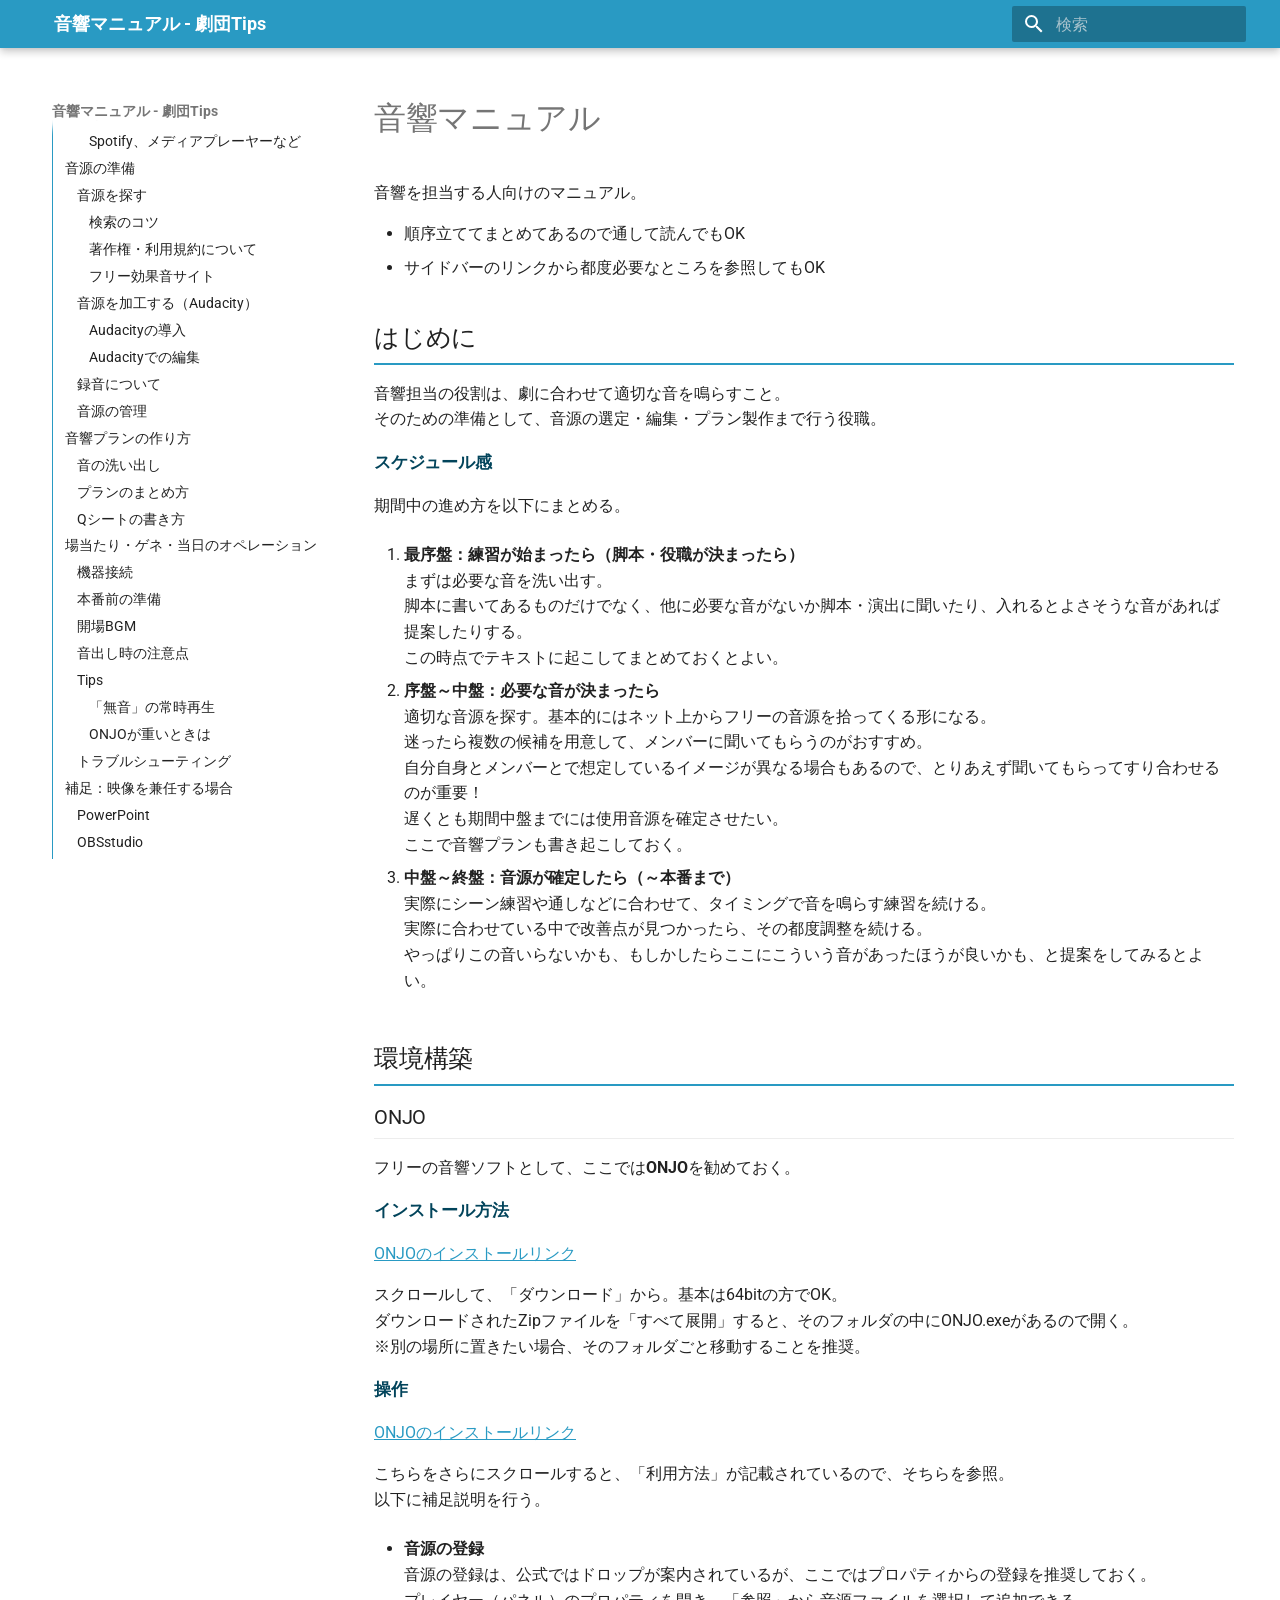
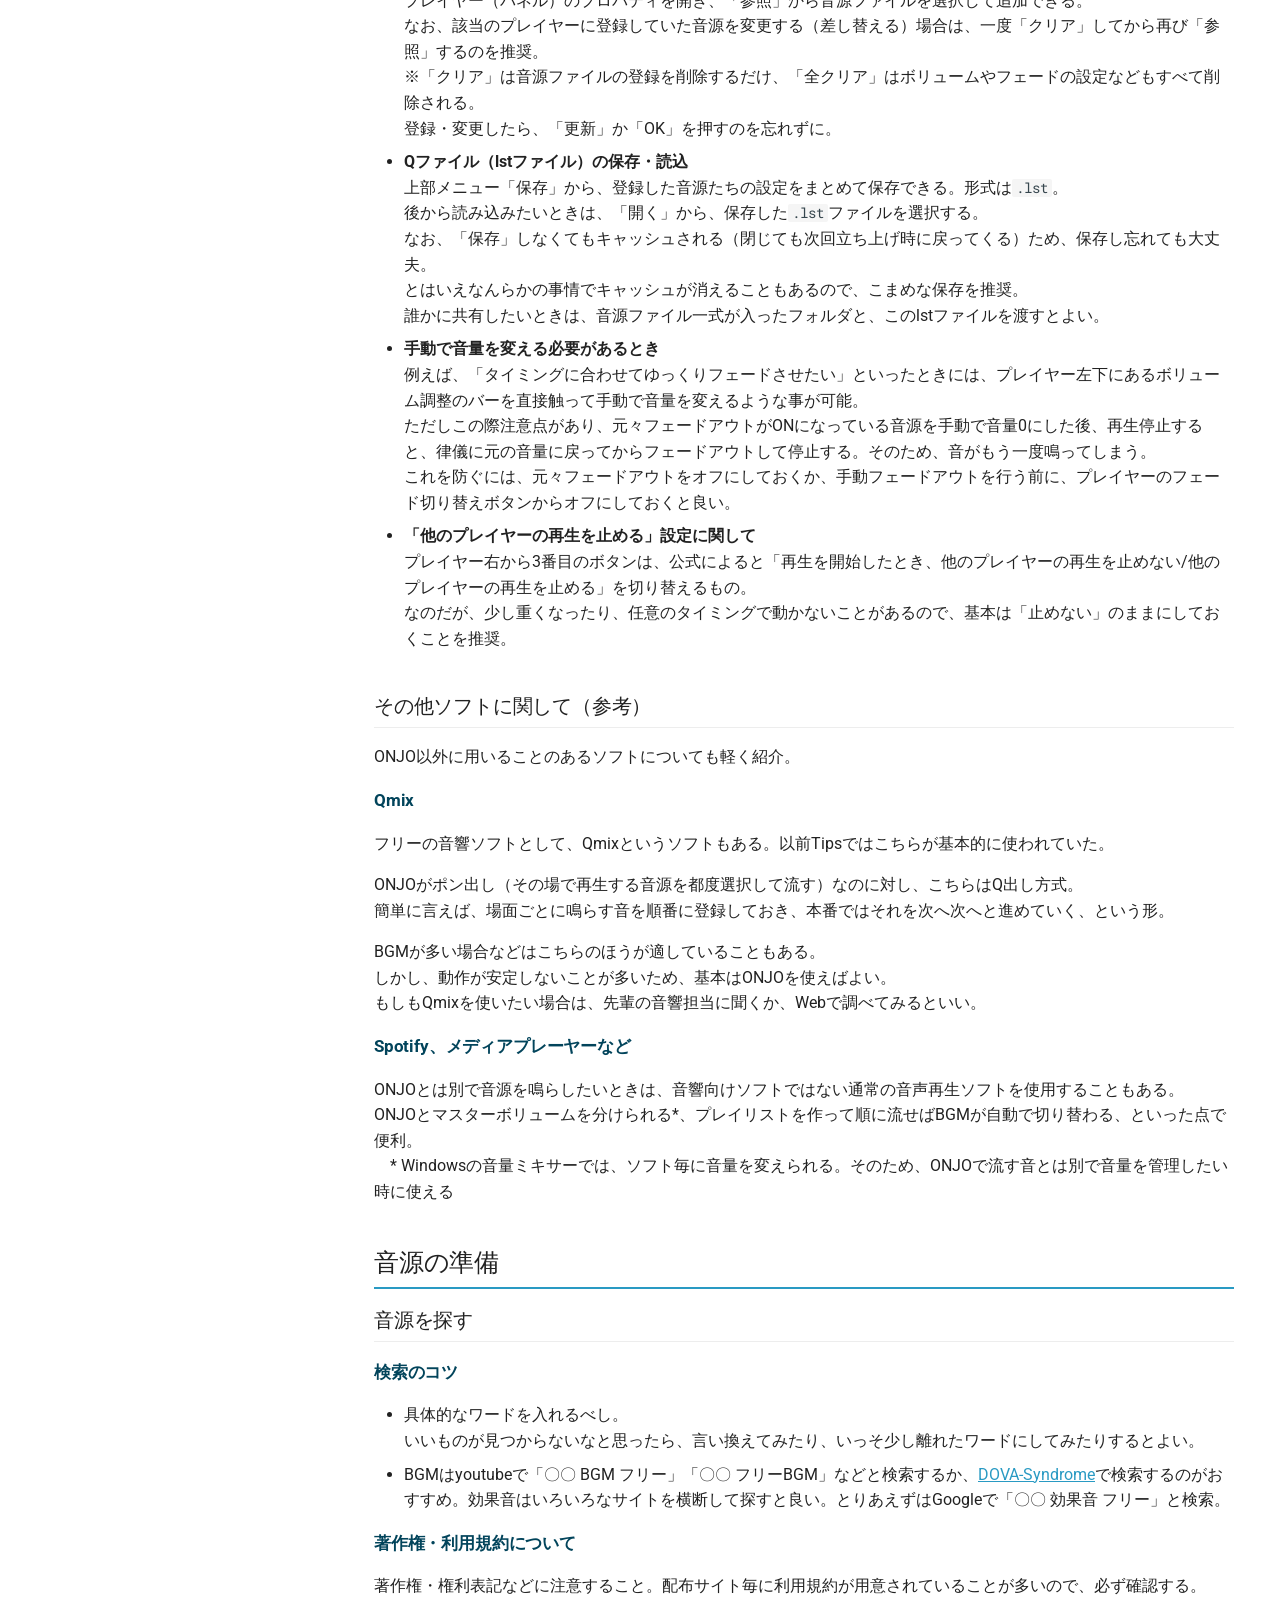
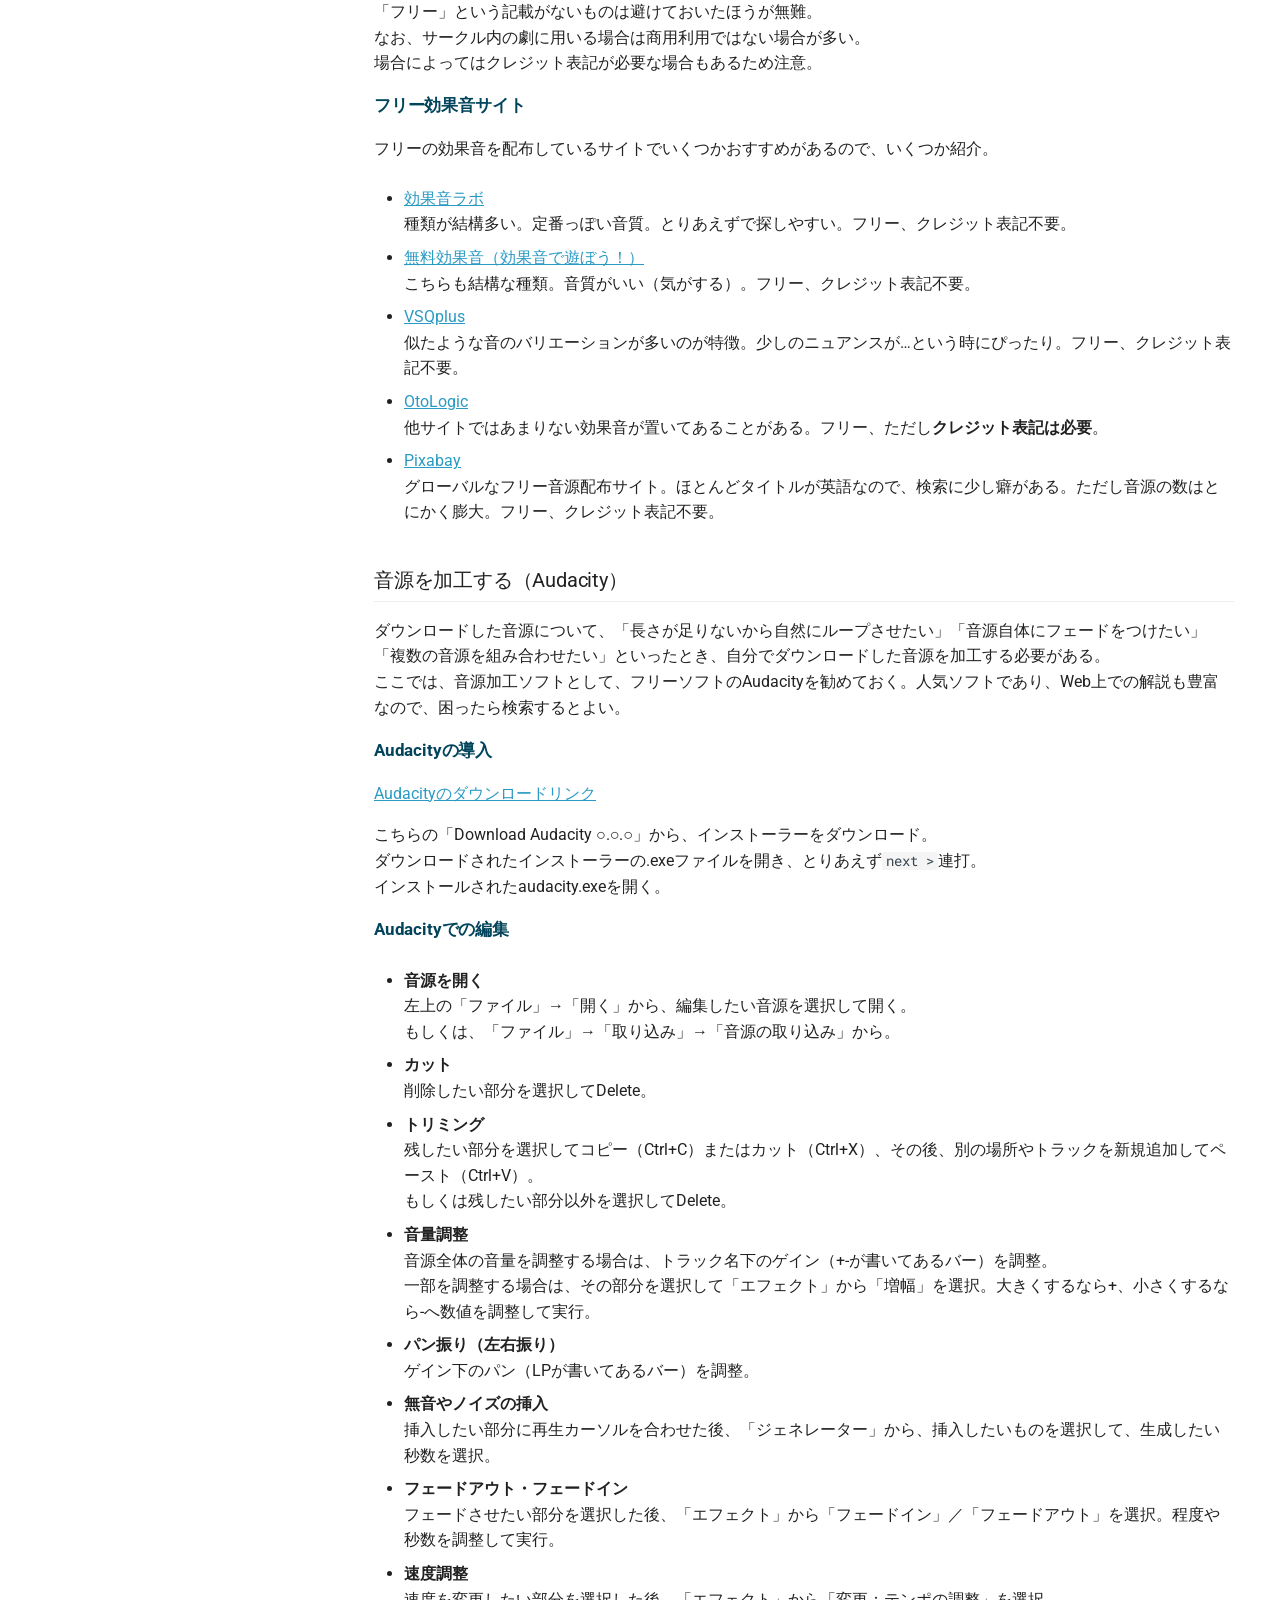
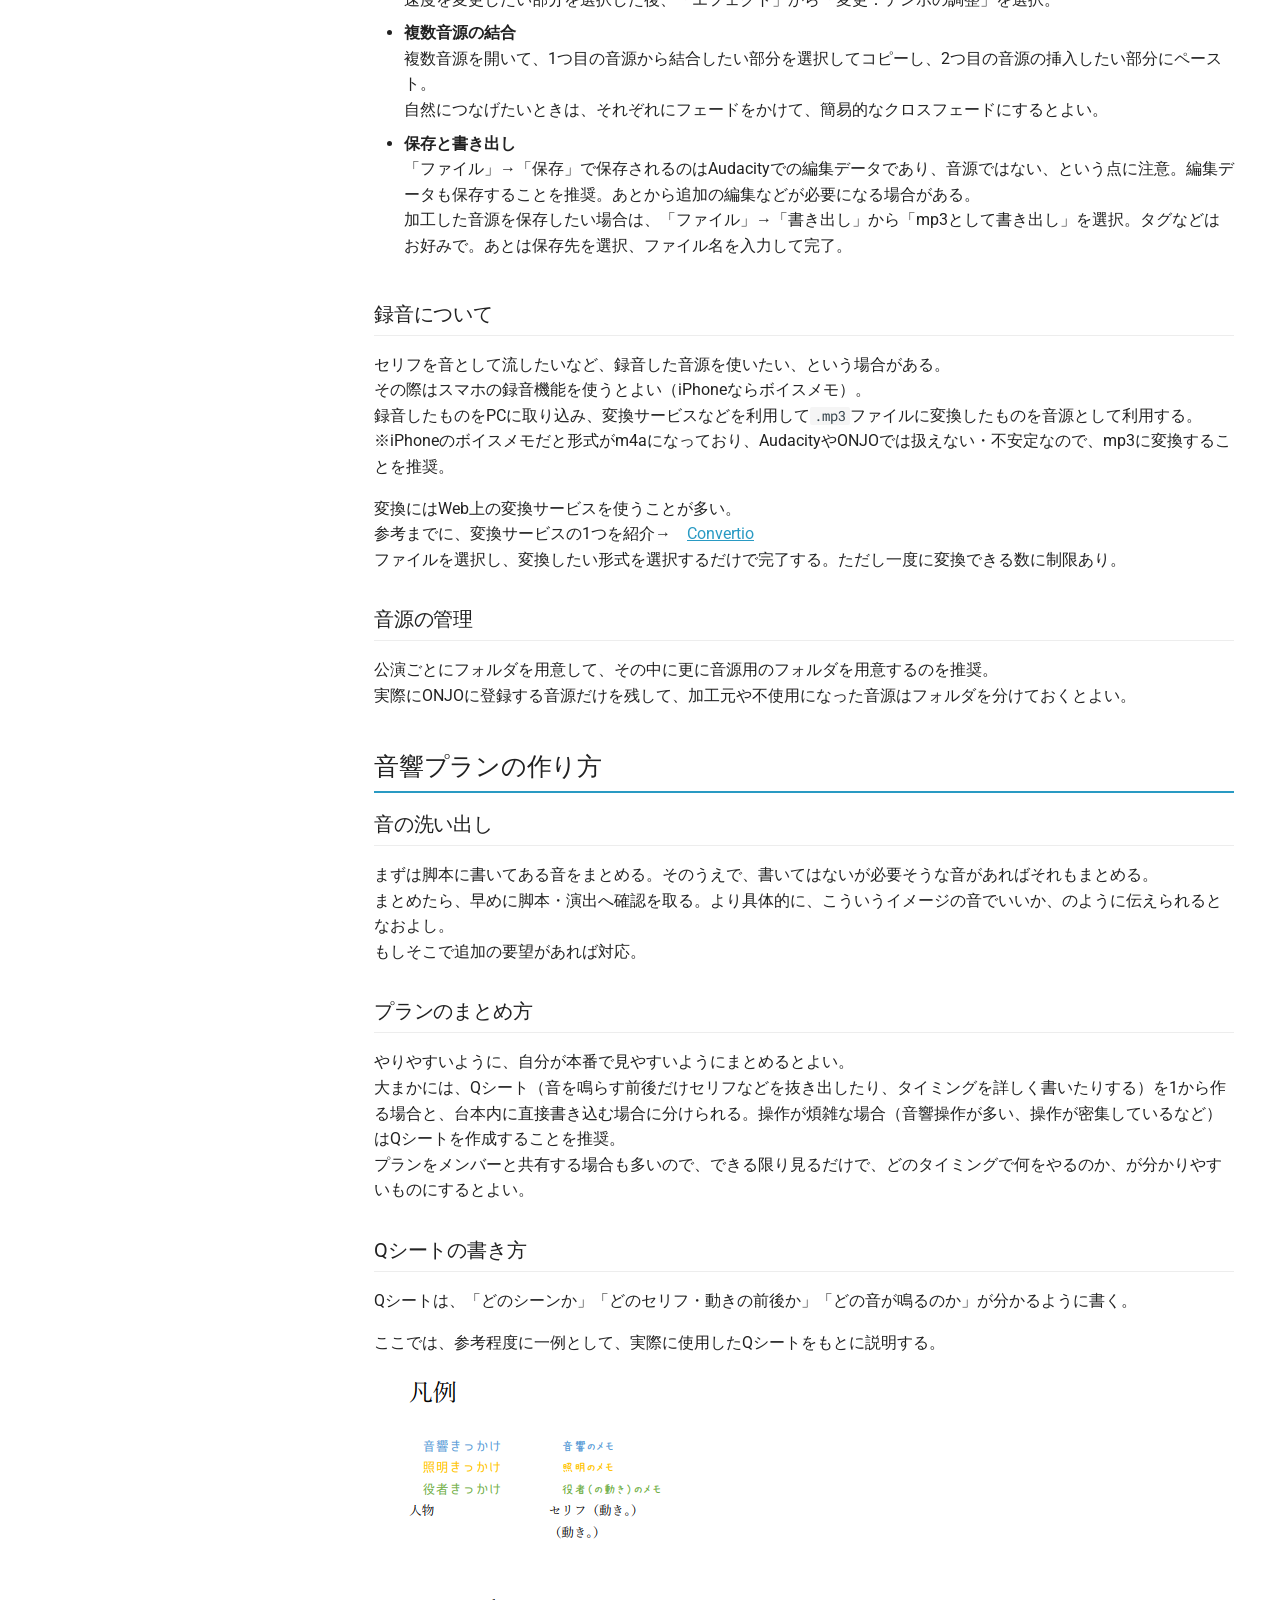
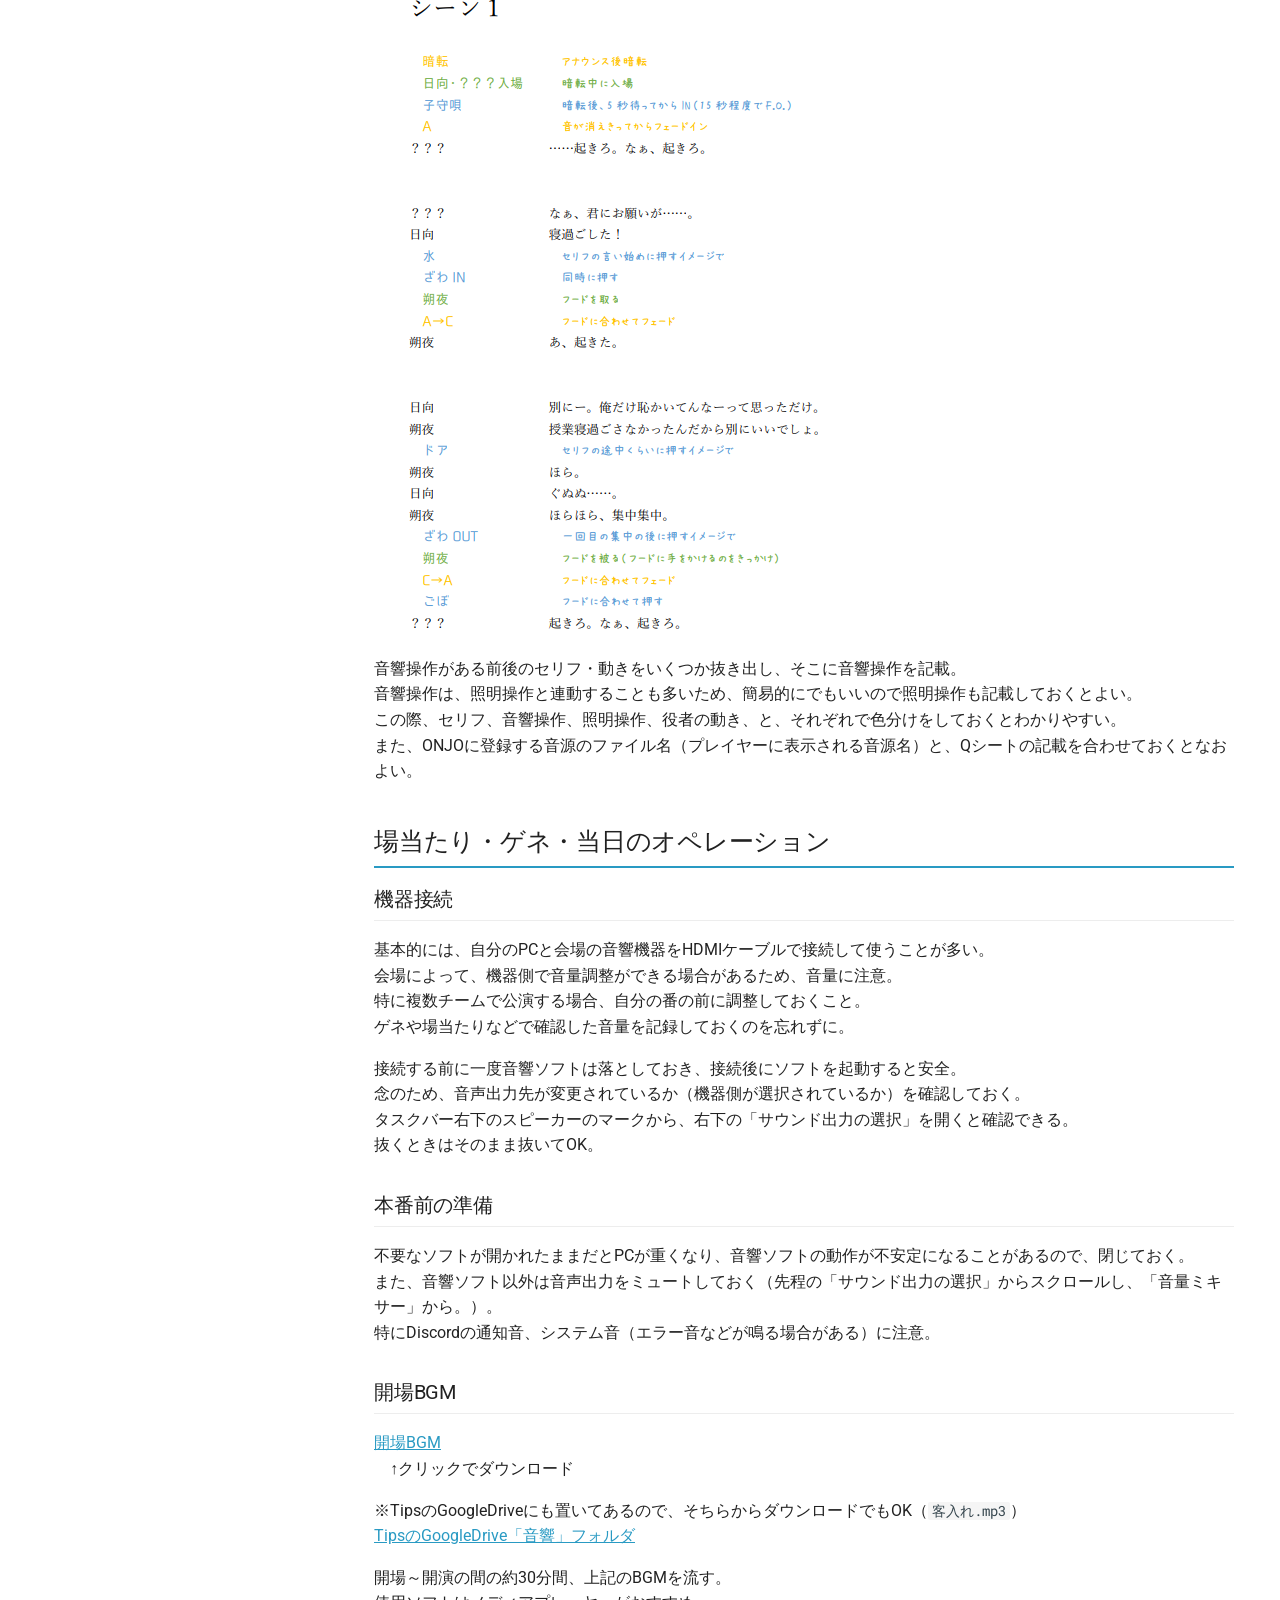
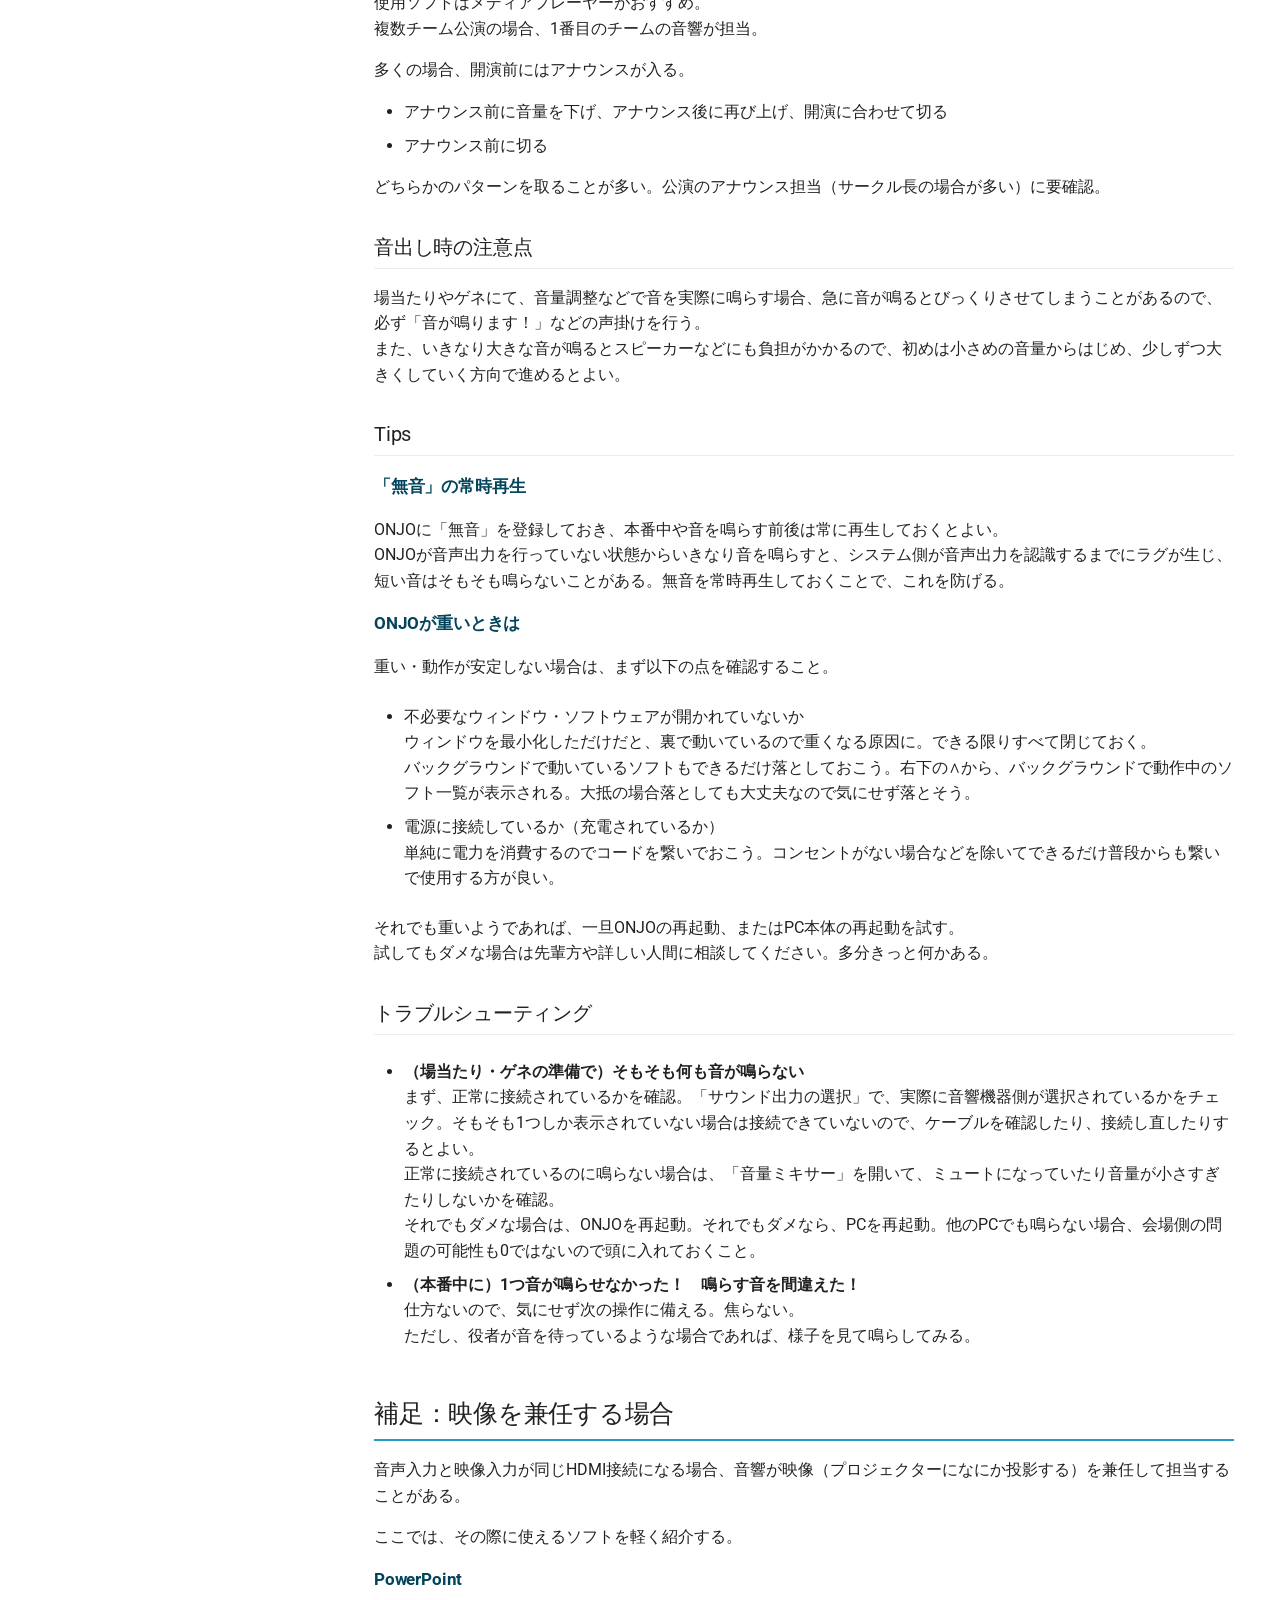
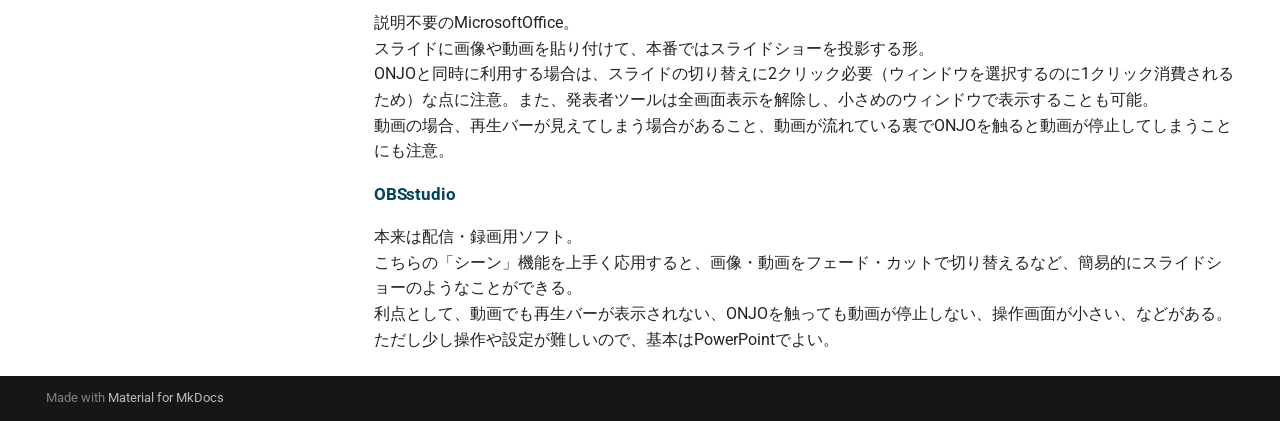
<file: index.html>
<!doctype html>
<html lang="ja" class="no-js">
  <head>
    
      <meta charset="utf-8">
      <meta name="viewport" content="width=device-width,initial-scale=1">
      
      
      
      
      
      
        
      
      
      <link rel="icon" href="assets/images/favicon.png">
      <meta name="generator" content="mkdocs-1.6.1, mkdocs-material-9.7.6">
    
    
      
        <title>音響マニュアル - 劇団Tips</title>
      
    
    
      <link rel="stylesheet" href="assets/stylesheets/main.484c7ddc.min.css">
      
      


    
    
      
    
    
      
        
        
        <link rel="preconnect" href="https://fonts.gstatic.com" crossorigin>
        <link rel="stylesheet" href="https://fonts.googleapis.com/css?family=Roboto:300,300i,400,400i,700,700i%7CRoboto+Mono:400,400i,700,700i&display=fallback">
        <style>:root{--md-text-font:"Roboto";--md-code-font:"Roboto Mono"}</style>
      
    
    
      <link rel="stylesheet" href="stylesheets/extra.css">
    
    <script>__md_scope=new URL(".",location),__md_hash=e=>[...e].reduce(((e,_)=>(e<<5)-e+_.charCodeAt(0)),0),__md_get=(e,_=localStorage,t=__md_scope)=>JSON.parse(_.getItem(t.pathname+"."+e)),__md_set=(e,_,t=localStorage,a=__md_scope)=>{try{t.setItem(a.pathname+"."+e,JSON.stringify(_))}catch(e){}}</script>
    
      

    
    
<meta property="og:title" content="音響マニュアル - 劇団Tips" />
<meta property="og:description" content="劇団Tipsの音響担当向けマニュアル" />
<meta property="og:type" content="website" />
<meta property="og:url" content="https://rainbowstar2400.github.io/リポジトリ名/" />

  </head>
  
  
    <body dir="ltr">
  
    
    <input class="md-toggle" data-md-toggle="drawer" type="checkbox" id="__drawer" autocomplete="off">
    <input class="md-toggle" data-md-toggle="search" type="checkbox" id="__search" autocomplete="off">
    <label class="md-overlay" for="__drawer"></label>
    <div data-md-component="skip">
      
        
        <a href="#_1" class="md-skip">
          コンテンツにスキップ
        </a>
      
    </div>
    <div data-md-component="announce">
      
    </div>
    
    
      

  

<header class="md-header md-header--shadow" data-md-component="header">
  <nav class="md-header__inner md-grid" aria-label="ヘッダー">
    <a href="." title="音響マニュアル - 劇団Tips" class="md-header__button md-logo" aria-label="音響マニュアル - 劇団Tips" data-md-component="logo">
      
  
  <svg xmlns="http://www.w3.org/2000/svg" viewBox="0 0 24 24"><path d="M12 8a3 3 0 0 0 3-3 3 3 0 0 0-3-3 3 3 0 0 0-3 3 3 3 0 0 0 3 3m0 3.54C9.64 9.35 6.5 8 3 8v11c3.5 0 6.64 1.35 9 3.54 2.36-2.19 5.5-3.54 9-3.54V8c-3.5 0-6.64 1.35-9 3.54"/></svg>

    </a>
    <label class="md-header__button md-icon" for="__drawer">
      
      <svg xmlns="http://www.w3.org/2000/svg" viewBox="0 0 24 24"><path d="M3 6h18v2H3zm0 5h18v2H3zm0 5h18v2H3z"/></svg>
    </label>
    <div class="md-header__title" data-md-component="header-title">
      <div class="md-header__ellipsis">
        <div class="md-header__topic">
          <span class="md-ellipsis">
            音響マニュアル - 劇団Tips
          </span>
        </div>
        <div class="md-header__topic" data-md-component="header-topic">
          <span class="md-ellipsis">
            
              音響マニュアル
            
          </span>
        </div>
      </div>
    </div>
    
    
      <script>var palette=__md_get("__palette");if(palette&&palette.color){if("(prefers-color-scheme)"===palette.color.media){var media=matchMedia("(prefers-color-scheme: light)"),input=document.querySelector(media.matches?"[data-md-color-media='(prefers-color-scheme: light)']":"[data-md-color-media='(prefers-color-scheme: dark)']");palette.color.media=input.getAttribute("data-md-color-media"),palette.color.scheme=input.getAttribute("data-md-color-scheme"),palette.color.primary=input.getAttribute("data-md-color-primary"),palette.color.accent=input.getAttribute("data-md-color-accent")}for(var[key,value]of Object.entries(palette.color))document.body.setAttribute("data-md-color-"+key,value)}</script>
    
    
    
      
      
        <label class="md-header__button md-icon" for="__search">
          
          <svg xmlns="http://www.w3.org/2000/svg" viewBox="0 0 24 24"><path d="M9.5 3A6.5 6.5 0 0 1 16 9.5c0 1.61-.59 3.09-1.56 4.23l.27.27h.79l5 5-1.5 1.5-5-5v-.79l-.27-.27A6.52 6.52 0 0 1 9.5 16 6.5 6.5 0 0 1 3 9.5 6.5 6.5 0 0 1 9.5 3m0 2C7 5 5 7 5 9.5S7 14 9.5 14 14 12 14 9.5 12 5 9.5 5"/></svg>
        </label>
        <div class="md-search" data-md-component="search" role="dialog">
  <label class="md-search__overlay" for="__search"></label>
  <div class="md-search__inner" role="search">
    <form class="md-search__form" name="search">
      <input type="text" class="md-search__input" name="query" aria-label="検索" placeholder="検索" autocapitalize="off" autocorrect="off" autocomplete="off" spellcheck="false" data-md-component="search-query" required>
      <label class="md-search__icon md-icon" for="__search">
        
        <svg xmlns="http://www.w3.org/2000/svg" viewBox="0 0 24 24"><path d="M9.5 3A6.5 6.5 0 0 1 16 9.5c0 1.61-.59 3.09-1.56 4.23l.27.27h.79l5 5-1.5 1.5-5-5v-.79l-.27-.27A6.52 6.52 0 0 1 9.5 16 6.5 6.5 0 0 1 3 9.5 6.5 6.5 0 0 1 9.5 3m0 2C7 5 5 7 5 9.5S7 14 9.5 14 14 12 14 9.5 12 5 9.5 5"/></svg>
        
        <svg xmlns="http://www.w3.org/2000/svg" viewBox="0 0 24 24"><path d="M20 11v2H8l5.5 5.5-1.42 1.42L4.16 12l7.92-7.92L13.5 5.5 8 11z"/></svg>
      </label>
      <nav class="md-search__options" aria-label="検索">
        
        <button type="reset" class="md-search__icon md-icon" title="クリア" aria-label="クリア" tabindex="-1">
          
          <svg xmlns="http://www.w3.org/2000/svg" viewBox="0 0 24 24"><path d="M19 6.41 17.59 5 12 10.59 6.41 5 5 6.41 10.59 12 5 17.59 6.41 19 12 13.41 17.59 19 19 17.59 13.41 12z"/></svg>
        </button>
      </nav>
      
        <div class="md-search__suggest" data-md-component="search-suggest"></div>
      
    </form>
    <div class="md-search__output">
      <div class="md-search__scrollwrap" tabindex="0" data-md-scrollfix>
        <div class="md-search-result" data-md-component="search-result">
          <div class="md-search-result__meta">
            検索を初期化
          </div>
          <ol class="md-search-result__list" role="presentation"></ol>
        </div>
      </div>
    </div>
  </div>
</div>
      
    
    
  </nav>
  
</header>
    
    <div class="md-container" data-md-component="container">
      
      
        
          
        
      
      <main class="md-main" data-md-component="main">
        <div class="md-main__inner md-grid">
          
            
              
              <div class="md-sidebar md-sidebar--primary" data-md-component="sidebar" data-md-type="navigation" >
                <div class="md-sidebar__scrollwrap">
                  <div class="md-sidebar__inner">
                    



  

<nav class="md-nav md-nav--primary md-nav--integrated" aria-label="ナビゲーション" data-md-level="0">
  <label class="md-nav__title" for="__drawer">
    <a href="." title="音響マニュアル - 劇団Tips" class="md-nav__button md-logo" aria-label="音響マニュアル - 劇団Tips" data-md-component="logo">
      
  
  <svg xmlns="http://www.w3.org/2000/svg" viewBox="0 0 24 24"><path d="M12 8a3 3 0 0 0 3-3 3 3 0 0 0-3-3 3 3 0 0 0-3 3 3 3 0 0 0 3 3m0 3.54C9.64 9.35 6.5 8 3 8v11c3.5 0 6.64 1.35 9 3.54 2.36-2.19 5.5-3.54 9-3.54V8c-3.5 0-6.64 1.35-9 3.54"/></svg>

    </a>
    音響マニュアル - 劇団Tips
  </label>
  
  <ul class="md-nav__list" data-md-scrollfix>
    
      
      
  
  
    
  
  
  
    <li class="md-nav__item md-nav__item--active">
      
      <input class="md-nav__toggle md-toggle" type="checkbox" id="__toc">
      
      
        
      
      
        <label class="md-nav__link md-nav__link--active" for="__toc">
          
  
  
  <span class="md-ellipsis">
    
  
    音響マニュアル
  

    
  </span>
  
  

          <span class="md-nav__icon md-icon"></span>
        </label>
      
      <a href="." class="md-nav__link md-nav__link--active">
        
  
  
  <span class="md-ellipsis">
    
  
    音響マニュアル
  

    
  </span>
  
  

      </a>
      
        

<nav class="md-nav md-nav--secondary" aria-label="目次">
  
  
  
    
  
  
    <label class="md-nav__title" for="__toc">
      <span class="md-nav__icon md-icon"></span>
      目次
    </label>
    <ul class="md-nav__list" data-md-component="toc" data-md-scrollfix>
      
        <li class="md-nav__item">
  <a href="#_2" class="md-nav__link">
    <span class="md-ellipsis">
      
        はじめに
      
    </span>
  </a>
  
    <nav class="md-nav" aria-label="はじめに">
      <ul class="md-nav__list">
        
          <li class="md-nav__item">
  <a href="#_3" class="md-nav__link">
    <span class="md-ellipsis">
      
        スケジュール感
      
    </span>
  </a>
  
</li>
        
      </ul>
    </nav>
  
</li>
      
        <li class="md-nav__item">
  <a href="#_4" class="md-nav__link">
    <span class="md-ellipsis">
      
        環境構築
      
    </span>
  </a>
  
    <nav class="md-nav" aria-label="環境構築">
      <ul class="md-nav__list">
        
          <li class="md-nav__item">
  <a href="#onjo" class="md-nav__link">
    <span class="md-ellipsis">
      
        ONJO
      
    </span>
  </a>
  
    <nav class="md-nav" aria-label="ONJO">
      <ul class="md-nav__list">
        
          <li class="md-nav__item">
  <a href="#_5" class="md-nav__link">
    <span class="md-ellipsis">
      
        インストール方法
      
    </span>
  </a>
  
</li>
        
          <li class="md-nav__item">
  <a href="#_6" class="md-nav__link">
    <span class="md-ellipsis">
      
        操作
      
    </span>
  </a>
  
</li>
        
      </ul>
    </nav>
  
</li>
        
          <li class="md-nav__item">
  <a href="#_7" class="md-nav__link">
    <span class="md-ellipsis">
      
        その他ソフトに関して（参考）
      
    </span>
  </a>
  
    <nav class="md-nav" aria-label="その他ソフトに関して（参考）">
      <ul class="md-nav__list">
        
          <li class="md-nav__item">
  <a href="#qmix" class="md-nav__link">
    <span class="md-ellipsis">
      
        Qmix
      
    </span>
  </a>
  
</li>
        
          <li class="md-nav__item">
  <a href="#spotify" class="md-nav__link">
    <span class="md-ellipsis">
      
        Spotify、メディアプレーヤーなど
      
    </span>
  </a>
  
</li>
        
      </ul>
    </nav>
  
</li>
        
      </ul>
    </nav>
  
</li>
      
        <li class="md-nav__item">
  <a href="#_8" class="md-nav__link">
    <span class="md-ellipsis">
      
        音源の準備
      
    </span>
  </a>
  
    <nav class="md-nav" aria-label="音源の準備">
      <ul class="md-nav__list">
        
          <li class="md-nav__item">
  <a href="#_9" class="md-nav__link">
    <span class="md-ellipsis">
      
        音源を探す
      
    </span>
  </a>
  
    <nav class="md-nav" aria-label="音源を探す">
      <ul class="md-nav__list">
        
          <li class="md-nav__item">
  <a href="#_10" class="md-nav__link">
    <span class="md-ellipsis">
      
        検索のコツ
      
    </span>
  </a>
  
</li>
        
          <li class="md-nav__item">
  <a href="#_11" class="md-nav__link">
    <span class="md-ellipsis">
      
        著作権・利用規約について
      
    </span>
  </a>
  
</li>
        
          <li class="md-nav__item">
  <a href="#_12" class="md-nav__link">
    <span class="md-ellipsis">
      
        フリー効果音サイト
      
    </span>
  </a>
  
</li>
        
      </ul>
    </nav>
  
</li>
        
          <li class="md-nav__item">
  <a href="#audacity" class="md-nav__link">
    <span class="md-ellipsis">
      
        音源を加工する（Audacity）
      
    </span>
  </a>
  
    <nav class="md-nav" aria-label="音源を加工する（Audacity）">
      <ul class="md-nav__list">
        
          <li class="md-nav__item">
  <a href="#audacity_1" class="md-nav__link">
    <span class="md-ellipsis">
      
        Audacityの導入
      
    </span>
  </a>
  
</li>
        
          <li class="md-nav__item">
  <a href="#audacity_2" class="md-nav__link">
    <span class="md-ellipsis">
      
        Audacityでの編集
      
    </span>
  </a>
  
</li>
        
      </ul>
    </nav>
  
</li>
        
          <li class="md-nav__item">
  <a href="#_13" class="md-nav__link">
    <span class="md-ellipsis">
      
        録音について
      
    </span>
  </a>
  
</li>
        
          <li class="md-nav__item">
  <a href="#_14" class="md-nav__link">
    <span class="md-ellipsis">
      
        音源の管理
      
    </span>
  </a>
  
</li>
        
      </ul>
    </nav>
  
</li>
      
        <li class="md-nav__item">
  <a href="#_15" class="md-nav__link">
    <span class="md-ellipsis">
      
        音響プランの作り方
      
    </span>
  </a>
  
    <nav class="md-nav" aria-label="音響プランの作り方">
      <ul class="md-nav__list">
        
          <li class="md-nav__item">
  <a href="#_16" class="md-nav__link">
    <span class="md-ellipsis">
      
        音の洗い出し
      
    </span>
  </a>
  
</li>
        
          <li class="md-nav__item">
  <a href="#_17" class="md-nav__link">
    <span class="md-ellipsis">
      
        プランのまとめ方
      
    </span>
  </a>
  
</li>
        
          <li class="md-nav__item">
  <a href="#q" class="md-nav__link">
    <span class="md-ellipsis">
      
        Qシートの書き方
      
    </span>
  </a>
  
</li>
        
      </ul>
    </nav>
  
</li>
      
        <li class="md-nav__item">
  <a href="#_18" class="md-nav__link">
    <span class="md-ellipsis">
      
        場当たり・ゲネ・当日のオペレーション
      
    </span>
  </a>
  
    <nav class="md-nav" aria-label="場当たり・ゲネ・当日のオペレーション">
      <ul class="md-nav__list">
        
          <li class="md-nav__item">
  <a href="#_19" class="md-nav__link">
    <span class="md-ellipsis">
      
        機器接続
      
    </span>
  </a>
  
</li>
        
          <li class="md-nav__item">
  <a href="#_20" class="md-nav__link">
    <span class="md-ellipsis">
      
        本番前の準備
      
    </span>
  </a>
  
</li>
        
          <li class="md-nav__item">
  <a href="#bgm" class="md-nav__link">
    <span class="md-ellipsis">
      
        開場BGM
      
    </span>
  </a>
  
</li>
        
          <li class="md-nav__item">
  <a href="#_21" class="md-nav__link">
    <span class="md-ellipsis">
      
        音出し時の注意点
      
    </span>
  </a>
  
</li>
        
          <li class="md-nav__item">
  <a href="#tips" class="md-nav__link">
    <span class="md-ellipsis">
      
        Tips
      
    </span>
  </a>
  
    <nav class="md-nav" aria-label="Tips">
      <ul class="md-nav__list">
        
          <li class="md-nav__item">
  <a href="#_22" class="md-nav__link">
    <span class="md-ellipsis">
      
        「無音」の常時再生
      
    </span>
  </a>
  
</li>
        
          <li class="md-nav__item">
  <a href="#onjo_1" class="md-nav__link">
    <span class="md-ellipsis">
      
        ONJOが重いときは
      
    </span>
  </a>
  
</li>
        
      </ul>
    </nav>
  
</li>
        
          <li class="md-nav__item">
  <a href="#_23" class="md-nav__link">
    <span class="md-ellipsis">
      
        トラブルシューティング
      
    </span>
  </a>
  
</li>
        
      </ul>
    </nav>
  
</li>
      
        <li class="md-nav__item">
  <a href="#_24" class="md-nav__link">
    <span class="md-ellipsis">
      
        補足：映像を兼任する場合
      
    </span>
  </a>
  
    <nav class="md-nav" aria-label="補足：映像を兼任する場合">
      <ul class="md-nav__list">
        
          <li class="md-nav__item">
  <a href="#powerpoint" class="md-nav__link">
    <span class="md-ellipsis">
      
        PowerPoint
      
    </span>
  </a>
  
</li>
        
          <li class="md-nav__item">
  <a href="#obsstudio" class="md-nav__link">
    <span class="md-ellipsis">
      
        OBSstudio
      
    </span>
  </a>
  
</li>
        
      </ul>
    </nav>
  
</li>
      
    </ul>
  
</nav>
      
    </li>
  

    
  </ul>
</nav>
                  </div>
                </div>
              </div>
            
            
          
          
            <div class="md-content" data-md-component="content">
              
              <article class="md-content__inner md-typeset">
                
                  



<h1 id="_1">音響マニュアル<a class="headerlink" href="#_1" title="Permanent link">&para;</a></h1>
<p>音響を担当する人向けのマニュアル。</p>
<ul>
<li>順序立ててまとめてあるので通して読んでもOK</li>
<li>サイドバーのリンクから都度必要なところを参照してもOK</li>
</ul>
<h2 id="_2">はじめに<a class="headerlink" href="#_2" title="Permanent link">&para;</a></h2>
<p>音響担当の役割は、劇に合わせて適切な音を鳴らすこと。<br />
そのための準備として、音源の選定・編集・プラン製作まで行う役職。</p>
<h4 id="_3">スケジュール感<a class="headerlink" href="#_3" title="Permanent link">&para;</a></h4>
<p>期間中の進め方を以下にまとめる。</p>
<ol>
<li>
<p><strong>最序盤：練習が始まったら（脚本・役職が決まったら）</strong><br />
まずは必要な音を洗い出す。<br />
脚本に書いてあるものだけでなく、他に必要な音がないか脚本・演出に聞いたり、入れるとよさそうな音があれば提案したりする。<br />
この時点でテキストに起こしてまとめておくとよい。</p>
</li>
<li>
<p><strong>序盤～中盤：必要な音が決まったら</strong><br />
適切な音源を探す。基本的にはネット上からフリーの音源を拾ってくる形になる。<br />
迷ったら複数の候補を用意して、メンバーに聞いてもらうのがおすすめ。<br />
自分自身とメンバーとで想定しているイメージが異なる場合もあるので、とりあえず聞いてもらってすり合わせるのが重要！<br />
遅くとも期間中盤までには使用音源を確定させたい。<br />
ここで音響プランも書き起こしておく。</p>
</li>
<li>
<p><strong>中盤～終盤：音源が確定したら（～本番まで）</strong><br />
実際にシーン練習や通しなどに合わせて、タイミングで音を鳴らす練習を続ける。<br />
実際に合わせている中で改善点が見つかったら、その都度調整を続ける。<br />
やっぱりこの音いらないかも、もしかしたらここにこういう音があったほうが良いかも、と提案をしてみるとよい。</p>
</li>
</ol>
<h2 id="_4">環境構築<a class="headerlink" href="#_4" title="Permanent link">&para;</a></h2>
<h3 id="onjo">ONJO<a class="headerlink" href="#onjo" title="Permanent link">&para;</a></h3>
<p>フリーの音響ソフトとして、ここでは<strong>ONJO</strong>を勧めておく。</p>
<h4 id="_5">インストール方法<a class="headerlink" href="#_5" title="Permanent link">&para;</a></h4>
<p><a href="https://kanae.net/products/onjo_ja.html">ONJOのインストールリンク</a></p>
<p>スクロールして、「ダウンロード」から。基本は64bitの方でOK。<br />
ダウンロードされたZipファイルを「すべて展開」すると、そのフォルダの中にONJO.exeがあるので開く。<br />
※別の場所に置きたい場合、そのフォルダごと移動することを推奨。</p>
<h4 id="_6">操作<a class="headerlink" href="#_6" title="Permanent link">&para;</a></h4>
<p><a href="https://kanae.net/products/onjo_ja.html">ONJOのインストールリンク</a></p>
<p>こちらをさらにスクロールすると、「利用方法」が記載されているので、そちらを参照。<br />
以下に補足説明を行う。</p>
<ul>
<li>
<p><strong>音源の登録</strong><br />
音源の登録は、公式ではドロップが案内されているが、ここではプロパティからの登録を推奨しておく。<br />
プレイヤー（パネル）のプロパティを開き、「参照」から音源ファイルを選択して追加できる。<br />
なお、該当のプレイヤーに登録していた音源を変更する（差し替える）場合は、一度「クリア」してから再び「参照」するのを推奨。<br />
※「クリア」は音源ファイルの登録を削除するだけ、「全クリア」はボリュームやフェードの設定などもすべて削除される。<br />
登録・変更したら、「更新」か「OK」を押すのを忘れずに。</p>
</li>
<li>
<p><strong>Qファイル（lstファイル）の保存・読込</strong><br />
上部メニュー「保存」から、登録した音源たちの設定をまとめて保存できる。形式は<code>.lst</code>。<br />
後から読み込みたいときは、「開く」から、保存した<code>.lst</code>ファイルを選択する。<br />
なお、「保存」しなくてもキャッシュされる（閉じても次回立ち上げ時に戻ってくる）ため、保存し忘れても大丈夫。<br />
とはいえなんらかの事情でキャッシュが消えることもあるので、こまめな保存を推奨。<br />
誰かに共有したいときは、音源ファイル一式が入ったフォルダと、このlstファイルを渡すとよい。</p>
</li>
<li>
<p><strong>手動で音量を変える必要があるとき</strong><br />
例えば、「タイミングに合わせてゆっくりフェードさせたい」といったときには、プレイヤー左下にあるボリューム調整のバーを直接触って手動で音量を変えるような事が可能。<br />
ただしこの際注意点があり、元々フェードアウトがONになっている音源を手動で音量0にした後、再生停止すると、律儀に元の音量に戻ってからフェードアウトして停止する。そのため、音がもう一度鳴ってしまう。<br />
これを防ぐには、元々フェードアウトをオフにしておくか、手動フェードアウトを行う前に、プレイヤーのフェード切り替えボタンからオフにしておくと良い。</p>
</li>
<li>
<p><strong>「他のプレイヤーの再生を止める」設定に関して</strong><br />
プレイヤー右から3番目のボタンは、公式によると「再生を開始したとき、他のプレイヤーの再生を止めない/他のプレイヤーの再生を止める」を切り替えるもの。<br />
なのだが、少し重くなったり、任意のタイミングで動かないことがあるので、基本は「止めない」のままにしておくことを推奨。</p>
</li>
</ul>
<h3 id="_7">その他ソフトに関して（参考）<a class="headerlink" href="#_7" title="Permanent link">&para;</a></h3>
<p>ONJO以外に用いることのあるソフトについても軽く紹介。</p>
<h4 id="qmix">Qmix<a class="headerlink" href="#qmix" title="Permanent link">&para;</a></h4>
<p>フリーの音響ソフトとして、Qmixというソフトもある。以前Tipsではこちらが基本的に使われていた。</p>
<p>ONJOがポン出し（その場で再生する音源を都度選択して流す）なのに対し、こちらはQ出し方式。<br />
簡単に言えば、場面ごとに鳴らす音を順番に登録しておき、本番ではそれを次へ次へと進めていく、という形。</p>
<p>BGMが多い場合などはこちらのほうが適していることもある。<br />
しかし、動作が安定しないことが多いため、基本はONJOを使えばよい。<br />
もしもQmixを使いたい場合は、先輩の音響担当に聞くか、Webで調べてみるといい。</p>
<h4 id="spotify">Spotify、メディアプレーヤーなど<a class="headerlink" href="#spotify" title="Permanent link">&para;</a></h4>
<p>ONJOとは別で音源を鳴らしたいときは、音響向けソフトではない通常の音声再生ソフトを使用することもある。<br />
ONJOとマスターボリュームを分けられる*、プレイリストを作って順に流せばBGMが自動で切り替わる、といった点で便利。<br />
　* Windowsの音量ミキサーでは、ソフト毎に音量を変えられる。そのため、ONJOで流す音とは別で音量を管理したい時に使える</p>
<h2 id="_8">音源の準備<a class="headerlink" href="#_8" title="Permanent link">&para;</a></h2>
<h3 id="_9">音源を探す<a class="headerlink" href="#_9" title="Permanent link">&para;</a></h3>
<h4 id="_10">検索のコツ<a class="headerlink" href="#_10" title="Permanent link">&para;</a></h4>
<ul>
<li>具体的なワードを入れるべし。<br />
いいものが見つからないなと思ったら、言い換えてみたり、いっそ少し離れたワードにしてみたりするとよい。</li>
<li>BGMはyoutubeで「〇〇 BGM フリー」「〇〇 フリーBGM」などと検索するか、<a href="https://dova-s.jp/">DOVA-Syndrome</a>で検索するのがおすすめ。効果音はいろいろなサイトを横断して探すと良い。とりあえずはGoogleで「〇〇 効果音 フリー」と検索。</li>
</ul>
<h4 id="_11">著作権・利用規約について<a class="headerlink" href="#_11" title="Permanent link">&para;</a></h4>
<p>著作権・権利表記などに注意すること。配布サイト毎に利用規約が用意されていることが多いので、必ず確認する。<br />
「フリー」という記載がないものは避けておいたほうが無難。<br />
なお、サークル内の劇に用いる場合は商用利用ではない場合が多い。<br />
場合によってはクレジット表記が必要な場合もあるため注意。</p>
<h4 id="_12">フリー効果音サイト<a class="headerlink" href="#_12" title="Permanent link">&para;</a></h4>
<p>フリーの効果音を配布しているサイトでいくつかおすすめがあるので、いくつか紹介。</p>
<ul>
<li>
<p><a href="https://soundeffect-lab.info/">効果音ラボ</a><br />
種類が結構多い。定番っぽい音質。とりあえずで探しやすい。フリー、クレジット表記不要。</p>
</li>
<li>
<p><a href="https://taira-komori.net/freesound.html">無料効果音（効果音で遊ぼう！）</a><br />
こちらも結構な種類。音質がいい（気がする）。フリー、クレジット表記不要。</p>
</li>
<li>
<p><a href="https://vsq.co.jp/plus/">VSQplus</a><br />
似たような音のバリエーションが多いのが特徴。少しのニュアンスが…という時にぴったり。フリー、クレジット表記不要。</p>
</li>
<li>
<p><a href="https://otologic.jp/">OtoLogic</a><br />
他サイトではあまりない効果音が置いてあることがある。フリー、ただし<strong><strong>クレジット表記は必要</strong></strong>。</p>
</li>
<li>
<p><a href="https://pixabay.com/ja/sound-effects/">Pixabay</a><br />
グローバルなフリー音源配布サイト。ほとんどタイトルが英語なので、検索に少し癖がある。ただし音源の数はとにかく膨大。フリー、クレジット表記不要。</p>
</li>
</ul>
<h3 id="audacity">音源を加工する（Audacity）<a class="headerlink" href="#audacity" title="Permanent link">&para;</a></h3>
<p>ダウンロードした音源について、「長さが足りないから自然にループさせたい」「音源自体にフェードをつけたい」「複数の音源を組み合わせたい」といったとき、自分でダウンロードした音源を加工する必要がある。<br />
ここでは、音源加工ソフトとして、フリーソフトのAudacityを勧めておく。人気ソフトであり、Web上での解説も豊富なので、困ったら検索するとよい。</p>
<h4 id="audacity_1">Audacityの導入<a class="headerlink" href="#audacity_1" title="Permanent link">&para;</a></h4>
<p><a href="https://www.audacityteam.org/">Audacityのダウンロードリンク</a></p>
<p>こちらの「Download Audacity ○.○.○」から、インストーラーをダウンロード。<br />
ダウンロードされたインストーラーの.exeファイルを開き、とりあえず<code>next &gt;</code>連打。<br />
インストールされたaudacity.exeを開く。</p>
<h4 id="audacity_2">Audacityでの編集<a class="headerlink" href="#audacity_2" title="Permanent link">&para;</a></h4>
<ul>
<li>
<p><strong>音源を開く</strong><br />
左上の「ファイル」→「開く」から、編集したい音源を選択して開く。<br />
もしくは、「ファイル」→「取り込み」→「音源の取り込み」から。</p>
</li>
<li>
<p><strong>カット</strong><br />
削除したい部分を選択してDelete。</p>
</li>
<li>
<p><strong>トリミング</strong><br />
残したい部分を選択してコピー（Ctrl+C）またはカット（Ctrl+X）、その後、別の場所やトラックを新規追加してペースト（Ctrl+V）。<br />
もしくは残したい部分以外を選択してDelete。</p>
</li>
<li>
<p><strong>音量調整</strong><br />
音源全体の音量を調整する場合は、トラック名下のゲイン（+-が書いてあるバー）を調整。<br />
一部を調整する場合は、その部分を選択して「エフェクト」から「増幅」を選択。大きくするなら+、小さくするなら-へ数値を調整して実行。</p>
</li>
<li>
<p><strong>パン振り（左右振り）</strong><br />
ゲイン下のパン（LPが書いてあるバー）を調整。</p>
</li>
<li>
<p><strong>無音やノイズの挿入</strong><br />
挿入したい部分に再生カーソルを合わせた後、「ジェネレーター」から、挿入したいものを選択して、生成したい秒数を選択。</p>
</li>
<li>
<p><strong>フェードアウト・フェードイン</strong><br />
フェードさせたい部分を選択した後、「エフェクト」から「フェードイン」／「フェードアウト」を選択。程度や秒数を調整して実行。</p>
</li>
<li>
<p><strong>速度調整</strong><br />
速度を変更したい部分を選択した後、「エフェクト」から「変更：テンポの調整」を選択。</p>
</li>
<li>
<p><strong>複数音源の結合</strong><br />
複数音源を開いて、1つ目の音源から結合したい部分を選択してコピーし、2つ目の音源の挿入したい部分にペースト。<br />
自然につなげたいときは、それぞれにフェードをかけて、簡易的なクロスフェードにするとよい。</p>
</li>
<li>
<p><strong>保存と書き出し</strong><br />
「ファイル」→「保存」で保存されるのはAudacityでの編集データであり、音源ではない、という点に注意。編集データも保存することを推奨。あとから追加の編集などが必要になる場合がある。<br />
加工した音源を保存したい場合は、「ファイル」→「書き出し」から「mp3として書き出し」を選択。タグなどはお好みで。あとは保存先を選択、ファイル名を入力して完了。</p>
</li>
</ul>
<h3 id="_13">録音について<a class="headerlink" href="#_13" title="Permanent link">&para;</a></h3>
<p>セリフを音として流したいなど、録音した音源を使いたい、という場合がある。<br />
その際はスマホの録音機能を使うとよい（iPhoneならボイスメモ）。<br />
録音したものをPCに取り込み、変換サービスなどを利用して<code>.mp3</code>ファイルに変換したものを音源として利用する。<br />
※iPhoneのボイスメモだと形式がm4aになっており、AudacityやONJOでは扱えない・不安定なので、mp3に変換することを推奨。</p>
<p>変換にはWeb上の変換サービスを使うことが多い。<br />
参考までに、変換サービスの1つを紹介→　<a href="https://convertio.co/ja/">Convertio</a><br />
ファイルを選択し、変換したい形式を選択するだけで完了する。ただし一度に変換できる数に制限あり。</p>
<h3 id="_14">音源の管理<a class="headerlink" href="#_14" title="Permanent link">&para;</a></h3>
<p>公演ごとにフォルダを用意して、その中に更に音源用のフォルダを用意するのを推奨。<br />
実際にONJOに登録する音源だけを残して、加工元や不使用になった音源はフォルダを分けておくとよい。</p>
<h2 id="_15">音響プランの作り方<a class="headerlink" href="#_15" title="Permanent link">&para;</a></h2>
<h3 id="_16">音の洗い出し<a class="headerlink" href="#_16" title="Permanent link">&para;</a></h3>
<p>まずは脚本に書いてある音をまとめる。そのうえで、書いてはないが必要そうな音があればそれもまとめる。<br />
まとめたら、早めに脚本・演出へ確認を取る。より具体的に、こういうイメージの音でいいか、のように伝えられるとなおよし。<br />
もしそこで追加の要望があれば対応。</p>
<h3 id="_17">プランのまとめ方<a class="headerlink" href="#_17" title="Permanent link">&para;</a></h3>
<p>やりやすいように、自分が本番で見やすいようにまとめるとよい。<br />
大まかには、Qシート（音を鳴らす前後だけセリフなどを抜き出したり、タイミングを詳しく書いたりする）を1から作る場合と、台本内に直接書き込む場合に分けられる。操作が煩雑な場合（音響操作が多い、操作が密集しているなど）はQシートを作成することを推奨。<br />
プランをメンバーと共有する場合も多いので、できる限り見るだけで、どのタイミングで何をやるのか、が分かりやすいものにするとよい。</p>
<h3 id="q">Qシートの書き方<a class="headerlink" href="#q" title="Permanent link">&para;</a></h3>
<p>Qシートは、「どのシーンか」「どのセリフ・動きの前後か」「どの音が鳴るのか」が分かるように書く。</p>
<p>ここでは、参考程度に一例として、実際に使用したQシートをもとに説明する。</p>
<p><a href="Q_sheet.png"><img alt="実際に用いたQシートの例" src="Q_sheet.png" /></a></p>
<p>音響操作がある前後のセリフ・動きをいくつか抜き出し、そこに音響操作を記載。<br />
音響操作は、照明操作と連動することも多いため、簡易的にでもいいので照明操作も記載しておくとよい。<br />
この際、セリフ、音響操作、照明操作、役者の動き、と、それぞれで色分けをしておくとわかりやすい。<br />
また、ONJOに登録する音源のファイル名（プレイヤーに表示される音源名）と、Qシートの記載を合わせておくとなおよい。</p>
<h2 id="_18">場当たり・ゲネ・当日のオペレーション<a class="headerlink" href="#_18" title="Permanent link">&para;</a></h2>
<h3 id="_19">機器接続<a class="headerlink" href="#_19" title="Permanent link">&para;</a></h3>
<p>基本的には、自分のPCと会場の音響機器をHDMIケーブルで接続して使うことが多い。<br />
会場によって、機器側で音量調整ができる場合があるため、音量に注意。<br />
特に複数チームで公演する場合、自分の番の前に調整しておくこと。<br />
ゲネや場当たりなどで確認した音量を記録しておくのを忘れずに。</p>
<p>接続する前に一度音響ソフトは落としておき、接続後にソフトを起動すると安全。<br />
念のため、音声出力先が変更されているか（機器側が選択されているか）を確認しておく。<br />
タスクバー右下のスピーカーのマークから、右下の「サウンド出力の選択」を開くと確認できる。<br />
抜くときはそのまま抜いてOK。</p>
<h3 id="_20">本番前の準備<a class="headerlink" href="#_20" title="Permanent link">&para;</a></h3>
<p>不要なソフトが開かれたままだとPCが重くなり、音響ソフトの動作が不安定になることがあるので、閉じておく。<br />
また、音響ソフト以外は音声出力をミュートしておく（先程の「サウンド出力の選択」からスクロールし、「音量ミキサー」から。）。<br />
特にDiscordの通知音、システム音（エラー音などが鳴る場合がある）に注意。</p>
<h3 id="bgm">開場BGM<a class="headerlink" href="#bgm" title="Permanent link">&para;</a></h3>
<p><a href="BGM_open.mp3" download>開場BGM</a><br />
　↑クリックでダウンロード</p>
<p>※TipsのGoogleDriveにも置いてあるので、そちらからダウンロードでもOK（<code>客入れ.mp3</code>）<br />
<a href="https://drive.google.com/drive/u/0/folders/1Wf5QIO4ESNrqhnME6_MwYCWBmDZwO3yI">TipsのGoogleDrive「音響」フォルダ</a></p>
<p>開場～開演の間の約30分間、上記のBGMを流す。<br />
使用ソフトはメディアプレーヤーがおすすめ。<br />
複数チーム公演の場合、1番目のチームの音響が担当。</p>
<p>多くの場合、開演前にはアナウンスが入る。</p>
<ul>
<li>アナウンス前に音量を下げ、アナウンス後に再び上げ、開演に合わせて切る</li>
<li>アナウンス前に切る</li>
</ul>
<p>どちらかのパターンを取ることが多い。公演のアナウンス担当（サークル長の場合が多い）に要確認。</p>
<h3 id="_21">音出し時の注意点<a class="headerlink" href="#_21" title="Permanent link">&para;</a></h3>
<p>場当たりやゲネにて、音量調整などで音を実際に鳴らす場合、急に音が鳴るとびっくりさせてしまうことがあるので、必ず「音が鳴ります！」などの声掛けを行う。<br />
また、いきなり大きな音が鳴るとスピーカーなどにも負担がかかるので、初めは小さめの音量からはじめ、少しずつ大きくしていく方向で進めるとよい。</p>
<h3 id="tips">Tips<a class="headerlink" href="#tips" title="Permanent link">&para;</a></h3>
<h4 id="_22">「無音」の常時再生<a class="headerlink" href="#_22" title="Permanent link">&para;</a></h4>
<p>ONJOに「無音」を登録しておき、本番中や音を鳴らす前後は常に再生しておくとよい。<br />
ONJOが音声出力を行っていない状態からいきなり音を鳴らすと、システム側が音声出力を認識するまでにラグが生じ、短い音はそもそも鳴らないことがある。無音を常時再生しておくことで、これを防げる。</p>
<h4 id="onjo_1">ONJOが重いときは<a class="headerlink" href="#onjo_1" title="Permanent link">&para;</a></h4>
<p>重い・動作が安定しない場合は、まず以下の点を確認すること。</p>
<ul>
<li>
<p>不必要なウィンドウ・ソフトウェアが開かれていないか<br />
  ウィンドウを最小化しただけだと、裏で動いているので重くなる原因に。できる限りすべて閉じておく。<br />
  バックグラウンドで動いているソフトもできるだけ落としておこう。右下の∧から、バックグラウンドで動作中のソフト一覧が表示される。大抵の場合落としても大丈夫なので気にせず落とそう。</p>
</li>
<li>
<p>電源に接続しているか（充電されているか）<br />
  単純に電力を消費するのでコードを繋いでおこう。コンセントがない場合などを除いてできるだけ普段からも繋いで使用する方が良い。</p>
</li>
</ul>
<p>それでも重いようであれば、一旦ONJOの再起動、またはPC本体の再起動を試す。<br />
試してもダメな場合は先輩方や詳しい人間に相談してください。多分きっと何かある。</p>
<h3 id="_23">トラブルシューティング<a class="headerlink" href="#_23" title="Permanent link">&para;</a></h3>
<ul>
<li>
<p><strong>（場当たり・ゲネの準備で）そもそも何も音が鳴らない</strong><br />
まず、正常に接続されているかを確認。「サウンド出力の選択」で、実際に音響機器側が選択されているかをチェック。そもそも1つしか表示されていない場合は接続できていないので、ケーブルを確認したり、接続し直したりするとよい。<br />
正常に接続されているのに鳴らない場合は、「音量ミキサー」を開いて、ミュートになっていたり音量が小さすぎたりしないかを確認。<br />
それでもダメな場合は、ONJOを再起動。それでもダメなら、PCを再起動。他のPCでも鳴らない場合、会場側の問題の可能性も0ではないので頭に入れておくこと。</p>
</li>
<li>
<p><strong>（本番中に）1つ音が鳴らせなかった！　鳴らす音を間違えた！</strong><br />
仕方ないので、気にせず次の操作に備える。焦らない。<br />
ただし、役者が音を待っているような場合であれば、様子を見て鳴らしてみる。</p>
</li>
</ul>
<h2 id="_24">補足：映像を兼任する場合<a class="headerlink" href="#_24" title="Permanent link">&para;</a></h2>
<p>音声入力と映像入力が同じHDMI接続になる場合、音響が映像（プロジェクターになにか投影する）を兼任して担当することがある。</p>
<p>ここでは、その際に使えるソフトを軽く紹介する。</p>
<h4 id="powerpoint">PowerPoint<a class="headerlink" href="#powerpoint" title="Permanent link">&para;</a></h4>
<p>説明不要のMicrosoftOffice。<br />
スライドに画像や動画を貼り付けて、本番ではスライドショーを投影する形。<br />
ONJOと同時に利用する場合は、スライドの切り替えに2クリック必要（ウィンドウを選択するのに1クリック消費されるため）な点に注意。また、発表者ツールは全画面表示を解除し、小さめのウィンドウで表示することも可能。<br />
動画の場合、再生バーが見えてしまう場合があること、動画が流れている裏でONJOを触ると動画が停止してしまうことにも注意。</p>
<h4 id="obsstudio">OBSstudio<a class="headerlink" href="#obsstudio" title="Permanent link">&para;</a></h4>
<p>本来は配信・録画用ソフト。<br />
こちらの「シーン」機能を上手く応用すると、画像・動画をフェード・カットで切り替えるなど、簡易的にスライドショーのようなことができる。<br />
利点として、動画でも再生バーが表示されない、ONJOを触っても動画が停止しない、操作画面が小さい、などがある。<br />
ただし少し操作や設定が難しいので、基本はPowerPointでよい。</p>












                
              </article>
            </div>
          
          
<script>var target=document.getElementById(location.hash.slice(1));target&&target.name&&(target.checked=target.name.startsWith("__tabbed_"))</script>
        </div>
        
      </main>
      
        <footer class="md-footer">
  
  <div class="md-footer-meta md-typeset">
    <div class="md-footer-meta__inner md-grid">
      <div class="md-copyright">
  
  
    Made with
    <a href="https://squidfunk.github.io/mkdocs-material/" target="_blank" rel="noopener">
      Material for MkDocs
    </a>
  
</div>
      
    </div>
  </div>
</footer>
      
    </div>
    <div class="md-dialog" data-md-component="dialog">
      <div class="md-dialog__inner md-typeset"></div>
    </div>
    
    
    
      
      
      <script id="__config" type="application/json">{"annotate": null, "base": ".", "features": ["toc.integrate", "toc.follow", "search.suggest"], "search": "assets/javascripts/workers/search.2c215733.min.js", "tags": null, "translations": {"clipboard.copied": "\u30b3\u30d4\u30fc\u3057\u307e\u3057\u305f", "clipboard.copy": "\u30af\u30ea\u30c3\u30d7\u30dc\u30fc\u30c9\u3078\u30b3\u30d4\u30fc", "search.result.more.one": "\u3053\u306e\u30da\u30fc\u30b8\u5185\u306b\u3082\u30461\u4ef6\u898b\u3064\u304b\u308a\u307e\u3057\u305f", "search.result.more.other": "\u3053\u306e\u30da\u30fc\u30b8\u5185\u306b\u3042\u3068#\u4ef6\u898b\u3064\u304b\u308a\u307e\u3057\u305f", "search.result.none": "\u4f55\u3082\u898b\u3064\u304b\u308a\u307e\u305b\u3093\u3067\u3057\u305f", "search.result.one": "1\u4ef6\u898b\u3064\u304b\u308a\u307e\u3057\u305f", "search.result.other": "#\u4ef6\u898b\u3064\u304b\u308a\u307e\u3057\u305f", "search.result.placeholder": "\u691c\u7d22\u30ad\u30fc\u30ef\u30fc\u30c9\u3092\u5165\u529b\u3057\u3066\u304f\u3060\u3055\u3044", "search.result.term.missing": "\u691c\u7d22\u306b\u542b\u307e\u308c\u306a\u3044", "select.version": "\u30d0\u30fc\u30b8\u30e7\u30f3\u5207\u308a\u66ff\u3048"}, "version": null}</script>
    
    
      <script src="assets/javascripts/bundle.79ae519e.min.js"></script>
      
    
  </body>
</html>
</file>
<file: stylesheets/extra.css>
:root {
  --md-primary-fg-color: #299ac3;
  --md-accent-fg-color: #02445b;
}

h2 {
  border-bottom: 2px solid var(--md-primary-fg-color);
  padding-bottom: 0.3em;
}

/* 見出しの区別をつけやすく */
h3 {
  border-bottom: 1.2px solid var(--md-default-fg-color--lightest);
  padding-bottom: 0.3em;
}

h4 {
  font-size: 1.05em;
  font-weight: bold;
  color: var(--md-accent-fg-color);
}

/* 番号付きリストを視覚的に区別 */
ol {
  padding-left: 1.5em;
}

ol > li {
  margin-bottom: 1em;
}

.md-header__button.md-logo {
  display: none;
}

@media screen and (min-width: 76.25em) {
  .md-sidebar--primary {
    width: 16rem !important;
  }

  .md-sidebar--primary .md-sidebar__scrollwrap {
    width: 100% !important;
    padding: 0 !important;
    margin: 0 !important;
  }

  .md-sidebar--primary .md-sidebar__inner {
    width: 100% !important;
    padding: 0 0.5rem !important;
    margin: 0 !important;
  }
}

.md-content a {
  text-decoration: underline;
}
</file>
<file: assets/stylesheets/main.484c7ddc.min.css>
@charset "UTF-8";html{-webkit-text-size-adjust:none;-moz-text-size-adjust:none;text-size-adjust:none;box-sizing:border-box}*,:after,:before{box-sizing:inherit}@media (prefers-reduced-motion){*,:after,:before{transition:none!important}}body{margin:0}a,button,input,label{-webkit-tap-highlight-color:transparent}a{color:inherit;text-decoration:none}hr{border:0;box-sizing:initial;display:block;height:.05rem;overflow:visible;padding:0}small{font-size:80%}sub,sup{line-height:1em}img{border-style:none}table{border-collapse:initial;border-spacing:0}td,th{font-weight:400;vertical-align:top}button{background:#0000;border:0;font-family:inherit;font-size:inherit;margin:0;padding:0}input{border:0;outline:none}:root{--md-primary-fg-color:#4051b5;--md-primary-fg-color--light:#5d6cc0;--md-primary-fg-color--dark:#303fa1;--md-primary-bg-color:#fff;--md-primary-bg-color--light:#ffffffb3;--md-accent-fg-color:#526cfe;--md-accent-fg-color--transparent:#526cfe1a;--md-accent-bg-color:#fff;--md-accent-bg-color--light:#ffffffb3}[data-md-color-scheme=default]{color-scheme:light}[data-md-color-scheme=default] img[src$="#gh-dark-mode-only"],[data-md-color-scheme=default] img[src$="#only-dark"]{display:none}:root,[data-md-color-scheme=default]{--md-hue:225deg;--md-default-fg-color:#000000de;--md-default-fg-color--light:#0000008a;--md-default-fg-color--lighter:#00000052;--md-default-fg-color--lightest:#00000012;--md-default-bg-color:#fff;--md-default-bg-color--light:#ffffffb3;--md-default-bg-color--lighter:#ffffff4d;--md-default-bg-color--lightest:#ffffff1f;--md-code-fg-color:#36464e;--md-code-bg-color:#f5f5f5;--md-code-bg-color--light:#f5f5f5b3;--md-code-bg-color--lighter:#f5f5f54d;--md-code-hl-color:#4287ff;--md-code-hl-color--light:#4287ff1a;--md-code-hl-number-color:#d52a2a;--md-code-hl-special-color:#db1457;--md-code-hl-function-color:#a846b9;--md-code-hl-constant-color:#6e59d9;--md-code-hl-keyword-color:#3f6ec6;--md-code-hl-string-color:#1c7d4d;--md-code-hl-name-color:var(--md-code-fg-color);--md-code-hl-operator-color:var(--md-default-fg-color--light);--md-code-hl-punctuation-color:var(--md-default-fg-color--light);--md-code-hl-comment-color:var(--md-default-fg-color--light);--md-code-hl-generic-color:var(--md-default-fg-color--light);--md-code-hl-variable-color:var(--md-default-fg-color--light);--md-typeset-color:var(--md-default-fg-color);--md-typeset-a-color:var(--md-primary-fg-color);--md-typeset-del-color:#f5503d26;--md-typeset-ins-color:#0bd57026;--md-typeset-kbd-color:#fafafa;--md-typeset-kbd-accent-color:#fff;--md-typeset-kbd-border-color:#b8b8b8;--md-typeset-mark-color:#ffff0080;--md-typeset-table-color:#0000001f;--md-typeset-table-color--light:rgba(0,0,0,.035);--md-admonition-fg-color:var(--md-default-fg-color);--md-admonition-bg-color:var(--md-default-bg-color);--md-warning-fg-color:#000000de;--md-warning-bg-color:#ff9;--md-footer-fg-color:#fff;--md-footer-fg-color--light:#ffffffb3;--md-footer-fg-color--lighter:#ffffff73;--md-footer-bg-color:#000000de;--md-footer-bg-color--dark:#00000052;--md-shadow-z1:0 0.2rem 0.5rem #0000000d,0 0 0.05rem #0000001a;--md-shadow-z2:0 0.2rem 0.5rem #0000001a,0 0 0.05rem #00000040;--md-shadow-z3:0 0.2rem 0.5rem #0003,0 0 0.05rem #00000059}.md-icon svg{fill:currentcolor;display:block;height:1.2rem;width:1.2rem}body{-webkit-font-smoothing:antialiased;-moz-osx-font-smoothing:grayscale;--md-text-font-family:var(--md-text-font,_),-apple-system,BlinkMacSystemFont,Helvetica,Arial,sans-serif;--md-code-font-family:var(--md-code-font,_),SFMono-Regular,Consolas,Menlo,monospace}aside,body,input{font-feature-settings:"kern","liga";color:var(--md-typeset-color);font-family:var(--md-text-font-family)}code,kbd,pre{font-feature-settings:"kern";font-family:var(--md-code-font-family)}:root{--md-typeset-table-sort-icon:url('data:image/svg+xml;charset=utf-8,<svg xmlns="http://www.w3.org/2000/svg" viewBox="0 0 24 24"><path d="m18 21-4-4h3V7h-3l4-4 4 4h-3v10h3M2 19v-2h10v2M2 13v-2h7v2M2 7V5h4v2z"/></svg>');--md-typeset-table-sort-icon--asc:url('data:image/svg+xml;charset=utf-8,<svg xmlns="http://www.w3.org/2000/svg" viewBox="0 0 24 24"><path d="M19 17h3l-4 4-4-4h3V3h2M2 17h10v2H2M6 5v2H2V5m0 6h7v2H2z"/></svg>');--md-typeset-table-sort-icon--desc:url('data:image/svg+xml;charset=utf-8,<svg xmlns="http://www.w3.org/2000/svg" viewBox="0 0 24 24"><path d="M19 7h3l-4-4-4 4h3v14h2M2 17h10v2H2M6 5v2H2V5m0 6h7v2H2z"/></svg>')}.md-typeset{-webkit-print-color-adjust:exact;color-adjust:exact;font-size:.8rem;line-height:1.6;overflow-wrap:break-word}@media print{.md-typeset{font-size:.68rem}}.md-typeset blockquote,.md-typeset dl,.md-typeset figure,.md-typeset ol,.md-typeset pre,.md-typeset ul{margin-bottom:1em;margin-top:1em}.md-typeset h1{color:var(--md-default-fg-color--light);font-size:2em;line-height:1.3;margin:0 0 1.25em}.md-typeset h1,.md-typeset h2{font-weight:300;letter-spacing:-.01em}.md-typeset h2{font-size:1.5625em;line-height:1.4;margin:1.6em 0 .64em}.md-typeset h3{font-size:1.25em;font-weight:400;letter-spacing:-.01em;line-height:1.5;margin:1.6em 0 .8em}.md-typeset h2+h3{margin-top:.8em}.md-typeset h4{font-weight:700;letter-spacing:-.01em;margin:1em 0}.md-typeset h5,.md-typeset h6{color:var(--md-default-fg-color--light);font-size:.8em;font-weight:700;letter-spacing:-.01em;margin:1.25em 0}.md-typeset h5{text-transform:uppercase}.md-typeset h5 code{text-transform:none}.md-typeset hr{border-bottom:.05rem solid var(--md-default-fg-color--lightest);display:flow-root;margin:1.5em 0}.md-typeset a{color:var(--md-typeset-a-color);word-break:break-word}.md-typeset a,.md-typeset a:before{transition:color 125ms}.md-typeset a:focus,.md-typeset a:hover{color:var(--md-accent-fg-color)}.md-typeset a:focus code,.md-typeset a:hover code{background-color:var(--md-accent-fg-color--transparent);color:var(--md-accent-fg-color)}.md-typeset a code{color:var(--md-typeset-a-color)}.md-typeset a.focus-visible{outline-color:var(--md-accent-fg-color);outline-offset:.2rem}.md-typeset code,.md-typeset kbd,.md-typeset pre{color:var(--md-code-fg-color);direction:ltr;font-variant-ligatures:none;transition:background-color 125ms}@media print{.md-typeset code,.md-typeset kbd,.md-typeset pre{white-space:pre-wrap}}.md-typeset code{background-color:var(--md-code-bg-color);border-radius:.1rem;-webkit-box-decoration-break:clone;box-decoration-break:clone;font-size:.85em;padding:0 .2941176471em;transition:color 125ms,background-color 125ms;word-break:break-word}.md-typeset code:not(.focus-visible){-webkit-tap-highlight-color:transparent;outline:none}.md-typeset pre{display:flow-root;line-height:1.4;position:relative}.md-typeset pre>code{-webkit-box-decoration-break:slice;box-decoration-break:slice;box-shadow:none;display:block;margin:0;outline-color:var(--md-accent-fg-color);overflow:auto;padding:.7720588235em 1.1764705882em;scrollbar-color:var(--md-default-fg-color--lighter) #0000;scrollbar-width:thin;touch-action:auto;word-break:normal}.md-typeset pre>code:hover{scrollbar-color:var(--md-accent-fg-color) #0000}.md-typeset pre>code::-webkit-scrollbar{height:.2rem;width:.2rem}.md-typeset pre>code::-webkit-scrollbar-thumb{background-color:var(--md-default-fg-color--lighter)}.md-typeset pre>code::-webkit-scrollbar-thumb:hover{background-color:var(--md-accent-fg-color)}.md-typeset kbd{background-color:var(--md-typeset-kbd-color);border-radius:.1rem;box-shadow:0 .1rem 0 .05rem var(--md-typeset-kbd-border-color),0 .1rem 0 var(--md-typeset-kbd-border-color),0 -.1rem .2rem var(--md-typeset-kbd-accent-color) inset;color:var(--md-default-fg-color);display:inline-block;font-size:.75em;padding:0 .6666666667em;vertical-align:text-top;word-break:break-word}.md-typeset mark{background-color:var(--md-typeset-mark-color);-webkit-box-decoration-break:clone;box-decoration-break:clone;color:inherit;word-break:break-word}.md-typeset abbr{cursor:help;text-decoration:none}.md-typeset [data-preview],.md-typeset abbr{border-bottom:.05rem dotted var(--md-default-fg-color--light)}.md-typeset small{opacity:.75}[dir=ltr] .md-typeset sub,[dir=ltr] .md-typeset sup{margin-left:.078125em}[dir=rtl] .md-typeset sub,[dir=rtl] .md-typeset sup{margin-right:.078125em}[dir=ltr] .md-typeset blockquote{padding-left:.6rem}[dir=rtl] .md-typeset blockquote{padding-right:.6rem}[dir=ltr] .md-typeset blockquote{border-left:.2rem solid var(--md-default-fg-color--lighter)}[dir=rtl] .md-typeset blockquote{border-right:.2rem solid var(--md-default-fg-color--lighter)}.md-typeset blockquote{color:var(--md-default-fg-color--light);margin-left:0;margin-right:0}.md-typeset ul{list-style-type:disc}.md-typeset ul[type]{list-style-type:revert-layer}[dir=ltr] .md-typeset ol,[dir=ltr] .md-typeset ul{margin-left:.625em}[dir=rtl] .md-typeset ol,[dir=rtl] .md-typeset ul{margin-right:.625em}.md-typeset ol,.md-typeset ul{padding:0}.md-typeset ol:not([hidden]),.md-typeset ul:not([hidden]){display:flow-root}.md-typeset ol ol,.md-typeset ul ol{list-style-type:lower-alpha}.md-typeset ol ol ol,.md-typeset ul ol ol{list-style-type:lower-roman}.md-typeset ol ol ol ol,.md-typeset ul ol ol ol{list-style-type:upper-alpha}.md-typeset ol ol ol ol ol,.md-typeset ul ol ol ol ol{list-style-type:upper-roman}.md-typeset ol[type],.md-typeset ul[type]{list-style-type:revert-layer}[dir=ltr] .md-typeset ol li,[dir=ltr] .md-typeset ul li{margin-left:1.25em}[dir=rtl] .md-typeset ol li,[dir=rtl] .md-typeset ul li{margin-right:1.25em}.md-typeset ol li,.md-typeset ul li{margin-bottom:.5em}.md-typeset ol li blockquote,.md-typeset ol li p,.md-typeset ul li blockquote,.md-typeset ul li p{margin:.5em 0}.md-typeset ol li:last-child,.md-typeset ul li:last-child{margin-bottom:0}[dir=ltr] .md-typeset ol li ol,[dir=ltr] .md-typeset ol li ul,[dir=ltr] .md-typeset ul li ol,[dir=ltr] .md-typeset ul li ul{margin-left:.625em}[dir=rtl] .md-typeset ol li ol,[dir=rtl] .md-typeset ol li ul,[dir=rtl] .md-typeset ul li ol,[dir=rtl] .md-typeset ul li ul{margin-right:.625em}.md-typeset ol li ol,.md-typeset ol li ul,.md-typeset ul li ol,.md-typeset ul li ul{margin-bottom:.5em;margin-top:.5em}[dir=ltr] .md-typeset dd{margin-left:1.875em}[dir=rtl] .md-typeset dd{margin-right:1.875em}.md-typeset dd{margin-bottom:1.5em;margin-top:1em}.md-typeset img,.md-typeset svg,.md-typeset video{height:auto;max-width:100%}.md-typeset img[align=left]{margin:1em 1em 1em 0}.md-typeset img[align=right]{margin:1em 0 1em 1em}.md-typeset img[align]:only-child{margin-top:0}.md-typeset figure{display:flow-root;margin:1em auto;max-width:100%;text-align:center;width:fit-content}.md-typeset figure img{display:block;margin:0 auto}.md-typeset figcaption{font-style:italic;margin:1em auto;max-width:24rem}.md-typeset iframe{max-width:100%}.md-typeset table:not([class]){background-color:var(--md-default-bg-color);border:.05rem solid var(--md-typeset-table-color);border-radius:.1rem;display:inline-block;font-size:.64rem;max-width:100%;overflow:auto;touch-action:auto}@media print{.md-typeset table:not([class]){display:table}}.md-typeset table:not([class])+*{margin-top:1.5em}.md-typeset table:not([class]) td>:first-child,.md-typeset table:not([class]) th>:first-child{margin-top:0}.md-typeset table:not([class]) td>:last-child,.md-typeset table:not([class]) th>:last-child{margin-bottom:0}.md-typeset table:not([class]) td:not([align]),.md-typeset table:not([class]) th:not([align]){text-align:left}[dir=rtl] .md-typeset table:not([class]) td:not([align]),[dir=rtl] .md-typeset table:not([class]) th:not([align]){text-align:right}.md-typeset table:not([class]) th{font-weight:700;min-width:5rem;padding:.9375em 1.25em;vertical-align:top}.md-typeset table:not([class]) td{border-top:.05rem solid var(--md-typeset-table-color);padding:.9375em 1.25em;vertical-align:top}.md-typeset table:not([class]) tbody tr{transition:background-color 125ms}.md-typeset table:not([class]) tbody tr:hover{background-color:var(--md-typeset-table-color--light);box-shadow:0 .05rem 0 var(--md-default-bg-color) inset}.md-typeset table:not([class]) a{word-break:normal}.md-typeset table th[role=columnheader]{cursor:pointer}[dir=ltr] .md-typeset table th[role=columnheader]:after{margin-left:.5em}[dir=rtl] .md-typeset table th[role=columnheader]:after{margin-right:.5em}.md-typeset table th[role=columnheader]:after{content:"";display:inline-block;height:1.2em;-webkit-mask-image:var(--md-typeset-table-sort-icon);mask-image:var(--md-typeset-table-sort-icon);-webkit-mask-repeat:no-repeat;mask-repeat:no-repeat;-webkit-mask-size:contain;mask-size:contain;transition:background-color 125ms;vertical-align:text-bottom;width:1.2em}.md-typeset table th[role=columnheader]:hover:after{background-color:var(--md-default-fg-color--lighter)}.md-typeset table th[role=columnheader][aria-sort=ascending]:after{background-color:var(--md-default-fg-color--light);-webkit-mask-image:var(--md-typeset-table-sort-icon--asc);mask-image:var(--md-typeset-table-sort-icon--asc)}.md-typeset table th[role=columnheader][aria-sort=descending]:after{background-color:var(--md-default-fg-color--light);-webkit-mask-image:var(--md-typeset-table-sort-icon--desc);mask-image:var(--md-typeset-table-sort-icon--desc)}.md-typeset__scrollwrap{margin:1em -.8rem;overflow-x:auto;touch-action:auto}.md-typeset__table{display:inline-block;margin-bottom:.5em;padding:0 .8rem}@media print{.md-typeset__table{display:block}}html .md-typeset__table table{display:table;margin:0;overflow:hidden;width:100%}@media screen and (max-width:44.984375em){.md-content__inner>pre{margin:1em -.8rem}.md-content__inner>pre code{border-radius:0}}.md-typeset .md-author{border-radius:100%;display:block;flex-shrink:0;height:1.6rem;overflow:hidden;position:relative;transition:color 125ms,transform 125ms;width:1.6rem}.md-typeset .md-author img{display:block}.md-typeset .md-author--more{background:var(--md-default-fg-color--lightest);color:var(--md-default-fg-color--lighter);font-size:.6rem;font-weight:700;line-height:1.6rem;text-align:center}.md-typeset .md-author--long{height:2.4rem;width:2.4rem}.md-typeset a.md-author{transform:scale(1)}.md-typeset a.md-author img{border-radius:100%;filter:grayscale(100%) opacity(75%);transition:filter 125ms}.md-typeset a.md-author:focus,.md-typeset a.md-author:hover{transform:scale(1.1);z-index:1}.md-typeset a.md-author:focus img,.md-typeset a.md-author:hover img{filter:grayscale(0)}.md-banner{background-color:var(--md-footer-bg-color);color:var(--md-footer-fg-color);overflow:auto}@media print{.md-banner{display:none}}.md-banner--warning{background-color:var(--md-warning-bg-color);color:var(--md-warning-fg-color)}.md-banner__inner{font-size:.7rem;margin:.6rem auto;padding:0 .8rem}[dir=ltr] .md-banner__button{float:right}[dir=rtl] .md-banner__button{float:left}.md-banner__button{color:inherit;cursor:pointer;transition:opacity .25s}.no-js .md-banner__button{display:none}.md-banner__button:hover{opacity:.7}html{font-size:125%;height:100%;overflow-x:hidden}@media screen and (min-width:100em){html{font-size:137.5%}}@media screen and (min-width:125em){html{font-size:150%}}body{background-color:var(--md-default-bg-color);display:flex;flex-direction:column;font-size:.5rem;min-height:100%;position:relative;width:100%}@media print{body{display:block}}@media screen and (max-width:59.984375em){body[data-md-scrolllock]{position:fixed}}.md-grid{margin-left:auto;margin-right:auto;max-width:61rem}.md-container{display:flex;flex-direction:column;flex-grow:1}@media print{.md-container{display:block}}.md-main{flex-grow:1}.md-main__inner{display:flex;height:100%;margin-top:1.5rem}.md-ellipsis{overflow:hidden;text-overflow:ellipsis}.md-toggle{display:none}.md-option{height:0;opacity:0;position:absolute;width:0}.md-option:checked+label:not([hidden]){display:block}.md-option.focus-visible+label{outline-color:var(--md-accent-fg-color);outline-style:auto}.md-skip{background-color:var(--md-default-fg-color);border-radius:.1rem;color:var(--md-default-bg-color);font-size:.64rem;margin:.5rem;opacity:0;outline-color:var(--md-accent-fg-color);padding:.3rem .5rem;position:fixed;transform:translateY(.4rem);z-index:-1}.md-skip:focus{opacity:1;transform:translateY(0);transition:transform .25s cubic-bezier(.4,0,.2,1),opacity 175ms 75ms;z-index:10}@page{margin:25mm}:root{--md-clipboard-icon:url('data:image/svg+xml;charset=utf-8,<svg xmlns="http://www.w3.org/2000/svg" viewBox="0 0 24 24"><path d="M19 21H8V7h11m0-2H8a2 2 0 0 0-2 2v14a2 2 0 0 0 2 2h11a2 2 0 0 0 2-2V7a2 2 0 0 0-2-2m-3-4H4a2 2 0 0 0-2 2v14h2V3h12z"/></svg>')}.md-clipboard{border-radius:.1rem;color:var(--md-default-fg-color--lightest);cursor:pointer;height:1.5em;outline-color:var(--md-accent-fg-color);outline-offset:.1rem;transition:color .25s;width:1.5em;z-index:1}@media print{.md-clipboard{display:none}}.md-clipboard:not(.focus-visible){-webkit-tap-highlight-color:transparent;outline:none}:hover>.md-clipboard{color:var(--md-default-fg-color--light)}.md-clipboard:focus,.md-clipboard:hover{color:var(--md-accent-fg-color)}.md-clipboard:after{background-color:currentcolor;content:"";display:block;height:1.125em;margin:0 auto;-webkit-mask-image:var(--md-clipboard-icon);mask-image:var(--md-clipboard-icon);-webkit-mask-position:center;mask-position:center;-webkit-mask-repeat:no-repeat;mask-repeat:no-repeat;-webkit-mask-size:contain;mask-size:contain;width:1.125em}.md-clipboard--inline{cursor:pointer}.md-clipboard--inline code{transition:color .25s,background-color .25s}.md-clipboard--inline:focus code,.md-clipboard--inline:hover code{background-color:var(--md-accent-fg-color--transparent);color:var(--md-accent-fg-color)}:root{--md-code-select-icon:url('data:image/svg+xml;charset=utf-8,<svg xmlns="http://www.w3.org/2000/svg" viewBox="0 0 24 24"><path d="M19 19h-4v2h4c1.1 0 2-.9 2-2v-4h-2m0-12h-4v2h4v4h2V5c0-1.1-.9-2-2-2M5 5h4V3H5c-1.1 0-2 .9-2 2v4h2m0 6H3v4c0 1.1.9 2 2 2h4v-2H5zm2-4h2v2H7zm4 0h2v2h-2zm4 0h2v2h-2zM7 7h2v2H7zm4 0h2v2h-2zm4 0h2v2h-2zm-8 8h2v2H7zm4 0h2v2h-2zm4 0h2v2h-2z"/></svg>');--md-code-copy-icon:url('data:image/svg+xml;charset=utf-8,<svg xmlns="http://www.w3.org/2000/svg" viewBox="0 0 24 24"><path d="M19 21H8V7h11m0-2H8a2 2 0 0 0-2 2v14a2 2 0 0 0 2 2h11a2 2 0 0 0 2-2V7a2 2 0 0 0-2-2m-3-4H4a2 2 0 0 0-2 2v14h2V3h12z"/></svg>')}.md-typeset .md-code__content{display:grid}.md-code__nav{background-color:var(--md-code-bg-color--lighter);border-radius:.1rem;display:flex;gap:.2rem;padding:.2rem;position:absolute;right:.25em;top:.25em;transition:background-color .25s;z-index:1}:hover>.md-code__nav{background-color:var(--md-code-bg-color--light)}.md-code__button{color:var(--md-default-fg-color--lightest);cursor:pointer;display:block;height:1.5em;outline-color:var(--md-accent-fg-color);outline-offset:.1rem;transition:color .25s;width:1.5em}:hover>*>.md-code__button{color:var(--md-default-fg-color--light)}.md-code__button.focus-visible,.md-code__button:hover{color:var(--md-accent-fg-color)}.md-code__button--active{color:var(--md-default-fg-color)!important}.md-code__button:after{background-color:currentcolor;content:"";display:block;height:1.125em;margin:0 auto;-webkit-mask-position:center;mask-position:center;-webkit-mask-repeat:no-repeat;mask-repeat:no-repeat;-webkit-mask-size:contain;mask-size:contain;width:1.125em}.md-code__button[data-md-type=select]:after{-webkit-mask-image:var(--md-code-select-icon);mask-image:var(--md-code-select-icon)}.md-code__button[data-md-type=copy]:after{-webkit-mask-image:var(--md-code-copy-icon);mask-image:var(--md-code-copy-icon)}@keyframes consent{0%{opacity:0;transform:translateY(100%)}to{opacity:1;transform:translateY(0)}}@keyframes overlay{0%{opacity:0}to{opacity:1}}.md-consent__overlay{animation:overlay .25s both;-webkit-backdrop-filter:blur(.1rem);backdrop-filter:blur(.1rem);background-color:#0000008a;height:100%;opacity:1;position:fixed;top:0;width:100%;z-index:5}.md-consent__inner{animation:consent .5s cubic-bezier(.1,.7,.1,1) both;background-color:var(--md-default-bg-color);border:0;border-radius:.1rem;bottom:0;box-shadow:0 0 .2rem #0000001a,0 .2rem .4rem #0003;max-height:100%;overflow:auto;padding:0;position:fixed;width:100%;z-index:5}.md-consent__form{padding:.8rem}.md-consent__settings{display:none;margin:1em 0}input:checked+.md-consent__settings{display:block}.md-consent__controls{margin-bottom:.8rem}.md-typeset .md-consent__controls .md-button{display:inline}@media screen and (max-width:44.984375em){.md-typeset .md-consent__controls .md-button{display:block;margin-top:.4rem;text-align:center;width:100%}}.md-consent label{cursor:pointer}.md-content{flex-grow:1;min-width:0}.md-content__inner{margin:0 .8rem 1.2rem;padding-top:.6rem}@media screen and (min-width:76.25em){[dir=ltr] .md-sidebar--primary:not([hidden])~.md-content>.md-content__inner{margin-left:1.2rem}[dir=ltr] .md-sidebar--secondary:not([hidden])~.md-content>.md-content__inner,[dir=rtl] .md-sidebar--primary:not([hidden])~.md-content>.md-content__inner{margin-right:1.2rem}[dir=rtl] .md-sidebar--secondary:not([hidden])~.md-content>.md-content__inner{margin-left:1.2rem}}.md-content__inner:before{content:"";display:block;height:.4rem}.md-content__inner>:last-child{margin-bottom:0}[dir=ltr] .md-content__button{float:right}[dir=rtl] .md-content__button{float:left}[dir=ltr] .md-content__button{margin-left:.4rem}[dir=rtl] .md-content__button{margin-right:.4rem}.md-content__button{margin:.4rem 0;padding:0}@media print{.md-content__button{display:none}}.md-typeset .md-content__button{color:var(--md-default-fg-color--lighter)}.md-content__button svg{display:inline;vertical-align:top}[dir=rtl] .md-content__button svg{transform:scaleX(-1)}[dir=ltr] .md-dialog{right:.8rem}[dir=rtl] .md-dialog{left:.8rem}.md-dialog{background-color:var(--md-default-fg-color);border-radius:.1rem;bottom:.8rem;box-shadow:var(--md-shadow-z3);min-width:11.1rem;opacity:0;padding:.4rem .6rem;pointer-events:none;position:fixed;transform:translateY(100%);transition:transform 0ms .4s,opacity .4s;z-index:4}@media print{.md-dialog{display:none}}.md-dialog--active{opacity:1;pointer-events:auto;transform:translateY(0);transition:transform .4s cubic-bezier(.075,.85,.175,1),opacity .4s}.md-dialog__inner{color:var(--md-default-bg-color);font-size:.7rem}.md-feedback{margin:2em 0 1em;text-align:center}.md-feedback fieldset{border:none;margin:0;padding:0}.md-feedback__title{font-weight:700;margin:1em auto}.md-feedback__inner{position:relative}.md-feedback__list{display:flex;flex-wrap:wrap;place-content:baseline center;position:relative}.md-feedback__list:hover .md-icon:not(:disabled){color:var(--md-default-fg-color--lighter)}:disabled .md-feedback__list{min-height:1.8rem}.md-feedback__icon{color:var(--md-default-fg-color--light);cursor:pointer;flex-shrink:0;margin:0 .1rem;transition:color 125ms}.md-feedback__icon:not(:disabled).md-icon:hover{color:var(--md-accent-fg-color)}.md-feedback__icon:disabled{color:var(--md-default-fg-color--lightest);pointer-events:none}.md-feedback__note{opacity:0;position:relative;transform:translateY(.4rem);transition:transform .4s cubic-bezier(.1,.7,.1,1),opacity .15s}.md-feedback__note>*{margin:0 auto;max-width:16rem}:disabled .md-feedback__note{opacity:1;transform:translateY(0)}@media print{.md-feedback{display:none}}.md-footer{background-color:var(--md-footer-bg-color);color:var(--md-footer-fg-color)}@media print{.md-footer{display:none}}.md-footer__inner{justify-content:space-between;overflow:auto;padding:.2rem}.md-footer__inner:not([hidden]){display:flex}.md-footer__link{align-items:end;display:flex;flex-grow:0.01;margin-bottom:.4rem;margin-top:1rem;max-width:100%;outline-color:var(--md-accent-fg-color);overflow:hidden;transition:opacity .25s}.md-footer__link:focus,.md-footer__link:hover{opacity:.7}[dir=rtl] .md-footer__link svg{transform:scaleX(-1)}@media screen and (max-width:44.984375em){.md-footer__link--prev{flex-shrink:0}.md-footer__link--prev .md-footer__title{display:none}}[dir=ltr] .md-footer__link--next{margin-left:auto}[dir=rtl] .md-footer__link--next{margin-right:auto}.md-footer__link--next{text-align:right}[dir=rtl] .md-footer__link--next{text-align:left}.md-footer__title{flex-grow:1;font-size:.9rem;margin-bottom:.7rem;max-width:calc(100% - 2.4rem);padding:0 1rem;white-space:nowrap}.md-footer__button{margin:.2rem;padding:.4rem}.md-footer__direction{font-size:.64rem;opacity:.7}.md-footer-meta{background-color:var(--md-footer-bg-color--dark)}.md-footer-meta__inner{display:flex;flex-wrap:wrap;justify-content:space-between;padding:.2rem}html .md-footer-meta.md-typeset a{color:var(--md-footer-fg-color--light)}html .md-footer-meta.md-typeset a:focus,html .md-footer-meta.md-typeset a:hover{color:var(--md-footer-fg-color)}.md-copyright{color:var(--md-footer-fg-color--lighter);font-size:.64rem;margin:auto .6rem;padding:.4rem 0;width:100%}@media screen and (min-width:45em){.md-copyright{width:auto}}.md-copyright__highlight{color:var(--md-footer-fg-color--light)}.md-social{display:inline-flex;gap:.2rem;margin:0 .4rem;padding:.2rem 0 .6rem}@media screen and (min-width:45em){.md-social{padding:.6rem 0}}.md-social__link{display:inline-block;height:1.6rem;text-align:center;width:1.6rem}.md-social__link:before{line-height:1.9}.md-social__link svg{fill:currentcolor;max-height:.8rem;vertical-align:-25%}.md-typeset .md-button{border:.1rem solid;border-radius:.1rem;color:var(--md-primary-fg-color);cursor:pointer;display:inline-block;font-weight:700;padding:.625em 2em;transition:color 125ms,background-color 125ms,border-color 125ms}.md-typeset .md-button--primary{background-color:var(--md-primary-fg-color);border-color:var(--md-primary-fg-color);color:var(--md-primary-bg-color)}.md-typeset .md-button:focus,.md-typeset .md-button:hover{background-color:var(--md-accent-fg-color);border-color:var(--md-accent-fg-color);color:var(--md-accent-bg-color)}[dir=ltr] .md-typeset .md-input{border-top-left-radius:.1rem}[dir=ltr] .md-typeset .md-input,[dir=rtl] .md-typeset .md-input{border-top-right-radius:.1rem}[dir=rtl] .md-typeset .md-input{border-top-left-radius:.1rem}.md-typeset .md-input{border-bottom:.1rem solid var(--md-default-fg-color--lighter);box-shadow:var(--md-shadow-z1);font-size:.8rem;height:1.8rem;padding:0 .6rem;transition:border .25s,box-shadow .25s}.md-typeset .md-input:focus,.md-typeset .md-input:hover{border-bottom-color:var(--md-accent-fg-color);box-shadow:var(--md-shadow-z2)}.md-typeset .md-input--stretch{width:100%}.md-header{background-color:var(--md-primary-fg-color);box-shadow:0 0 .2rem #0000,0 .2rem .4rem #0000;color:var(--md-primary-bg-color);display:block;left:0;position:sticky;right:0;top:0;z-index:4}@media print{.md-header{display:none}}.md-header[hidden]{transform:translateY(-100%);transition:transform .25s cubic-bezier(.8,0,.6,1),box-shadow .25s}.md-header--shadow{box-shadow:0 0 .2rem #0000001a,0 .2rem .4rem #0003;transition:transform .25s cubic-bezier(.1,.7,.1,1),box-shadow .25s}.md-header__inner{align-items:center;display:flex;padding:0 .2rem}.md-header__button{color:currentcolor;cursor:pointer;margin:.2rem;outline-color:var(--md-accent-fg-color);padding:.4rem;position:relative;transition:opacity .25s;vertical-align:middle;z-index:1}.md-header__button:hover{opacity:.7}.md-header__button:not([hidden]){display:inline-block}.md-header__button:not(.focus-visible){-webkit-tap-highlight-color:transparent;outline:none}.md-header__button.md-logo{margin:.2rem;padding:.4rem}@media screen and (max-width:76.234375em){.md-header__button.md-logo{display:none}}.md-header__button.md-logo img,.md-header__button.md-logo svg{fill:currentcolor;display:block;height:1.2rem;width:auto}@media screen and (min-width:60em){.md-header__button[for=__search]{display:none}}.no-js .md-header__button[for=__search]{display:none}[dir=rtl] .md-header__button[for=__search] svg{transform:scaleX(-1)}@media screen and (min-width:76.25em){.md-header__button[for=__drawer]{display:none}}.md-header__topic{display:flex;max-width:100%;position:absolute;transition:transform .4s cubic-bezier(.1,.7,.1,1),opacity .15s;white-space:nowrap}.md-header__topic+.md-header__topic{opacity:0;pointer-events:none;transform:translateX(1.25rem);transition:transform .4s cubic-bezier(1,.7,.1,.1),opacity .15s;z-index:-1}[dir=rtl] .md-header__topic+.md-header__topic{transform:translateX(-1.25rem)}.md-header__topic:first-child{font-weight:700}[dir=ltr] .md-header__title{margin-left:1rem;margin-right:.4rem}[dir=rtl] .md-header__title{margin-left:.4rem;margin-right:1rem}.md-header__title{flex-grow:1;font-size:.9rem;height:2.4rem;line-height:2.4rem}.md-header__title--active .md-header__topic{opacity:0;pointer-events:none;transform:translateX(-1.25rem);transition:transform .4s cubic-bezier(1,.7,.1,.1),opacity .15s;z-index:-1}[dir=rtl] .md-header__title--active .md-header__topic{transform:translateX(1.25rem)}.md-header__title--active .md-header__topic+.md-header__topic{opacity:1;pointer-events:auto;transform:translateX(0);transition:transform .4s cubic-bezier(.1,.7,.1,1),opacity .15s;z-index:0}.md-header__title>.md-header__ellipsis{height:100%;position:relative;width:100%}.md-header__option{display:flex;flex-shrink:0;max-width:100%;transition:max-width 0ms .25s,opacity .25s .25s;white-space:nowrap}[data-md-toggle=search]:checked~.md-header .md-header__option{max-width:0;opacity:0;transition:max-width 0ms,opacity 0ms}.md-header__option>input{bottom:0}.md-header__source{display:none}@media screen and (min-width:60em){[dir=ltr] .md-header__source{margin-left:1rem}[dir=rtl] .md-header__source{margin-right:1rem}.md-header__source{display:block;max-width:11.7rem;width:11.7rem}}@media screen and (min-width:76.25em){[dir=ltr] .md-header__source{margin-left:1.4rem}[dir=rtl] .md-header__source{margin-right:1.4rem}}.md-meta{color:var(--md-default-fg-color--light);font-size:.7rem;line-height:1.3}.md-meta__list{display:inline-flex;flex-wrap:wrap;list-style:none;margin:0;padding:0}.md-meta__item:not(:last-child):after{content:"·";margin-left:.2rem;margin-right:.2rem}.md-meta__link{color:var(--md-typeset-a-color)}.md-meta__link:focus,.md-meta__link:hover{color:var(--md-accent-fg-color)}.md-draft{background-color:#ff1744;border-radius:.125em;color:#fff;display:inline-block;font-weight:700;padding-left:.5714285714em;padding-right:.5714285714em}:root{--md-nav-icon--prev:url('data:image/svg+xml;charset=utf-8,<svg xmlns="http://www.w3.org/2000/svg" viewBox="0 0 24 24"><path d="M20 11v2H8l5.5 5.5-1.42 1.42L4.16 12l7.92-7.92L13.5 5.5 8 11z"/></svg>');--md-nav-icon--next:url('data:image/svg+xml;charset=utf-8,<svg xmlns="http://www.w3.org/2000/svg" viewBox="0 0 24 24"><path d="M8.59 16.58 13.17 12 8.59 7.41 10 6l6 6-6 6z"/></svg>');--md-toc-icon:url('data:image/svg+xml;charset=utf-8,<svg xmlns="http://www.w3.org/2000/svg" viewBox="0 0 24 24"><path d="M3 9h14V7H3zm0 4h14v-2H3zm0 4h14v-2H3zm16 0h2v-2h-2zm0-10v2h2V7zm0 6h2v-2h-2z"/></svg>')}.md-nav{font-size:.7rem;line-height:1.3}.md-nav__title{color:var(--md-default-fg-color--light);display:block;font-weight:700;overflow:hidden;padding:0 .6rem;text-overflow:ellipsis}.md-nav__title .md-nav__button{display:none}.md-nav__title .md-nav__button img{height:100%;width:auto}.md-nav__title .md-nav__button.md-logo img,.md-nav__title .md-nav__button.md-logo svg{fill:currentcolor;display:block;height:2.4rem;max-width:100%;object-fit:contain;width:auto}.md-nav__list{list-style:none;margin:0;padding:0}.md-nav__link{align-items:flex-start;display:flex;gap:.4rem;margin-top:.625em;scroll-snap-align:start;transition:color 125ms}.md-nav__link--passed,.md-nav__link--passed code{color:var(--md-default-fg-color--light)}.md-nav__item .md-nav__link--active,.md-nav__item .md-nav__link--active code{color:var(--md-typeset-a-color)}.md-nav__link .md-ellipsis{position:relative}.md-nav__link .md-ellipsis code{word-break:normal}[dir=ltr] .md-nav__link .md-icon:last-child{margin-left:auto}[dir=rtl] .md-nav__link .md-icon:last-child{margin-right:auto}.md-nav__link .md-typeset{font-size:.7rem;line-height:1.3}.md-nav__link svg{fill:currentcolor;flex-shrink:0;height:1.3em;position:relative}.md-nav__link[for]:focus,.md-nav__link[for]:hover,.md-nav__link[href]:focus,.md-nav__link[href]:hover{color:var(--md-accent-fg-color);cursor:pointer}.md-nav__link[for]:focus code,.md-nav__link[for]:hover code,.md-nav__link[href]:focus code,.md-nav__link[href]:hover code{background-color:var(--md-accent-fg-color--transparent);color:var(--md-accent-fg-color)}.md-nav__link.focus-visible{outline-color:var(--md-accent-fg-color);outline-offset:.2rem}.md-nav--primary .md-nav__link[for=__toc]{display:none}.md-nav--primary .md-nav__link[for=__toc] .md-icon:after{background-color:currentcolor;display:block;height:100%;-webkit-mask-image:var(--md-toc-icon);mask-image:var(--md-toc-icon);width:100%}.md-nav--primary .md-nav__link[for=__toc]~.md-nav{display:none}.md-nav__container>.md-nav__link{margin-top:0}.md-nav__container>.md-nav__link:first-child{flex-grow:1;min-width:0}.md-nav__icon{flex-shrink:0}.md-nav__source{display:none}@media screen and (max-width:76.234375em){.md-nav--primary,.md-nav--primary .md-nav{background-color:var(--md-default-bg-color);display:flex;flex-direction:column;height:100%;left:0;position:absolute;right:0;top:0;z-index:1}.md-nav--primary .md-nav__item,.md-nav--primary .md-nav__title{font-size:.8rem;line-height:1.5}.md-nav--primary .md-nav__title{background-color:var(--md-default-fg-color--lightest);color:var(--md-default-fg-color--light);cursor:pointer;height:5.6rem;line-height:2.4rem;padding:3rem .8rem .2rem;position:relative;white-space:nowrap}[dir=ltr] .md-nav--primary .md-nav__title .md-nav__icon{left:.4rem}[dir=rtl] .md-nav--primary .md-nav__title .md-nav__icon{right:.4rem}.md-nav--primary .md-nav__title .md-nav__icon{display:block;height:1.2rem;margin:.2rem;position:absolute;top:.4rem;width:1.2rem}.md-nav--primary .md-nav__title .md-nav__icon:after{background-color:currentcolor;content:"";display:block;height:100%;-webkit-mask-image:var(--md-nav-icon--prev);mask-image:var(--md-nav-icon--prev);-webkit-mask-position:center;mask-position:center;-webkit-mask-repeat:no-repeat;mask-repeat:no-repeat;-webkit-mask-size:contain;mask-size:contain;width:100%}.md-nav--primary .md-nav__title~.md-nav__list{background-color:var(--md-default-bg-color);box-shadow:0 .05rem 0 var(--md-default-fg-color--lightest) inset;overflow-y:auto;scroll-snap-type:y mandatory;touch-action:pan-y}.md-nav--primary .md-nav__title~.md-nav__list>:first-child{border-top:0}.md-nav--primary .md-nav__title[for=__drawer]{background-color:var(--md-primary-fg-color);color:var(--md-primary-bg-color);font-weight:700}.md-nav--primary .md-nav__title .md-logo{display:block;left:.2rem;margin:.2rem;padding:.4rem;position:absolute;right:.2rem;top:.2rem}.md-nav--primary .md-nav__list{flex:1}.md-nav--primary .md-nav__item{border-top:.05rem solid var(--md-default-fg-color--lightest)}.md-nav--primary .md-nav__item--active>.md-nav__link{color:var(--md-typeset-a-color)}.md-nav--primary .md-nav__item--active>.md-nav__link:focus,.md-nav--primary .md-nav__item--active>.md-nav__link:hover{color:var(--md-accent-fg-color)}.md-nav--primary .md-nav__link{margin-top:0;padding:.6rem .8rem}.md-nav--primary .md-nav__link svg{margin-top:.1em}.md-nav--primary .md-nav__link>.md-nav__link{padding:0}[dir=ltr] .md-nav--primary .md-nav__link .md-nav__icon{margin-right:-.2rem}[dir=rtl] .md-nav--primary .md-nav__link .md-nav__icon{margin-left:-.2rem}.md-nav--primary .md-nav__link .md-nav__icon{font-size:1.2rem;height:1.2rem;width:1.2rem}.md-nav--primary .md-nav__link .md-nav__icon:after{background-color:currentcolor;content:"";display:block;height:100%;-webkit-mask-image:var(--md-nav-icon--next);mask-image:var(--md-nav-icon--next);-webkit-mask-position:center;mask-position:center;-webkit-mask-repeat:no-repeat;mask-repeat:no-repeat;-webkit-mask-size:contain;mask-size:contain;width:100%}[dir=rtl] .md-nav--primary .md-nav__icon:after{transform:scale(-1)}.md-nav--primary .md-nav--secondary .md-nav{background-color:initial;position:static}[dir=ltr] .md-nav--primary .md-nav--secondary .md-nav .md-nav__link{padding-left:1.4rem}[dir=rtl] .md-nav--primary .md-nav--secondary .md-nav .md-nav__link{padding-right:1.4rem}[dir=ltr] .md-nav--primary .md-nav--secondary .md-nav .md-nav .md-nav__link{padding-left:2rem}[dir=rtl] .md-nav--primary .md-nav--secondary .md-nav .md-nav .md-nav__link{padding-right:2rem}[dir=ltr] .md-nav--primary .md-nav--secondary .md-nav .md-nav .md-nav .md-nav__link{padding-left:2.6rem}[dir=rtl] .md-nav--primary .md-nav--secondary .md-nav .md-nav .md-nav .md-nav__link{padding-right:2.6rem}[dir=ltr] .md-nav--primary .md-nav--secondary .md-nav .md-nav .md-nav .md-nav .md-nav__link{padding-left:3.2rem}[dir=rtl] .md-nav--primary .md-nav--secondary .md-nav .md-nav .md-nav .md-nav .md-nav__link{padding-right:3.2rem}.md-nav--secondary{background-color:initial}.md-nav__toggle~.md-nav{display:flex;opacity:0;transform:translateX(100%);transition:transform .25s cubic-bezier(.8,0,.6,1),opacity 125ms 50ms}[dir=rtl] .md-nav__toggle~.md-nav{transform:translateX(-100%)}.md-nav__toggle:checked~.md-nav{opacity:1;transform:translateX(0);transition:transform .25s cubic-bezier(.4,0,.2,1),opacity 125ms 125ms}.md-nav__toggle:checked~.md-nav>.md-nav__list{backface-visibility:hidden}}@media screen and (max-width:59.984375em){.md-nav--primary .md-nav__link[for=__toc]{display:flex}.md-nav--primary .md-nav__link[for=__toc] .md-icon:after{content:""}.md-nav--primary .md-nav__link[for=__toc]+.md-nav__link{display:none}.md-nav--primary .md-nav__link[for=__toc]~.md-nav{display:flex}.md-nav__source{background-color:var(--md-primary-fg-color--dark);color:var(--md-primary-bg-color);display:block;padding:0 .2rem}}@media screen and (min-width:60em) and (max-width:76.234375em){.md-nav--integrated .md-nav__link[for=__toc]{display:flex}.md-nav--integrated .md-nav__link[for=__toc] .md-icon:after{content:""}.md-nav--integrated .md-nav__link[for=__toc]+.md-nav__link{display:none}.md-nav--integrated .md-nav__link[for=__toc]~.md-nav{display:flex}}@media screen and (min-width:60em){.md-nav{margin-bottom:-.4rem}.md-nav--secondary .md-nav__title{background:var(--md-default-bg-color);box-shadow:0 0 .4rem .4rem var(--md-default-bg-color);position:sticky;top:0;z-index:1}.md-nav--secondary .md-nav__title[for=__toc]{scroll-snap-align:start}.md-nav--secondary .md-nav__title .md-nav__icon{display:none}[dir=ltr] .md-nav--secondary .md-nav__list{padding-left:.6rem}[dir=rtl] .md-nav--secondary .md-nav__list{padding-right:.6rem}.md-nav--secondary .md-nav__list{padding-bottom:.4rem}[dir=ltr] .md-nav--secondary .md-nav__item>.md-nav__link{margin-right:.4rem}[dir=rtl] .md-nav--secondary .md-nav__item>.md-nav__link{margin-left:.4rem}}@media screen and (min-width:76.25em){.md-nav{margin-bottom:-.4rem;transition:max-height .25s cubic-bezier(.86,0,.07,1)}.md-nav--primary .md-nav__title{background:var(--md-default-bg-color);box-shadow:0 0 .4rem .4rem var(--md-default-bg-color);position:sticky;top:0;z-index:1}.md-nav--primary .md-nav__title[for=__drawer]{scroll-snap-align:start}.md-nav--primary .md-nav__title .md-nav__icon{display:none}[dir=ltr] .md-nav--primary .md-nav__list{padding-left:.6rem}[dir=rtl] .md-nav--primary .md-nav__list{padding-right:.6rem}.md-nav--primary .md-nav__list{padding-bottom:.4rem}[dir=ltr] .md-nav--primary .md-nav__item>.md-nav__link{margin-right:.4rem}[dir=rtl] .md-nav--primary .md-nav__item>.md-nav__link{margin-left:.4rem}.md-nav__toggle~.md-nav{display:grid;grid-template-rows:minmax(.4rem,0fr);opacity:0;transition:grid-template-rows .25s cubic-bezier(.86,0,.07,1),opacity .25s,visibility 0ms .25s;visibility:collapse}.md-nav__toggle~.md-nav>.md-nav__list{overflow:hidden}.md-nav__toggle.md-toggle--indeterminate~.md-nav,.md-nav__toggle:checked~.md-nav{grid-template-rows:minmax(.4rem,1fr);opacity:1;transition:grid-template-rows .25s cubic-bezier(.86,0,.07,1),opacity .15s .1s,visibility 0ms;visibility:visible}.md-nav__toggle.md-toggle--indeterminate~.md-nav{transition:none}.md-nav__item--nested>.md-nav>.md-nav__title{display:none}.md-nav__item--section{display:block;margin:1.25em 0}.md-nav__item--section:last-child{margin-bottom:0}.md-nav__item--section>.md-nav__link{font-weight:700}.md-nav__item--section>.md-nav__link[for]{color:var(--md-default-fg-color--light)}.md-nav__item--section>.md-nav__link:not(.md-nav__container){pointer-events:none}.md-nav__item--section>.md-nav__link .md-icon,.md-nav__item--section>.md-nav__link>[for]{display:none}[dir=ltr] .md-nav__item--section>.md-nav{margin-left:-.6rem}[dir=rtl] .md-nav__item--section>.md-nav{margin-right:-.6rem}.md-nav__item--section>.md-nav{display:block;opacity:1;visibility:visible}.md-nav__item--section>.md-nav>.md-nav__list>.md-nav__item{padding:0}.md-nav__icon{border-radius:100%;height:.9rem;transition:background-color .25s;width:.9rem}.md-nav__icon:hover{background-color:var(--md-accent-fg-color--transparent)}.md-nav__icon:after{background-color:currentcolor;border-radius:100%;content:"";display:inline-block;height:100%;-webkit-mask-image:var(--md-nav-icon--next);mask-image:var(--md-nav-icon--next);-webkit-mask-position:center;mask-position:center;-webkit-mask-repeat:no-repeat;mask-repeat:no-repeat;-webkit-mask-size:contain;mask-size:contain;transition:transform .25s;vertical-align:-.1rem;width:100%}[dir=rtl] .md-nav__icon:after{transform:rotate(180deg)}.md-nav__item--nested .md-nav__toggle:checked~.md-nav__link .md-nav__icon:after,.md-nav__item--nested .md-toggle--indeterminate~.md-nav__link .md-nav__icon:after{transform:rotate(90deg)}.md-nav--lifted>.md-nav__list>.md-nav__item,.md-nav--lifted>.md-nav__title{display:none}.md-nav--lifted>.md-nav__list>.md-nav__item--active{display:block}.md-nav--lifted>.md-nav__list>.md-nav__item--active>.md-nav__link{background:var(--md-default-bg-color);box-shadow:0 0 .4rem .4rem var(--md-default-bg-color);margin-top:0;position:sticky;top:0;z-index:1}.md-nav--lifted>.md-nav__list>.md-nav__item--active>.md-nav__link:not(.md-nav__container){pointer-events:none}.md-nav--lifted>.md-nav__list>.md-nav__item--active.md-nav__item--section{margin:0}[dir=ltr] .md-nav--lifted>.md-nav__list>.md-nav__item>.md-nav:not(.md-nav--secondary){margin-left:-.6rem}[dir=rtl] .md-nav--lifted>.md-nav__list>.md-nav__item>.md-nav:not(.md-nav--secondary){margin-right:-.6rem}.md-nav--lifted>.md-nav__list>.md-nav__item>[for]{color:var(--md-default-fg-color--light)}.md-nav--lifted .md-nav[data-md-level="1"]{grid-template-rows:minmax(.4rem,1fr);opacity:1;visibility:visible}[dir=ltr] .md-nav--integrated>.md-nav__list>.md-nav__item--active .md-nav--secondary{border-left:.05rem solid var(--md-primary-fg-color)}[dir=rtl] .md-nav--integrated>.md-nav__list>.md-nav__item--active .md-nav--secondary{border-right:.05rem solid var(--md-primary-fg-color)}.md-nav--integrated>.md-nav__list>.md-nav__item--active .md-nav--secondary{display:block;margin-bottom:1.25em;opacity:1;visibility:visible}.md-nav--integrated>.md-nav__list>.md-nav__item--active .md-nav--secondary>.md-nav__list{overflow:visible;padding-bottom:0}.md-nav--integrated>.md-nav__list>.md-nav__item--active .md-nav--secondary>.md-nav__title{display:none}}.md-pagination{font-size:.8rem;font-weight:700;gap:.4rem}.md-pagination,.md-pagination>*{align-items:center;display:flex;justify-content:center}.md-pagination>*{border-radius:.2rem;height:1.8rem;min-width:1.8rem;text-align:center}.md-pagination__current{background-color:var(--md-default-fg-color--lightest);color:var(--md-default-fg-color--light)}.md-pagination__link{transition:color 125ms,background-color 125ms}.md-pagination__link:focus,.md-pagination__link:hover{background-color:var(--md-accent-fg-color--transparent);color:var(--md-accent-fg-color)}.md-pagination__link:focus svg,.md-pagination__link:hover svg{color:var(--md-accent-fg-color)}.md-pagination__link.focus-visible{outline-color:var(--md-accent-fg-color);outline-offset:.2rem}.md-pagination__link svg{fill:currentcolor;color:var(--md-default-fg-color--lighter);display:block;max-height:100%;width:1.2rem}:root{--md-path-icon:url('data:image/svg+xml;charset=utf-8,<svg xmlns="http://www.w3.org/2000/svg" viewBox="0 0 24 24"><path d="M8.59 16.58 13.17 12 8.59 7.41 10 6l6 6-6 6z"/></svg>')}.md-path{font-size:.7rem;margin:0 .8rem;overflow:auto;padding-top:1.2rem}.md-path:not([hidden]){display:block}@media screen and (min-width:76.25em){.md-path{margin:0 1.2rem}}.md-path__list{align-items:center;display:flex;gap:.2rem;list-style:none;margin:0;padding:0}.md-path__item:not(:first-child){display:inline-flex;gap:.2rem;white-space:nowrap}.md-path__item:not(:first-child):before{background-color:var(--md-default-fg-color--lighter);content:"";display:inline;height:.8rem;-webkit-mask-image:var(--md-path-icon);mask-image:var(--md-path-icon);width:.8rem}.md-path__link{align-items:center;color:var(--md-default-fg-color--light);display:flex}.md-path__link:focus,.md-path__link:hover{color:var(--md-accent-fg-color)}:root{--md-post-pin-icon:url('data:image/svg+xml;charset=utf-8,<svg xmlns="http://www.w3.org/2000/svg" viewBox="0 0 24 24"><path d="M16 12V4h1V2H7v2h1v8l-2 2v2h5.2v6h1.6v-6H18v-2z"/></svg>')}.md-post__back{border-bottom:.05rem solid var(--md-default-fg-color--lightest);margin-bottom:1.2rem;padding-bottom:1.2rem}@media screen and (max-width:76.234375em){.md-post__back{display:none}}[dir=rtl] .md-post__back svg{transform:scaleX(-1)}.md-post__authors{display:flex;flex-direction:column;gap:.6rem;margin:0 .6rem 1.2rem}.md-post .md-post__meta a{transition:color 125ms}.md-post .md-post__meta a:focus,.md-post .md-post__meta a:hover{color:var(--md-accent-fg-color)}.md-post__title{color:var(--md-default-fg-color--light);font-weight:700}.md-post--excerpt{margin-bottom:3.2rem}.md-post--excerpt .md-post__header{align-items:center;display:flex;gap:.6rem;min-height:1.6rem}.md-post--excerpt .md-post__authors{align-items:center;display:inline-flex;flex-direction:row;gap:.2rem;margin:0;min-height:2.4rem}[dir=ltr] .md-post--excerpt .md-post__meta .md-meta__list{margin-right:.4rem}[dir=rtl] .md-post--excerpt .md-post__meta .md-meta__list{margin-left:.4rem}.md-post--excerpt .md-post__content>:first-child{--md-scroll-margin:6rem;margin-top:0}.md-post>.md-nav--secondary{margin:1em 0}.md-pin{background:var(--md-default-fg-color--lightest);border-radius:1rem;margin-top:-.05rem;padding:.2rem}.md-pin:after{background-color:currentcolor;content:"";display:block;height:.6rem;margin:0 auto;-webkit-mask-image:var(--md-post-pin-icon);mask-image:var(--md-post-pin-icon);-webkit-mask-position:center;mask-position:center;-webkit-mask-repeat:no-repeat;mask-repeat:no-repeat;-webkit-mask-size:contain;mask-size:contain;width:.6rem}.md-profile{align-items:center;display:flex;font-size:.7rem;gap:.6rem;line-height:1.4;width:100%}.md-profile__description{flex-grow:1}.md-content--post{display:flex}@media screen and (max-width:76.234375em){.md-content--post{flex-flow:column-reverse}}.md-content--post>.md-content__inner{flex-grow:1;min-width:0}@media screen and (min-width:76.25em){[dir=ltr] .md-content--post>.md-content__inner{margin-left:1.2rem}[dir=rtl] .md-content--post>.md-content__inner{margin-right:1.2rem}}@media screen and (max-width:76.234375em){.md-sidebar.md-sidebar--post{padding:0;position:static;width:100%}.md-sidebar.md-sidebar--post .md-sidebar__scrollwrap{overflow:visible}.md-sidebar.md-sidebar--post .md-sidebar__inner{padding:0}.md-sidebar.md-sidebar--post .md-post__meta{margin-left:.6rem;margin-right:.6rem}.md-sidebar.md-sidebar--post .md-nav__item{border:none;display:inline}.md-sidebar.md-sidebar--post .md-nav__list{display:inline-flex;flex-wrap:wrap;gap:.6rem;padding-bottom:.6rem;padding-top:.6rem}.md-sidebar.md-sidebar--post .md-nav__link{padding:0}.md-sidebar.md-sidebar--post .md-nav{height:auto;margin-bottom:0;position:static}}:root{--md-progress-value:0;--md-progress-delay:400ms}.md-progress{background:var(--md-primary-bg-color);height:.075rem;opacity:min(clamp(0,var(--md-progress-value),1),clamp(0,100 - var(--md-progress-value),1));position:fixed;top:0;transform:scaleX(calc(var(--md-progress-value)*1%));transform-origin:left;transition:transform .5s cubic-bezier(.19,1,.22,1),opacity .25s var(--md-progress-delay);width:100%;z-index:4}:root{--md-search-result-icon:url('data:image/svg+xml;charset=utf-8,<svg xmlns="http://www.w3.org/2000/svg" viewBox="0 0 24 24"><path d="M14 2H6a2 2 0 0 0-2 2v16a2 2 0 0 0 2 2h7c-.41-.25-.8-.56-1.14-.9-.33-.33-.61-.7-.86-1.1H6V4h7v5h5v1.18c.71.16 1.39.43 2 .82V8zm6.31 16.9c1.33-2.11.69-4.9-1.4-6.22-2.11-1.33-4.91-.68-6.22 1.4-1.34 2.11-.69 4.89 1.4 6.22 1.46.93 3.32.93 4.79.02L22 23.39 23.39 22zm-3.81.1a2.5 2.5 0 0 1-2.5-2.5 2.5 2.5 0 0 1 2.5-2.5 2.5 2.5 0 0 1 2.5 2.5 2.5 2.5 0 0 1-2.5 2.5"/></svg>')}.md-search{position:relative}@media screen and (min-width:60em){.md-search{padding:.2rem 0}}.no-js .md-search{display:none}.md-search__overlay{opacity:0;z-index:1}@media screen and (max-width:59.984375em){[dir=ltr] .md-search__overlay{left:-2.2rem}[dir=rtl] .md-search__overlay{right:-2.2rem}.md-search__overlay{background-color:var(--md-default-bg-color);border-radius:1rem;height:2rem;overflow:hidden;pointer-events:none;position:absolute;top:-1rem;transform-origin:center;transition:transform .3s .1s,opacity .2s .2s;width:2rem}[data-md-toggle=search]:checked~.md-header .md-search__overlay{opacity:1;transition:transform .4s,opacity .1s}}@media screen and (min-width:60em){[dir=ltr] .md-search__overlay{left:0}[dir=rtl] .md-search__overlay{right:0}.md-search__overlay{background-color:#0000008a;cursor:pointer;height:0;position:fixed;top:0;transition:width 0ms .25s,height 0ms .25s,opacity .25s;width:0}[data-md-toggle=search]:checked~.md-header .md-search__overlay{height:200vh;opacity:1;transition:width 0ms,height 0ms,opacity .25s;width:100%}}@media screen and (max-width:29.984375em){[data-md-toggle=search]:checked~.md-header .md-search__overlay{transform:scale(45)}}@media screen and (min-width:30em) and (max-width:44.984375em){[data-md-toggle=search]:checked~.md-header .md-search__overlay{transform:scale(60)}}@media screen and (min-width:45em) and (max-width:59.984375em){[data-md-toggle=search]:checked~.md-header .md-search__overlay{transform:scale(75)}}.md-search__inner{backface-visibility:hidden}@media screen and (max-width:59.984375em){[dir=ltr] .md-search__inner{left:0}[dir=rtl] .md-search__inner{right:0}.md-search__inner{height:0;opacity:0;overflow:hidden;position:fixed;top:0;transform:translateX(5%);transition:width 0ms .3s,height 0ms .3s,transform .15s cubic-bezier(.4,0,.2,1) .15s,opacity .15s .15s;width:0;z-index:2}[dir=rtl] .md-search__inner{transform:translateX(-5%)}[data-md-toggle=search]:checked~.md-header .md-search__inner{height:100%;opacity:1;transform:translateX(0);transition:width 0ms 0ms,height 0ms 0ms,transform .15s cubic-bezier(.1,.7,.1,1) .15s,opacity .15s .15s;width:100%}}@media screen and (min-width:60em){[dir=ltr] .md-search__inner{float:right}[dir=rtl] .md-search__inner{float:left}.md-search__inner{padding:.1rem 0;position:relative;transition:width .25s cubic-bezier(.1,.7,.1,1);width:11.7rem}}@media screen and (min-width:60em) and (max-width:76.234375em){[data-md-toggle=search]:checked~.md-header .md-search__inner{width:23.4rem}}@media screen and (min-width:76.25em){[data-md-toggle=search]:checked~.md-header .md-search__inner{width:34.4rem}}.md-search__form{background-color:var(--md-default-bg-color);box-shadow:0 0 .6rem #0000;height:2.4rem;position:relative;transition:color .25s,background-color .25s;z-index:2}@media screen and (min-width:60em){.md-search__form{background-color:#00000042;border-radius:.1rem;height:1.8rem}.md-search__form:hover{background-color:#ffffff1f}}[data-md-toggle=search]:checked~.md-header .md-search__form{background-color:var(--md-default-bg-color);border-radius:.1rem .1rem 0 0;box-shadow:0 0 .6rem #00000012;color:var(--md-default-fg-color)}[dir=ltr] .md-search__input{padding-left:3.6rem;padding-right:2.2rem}[dir=rtl] .md-search__input{padding-left:2.2rem;padding-right:3.6rem}.md-search__input{background:#0000;font-size:.9rem;height:100%;position:relative;text-overflow:ellipsis;width:100%;z-index:2}.md-search__input::placeholder{transition:color .25s}.md-search__input::placeholder,.md-search__input~.md-search__icon{color:var(--md-default-fg-color--light)}.md-search__input::-ms-clear{display:none}@media screen and (max-width:59.984375em){.md-search__input{font-size:.9rem;height:2.4rem;width:100%}}@media screen and (min-width:60em){[dir=ltr] .md-search__input{padding-left:2.2rem}[dir=rtl] .md-search__input{padding-right:2.2rem}.md-search__input{color:inherit;font-size:.8rem}.md-search__input::placeholder{color:var(--md-primary-bg-color--light)}.md-search__input+.md-search__icon{color:var(--md-primary-bg-color)}[data-md-toggle=search]:checked~.md-header .md-search__input{text-overflow:clip}[data-md-toggle=search]:checked~.md-header .md-search__input+.md-search__icon{color:var(--md-default-fg-color--light)}[data-md-toggle=search]:checked~.md-header .md-search__input::placeholder{color:#0000}}.md-search__icon{cursor:pointer;display:inline-block;height:1.2rem;transition:color .25s,opacity .25s;width:1.2rem}.md-search__icon:hover{opacity:.7}[dir=ltr] .md-search__icon[for=__search]{left:.5rem}[dir=rtl] .md-search__icon[for=__search]{right:.5rem}.md-search__icon[for=__search]{position:absolute;top:.3rem;z-index:2}[dir=rtl] .md-search__icon[for=__search] svg{transform:scaleX(-1)}@media screen and (max-width:59.984375em){[dir=ltr] .md-search__icon[for=__search]{left:.8rem}[dir=rtl] .md-search__icon[for=__search]{right:.8rem}.md-search__icon[for=__search]{top:.6rem}.md-search__icon[for=__search] svg:first-child{display:none}}@media screen and (min-width:60em){.md-search__icon[for=__search]{pointer-events:none}.md-search__icon[for=__search] svg:last-child{display:none}}[dir=ltr] .md-search__options{right:.5rem}[dir=rtl] .md-search__options{left:.5rem}.md-search__options{pointer-events:none;position:absolute;top:.3rem;z-index:2}@media screen and (max-width:59.984375em){[dir=ltr] .md-search__options{right:.8rem}[dir=rtl] .md-search__options{left:.8rem}.md-search__options{top:.6rem}}[dir=ltr] .md-search__options>.md-icon{margin-left:.2rem}[dir=rtl] .md-search__options>.md-icon{margin-right:.2rem}.md-search__options>.md-icon{color:var(--md-default-fg-color--light);opacity:0;transform:scale(.75);transition:transform .15s cubic-bezier(.1,.7,.1,1),opacity .15s}.md-search__options>.md-icon:not(.focus-visible){-webkit-tap-highlight-color:transparent;outline:none}[data-md-toggle=search]:checked~.md-header .md-search__input:valid~.md-search__options>.md-icon{opacity:1;pointer-events:auto;transform:scale(1)}[data-md-toggle=search]:checked~.md-header .md-search__input:valid~.md-search__options>.md-icon:hover{opacity:.7}[dir=ltr] .md-search__suggest{padding-left:3.6rem;padding-right:2.2rem}[dir=rtl] .md-search__suggest{padding-left:2.2rem;padding-right:3.6rem}.md-search__suggest{align-items:center;color:var(--md-default-fg-color--lighter);display:flex;font-size:.9rem;height:100%;opacity:0;position:absolute;top:0;transition:opacity 50ms;white-space:nowrap;width:100%}@media screen and (min-width:60em){[dir=ltr] .md-search__suggest{padding-left:2.2rem}[dir=rtl] .md-search__suggest{padding-right:2.2rem}.md-search__suggest{font-size:.8rem}}[data-md-toggle=search]:checked~.md-header .md-search__suggest{opacity:1;transition:opacity .3s .1s}[dir=ltr] .md-search__output{border-bottom-left-radius:.1rem}[dir=ltr] .md-search__output,[dir=rtl] .md-search__output{border-bottom-right-radius:.1rem}[dir=rtl] .md-search__output{border-bottom-left-radius:.1rem}.md-search__output{overflow:hidden;position:absolute;width:100%;z-index:1}@media screen and (max-width:59.984375em){.md-search__output{bottom:0;top:2.4rem}}@media screen and (min-width:60em){.md-search__output{opacity:0;top:1.9rem;transition:opacity .4s}[data-md-toggle=search]:checked~.md-header .md-search__output{box-shadow:var(--md-shadow-z3);opacity:1}}.md-search__scrollwrap{backface-visibility:hidden;background-color:var(--md-default-bg-color);height:100%;overflow-y:auto;touch-action:pan-y}@media (-webkit-max-device-pixel-ratio:1),(max-resolution:1dppx){.md-search__scrollwrap{transform:translateZ(0)}}@media screen and (min-width:60em) and (max-width:76.234375em){.md-search__scrollwrap{width:23.4rem}}@media screen and (min-width:76.25em){.md-search__scrollwrap{width:34.4rem}}@media screen and (min-width:60em){.md-search__scrollwrap{max-height:0;scrollbar-color:var(--md-default-fg-color--lighter) #0000;scrollbar-width:thin}[data-md-toggle=search]:checked~.md-header .md-search__scrollwrap{max-height:75vh}.md-search__scrollwrap:hover{scrollbar-color:var(--md-accent-fg-color) #0000}.md-search__scrollwrap::-webkit-scrollbar{height:.2rem;width:.2rem}.md-search__scrollwrap::-webkit-scrollbar-thumb{background-color:var(--md-default-fg-color--lighter)}.md-search__scrollwrap::-webkit-scrollbar-thumb:hover{background-color:var(--md-accent-fg-color)}}.md-search-result{color:var(--md-default-fg-color);word-break:break-word}.md-search-result__meta{background-color:var(--md-default-fg-color--lightest);color:var(--md-default-fg-color--light);font-size:.64rem;line-height:1.8rem;padding:0 .8rem;scroll-snap-align:start}@media screen and (min-width:60em){[dir=ltr] .md-search-result__meta{padding-left:2.2rem}[dir=rtl] .md-search-result__meta{padding-right:2.2rem}}.md-search-result__list{list-style:none;margin:0;padding:0;-webkit-user-select:none;user-select:none}.md-search-result__item{box-shadow:0 -.05rem var(--md-default-fg-color--lightest)}.md-search-result__item:first-child{box-shadow:none}.md-search-result__link{display:block;outline:none;scroll-snap-align:start;transition:background-color .25s}.md-search-result__link:focus,.md-search-result__link:hover{background-color:var(--md-accent-fg-color--transparent)}.md-search-result__link:last-child p:last-child{margin-bottom:.6rem}.md-search-result__more>summary{cursor:pointer;display:block;outline:none;position:sticky;scroll-snap-align:start;top:0;z-index:1}.md-search-result__more>summary::marker{display:none}.md-search-result__more>summary::-webkit-details-marker{display:none}.md-search-result__more>summary>div{color:var(--md-typeset-a-color);font-size:.64rem;padding:.75em .8rem;transition:color .25s,background-color .25s}@media screen and (min-width:60em){[dir=ltr] .md-search-result__more>summary>div{padding-left:2.2rem}[dir=rtl] .md-search-result__more>summary>div{padding-right:2.2rem}}.md-search-result__more>summary:focus>div,.md-search-result__more>summary:hover>div{background-color:var(--md-accent-fg-color--transparent);color:var(--md-accent-fg-color)}.md-search-result__more[open]>summary{background-color:var(--md-default-bg-color)}.md-search-result__article{overflow:hidden;padding:0 .8rem;position:relative}@media screen and (min-width:60em){[dir=ltr] .md-search-result__article{padding-left:2.2rem}[dir=rtl] .md-search-result__article{padding-right:2.2rem}}[dir=ltr] .md-search-result__icon{left:0}[dir=rtl] .md-search-result__icon{right:0}.md-search-result__icon{color:var(--md-default-fg-color--light);height:1.2rem;margin:.5rem;position:absolute;width:1.2rem}@media screen and (max-width:59.984375em){.md-search-result__icon{display:none}}.md-search-result__icon:after{background-color:currentcolor;content:"";display:inline-block;height:100%;-webkit-mask-image:var(--md-search-result-icon);mask-image:var(--md-search-result-icon);-webkit-mask-position:center;mask-position:center;-webkit-mask-repeat:no-repeat;mask-repeat:no-repeat;-webkit-mask-size:contain;mask-size:contain;width:100%}[dir=rtl] .md-search-result__icon:after{transform:scaleX(-1)}.md-search-result .md-typeset{color:var(--md-default-fg-color--light);font-size:.64rem;line-height:1.6}.md-search-result .md-typeset h1{color:var(--md-default-fg-color);font-size:.8rem;font-weight:400;line-height:1.4;margin:.55rem 0}.md-search-result .md-typeset h1 mark{text-decoration:none}.md-search-result .md-typeset h2{color:var(--md-default-fg-color);font-size:.64rem;font-weight:700;line-height:1.6;margin:.5em 0}.md-search-result .md-typeset h2 mark{text-decoration:none}.md-search-result__terms{color:var(--md-default-fg-color);display:block;font-size:.64rem;font-style:italic;margin:.5em 0}.md-search-result mark{background-color:initial;color:var(--md-accent-fg-color);text-decoration:underline}.md-select{position:relative;z-index:1}.md-select__inner{background-color:var(--md-default-bg-color);border-radius:.1rem;box-shadow:var(--md-shadow-z2);color:var(--md-default-fg-color);left:50%;margin-top:.2rem;max-height:0;opacity:0;position:absolute;top:calc(100% - .2rem);transform:translate3d(-50%,.3rem,0);transition:transform .25s 375ms,opacity .25s .25s,max-height 0ms .5s}.md-select:focus-within .md-select__inner,.md-select:hover .md-select__inner{max-height:10rem;opacity:1;transform:translate3d(-50%,0,0);transition:transform .25s cubic-bezier(.1,.7,.1,1),opacity .25s,max-height 0ms}.md-select__inner:after{border-bottom:.2rem solid #0000;border-bottom-color:var(--md-default-bg-color);border-left:.2rem solid #0000;border-right:.2rem solid #0000;border-top:0;content:"";height:0;left:50%;margin-left:-.2rem;margin-top:-.2rem;position:absolute;top:0;width:0}.md-select__list{border-radius:.1rem;font-size:.8rem;list-style-type:none;margin:0;max-height:inherit;overflow:auto;padding:0}.md-select__item{line-height:1.8rem}[dir=ltr] .md-select__link{padding-left:.6rem;padding-right:1.2rem}[dir=rtl] .md-select__link{padding-left:1.2rem;padding-right:.6rem}.md-select__link{cursor:pointer;display:block;outline:none;scroll-snap-align:start;transition:background-color .25s,color .25s;width:100%}.md-select__link:focus,.md-select__link:hover{color:var(--md-accent-fg-color)}.md-select__link:focus{background-color:var(--md-default-fg-color--lightest)}.md-sidebar{align-self:flex-start;flex-shrink:0;padding:1.2rem 0;position:sticky;top:2.4rem;width:12.1rem}@media print{.md-sidebar{display:none}}@media screen and (max-width:76.234375em){[dir=ltr] .md-sidebar--primary{left:-12.1rem}[dir=rtl] .md-sidebar--primary{right:-12.1rem}.md-sidebar--primary{background-color:var(--md-default-bg-color);display:block;height:100%;position:fixed;top:0;transform:translateX(0);transition:transform .25s cubic-bezier(.4,0,.2,1),box-shadow .25s;width:12.1rem;z-index:5}[data-md-toggle=drawer]:checked~.md-container .md-sidebar--primary{box-shadow:var(--md-shadow-z3);transform:translateX(12.1rem)}[dir=rtl] [data-md-toggle=drawer]:checked~.md-container .md-sidebar--primary{transform:translateX(-12.1rem)}.md-sidebar--primary .md-sidebar__scrollwrap{bottom:0;left:0;margin:0;overflow:hidden;position:absolute;right:0;scroll-snap-type:none;top:0}}@media screen and (min-width:76.25em){.md-sidebar{height:0}.no-js .md-sidebar{height:auto}.md-header--lifted~.md-container .md-sidebar{top:4.8rem}}.md-sidebar--secondary{display:none;order:2}@media screen and (min-width:60em){.md-sidebar--secondary{height:0}.no-js .md-sidebar--secondary{height:auto}.md-sidebar--secondary:not([hidden]){display:block}.md-sidebar--secondary .md-sidebar__scrollwrap{touch-action:pan-y}}.md-sidebar__scrollwrap{backface-visibility:hidden;margin:0 .2rem;overflow-y:auto;scrollbar-color:var(--md-default-fg-color--lighter) #0000}@media screen and (min-width:60em){.md-sidebar__scrollwrap{scrollbar-gutter:stable;scrollbar-width:thin}}.md-sidebar__scrollwrap::-webkit-scrollbar{height:.2rem;width:.2rem}.md-sidebar__scrollwrap:focus-within,.md-sidebar__scrollwrap:hover{scrollbar-color:var(--md-accent-fg-color) #0000}.md-sidebar__scrollwrap:focus-within::-webkit-scrollbar-thumb,.md-sidebar__scrollwrap:hover::-webkit-scrollbar-thumb{background-color:var(--md-default-fg-color--lighter)}.md-sidebar__scrollwrap:focus-within::-webkit-scrollbar-thumb:hover,.md-sidebar__scrollwrap:hover::-webkit-scrollbar-thumb:hover{background-color:var(--md-accent-fg-color)}@supports selector(::-webkit-scrollbar){.md-sidebar__scrollwrap{scrollbar-gutter:auto}[dir=ltr] .md-sidebar__inner{padding-right:calc(100% - 11.5rem)}[dir=rtl] .md-sidebar__inner{padding-left:calc(100% - 11.5rem)}}@media screen and (max-width:76.234375em){.md-overlay{background-color:#0000008a;height:0;opacity:0;position:fixed;top:0;transition:width 0ms .25s,height 0ms .25s,opacity .25s;width:0;z-index:5}[data-md-toggle=drawer]:checked~.md-overlay{height:100%;opacity:1;transition:width 0ms,height 0ms,opacity .25s;width:100%}}@keyframes facts{0%{height:0}to{height:.65rem}}@keyframes fact{0%{opacity:0;transform:translateY(100%)}50%{opacity:0}to{opacity:1;transform:translateY(0)}}:root{--md-source-forks-icon:url('data:image/svg+xml;charset=utf-8,<svg xmlns="http://www.w3.org/2000/svg" viewBox="0 0 16 16"><path d="M5 5.372v.878c0 .414.336.75.75.75h4.5a.75.75 0 0 0 .75-.75v-.878a2.25 2.25 0 1 1 1.5 0v.878a2.25 2.25 0 0 1-2.25 2.25h-1.5v2.128a2.251 2.251 0 1 1-1.5 0V8.5h-1.5A2.25 2.25 0 0 1 3.5 6.25v-.878a2.25 2.25 0 1 1 1.5 0M5 3.25a.75.75 0 1 0-1.5 0 .75.75 0 0 0 1.5 0m6.75.75a.75.75 0 1 0 0-1.5.75.75 0 0 0 0 1.5m-3 8.75a.75.75 0 1 0-1.5 0 .75.75 0 0 0 1.5 0"/></svg>');--md-source-repositories-icon:url('data:image/svg+xml;charset=utf-8,<svg xmlns="http://www.w3.org/2000/svg" viewBox="0 0 16 16"><path d="M2 2.5A2.5 2.5 0 0 1 4.5 0h8.75a.75.75 0 0 1 .75.75v12.5a.75.75 0 0 1-.75.75h-2.5a.75.75 0 0 1 0-1.5h1.75v-2h-8a1 1 0 0 0-.714 1.7.75.75 0 1 1-1.072 1.05A2.5 2.5 0 0 1 2 11.5Zm10.5-1h-8a1 1 0 0 0-1 1v6.708A2.5 2.5 0 0 1 4.5 9h8ZM5 12.25a.25.25 0 0 1 .25-.25h3.5a.25.25 0 0 1 .25.25v3.25a.25.25 0 0 1-.4.2l-1.45-1.087a.25.25 0 0 0-.3 0L5.4 15.7a.25.25 0 0 1-.4-.2Z"/></svg>');--md-source-stars-icon:url('data:image/svg+xml;charset=utf-8,<svg xmlns="http://www.w3.org/2000/svg" viewBox="0 0 16 16"><path d="M8 .25a.75.75 0 0 1 .673.418l1.882 3.815 4.21.612a.75.75 0 0 1 .416 1.279l-3.046 2.97.719 4.192a.751.751 0 0 1-1.088.791L8 12.347l-3.766 1.98a.75.75 0 0 1-1.088-.79l.72-4.194L.818 6.374a.75.75 0 0 1 .416-1.28l4.21-.611L7.327.668A.75.75 0 0 1 8 .25m0 2.445L6.615 5.5a.75.75 0 0 1-.564.41l-3.097.45 2.24 2.184a.75.75 0 0 1 .216.664l-.528 3.084 2.769-1.456a.75.75 0 0 1 .698 0l2.77 1.456-.53-3.084a.75.75 0 0 1 .216-.664l2.24-2.183-3.096-.45a.75.75 0 0 1-.564-.41z"/></svg>');--md-source-version-icon:url('data:image/svg+xml;charset=utf-8,<svg xmlns="http://www.w3.org/2000/svg" viewBox="0 0 16 16"><path d="M1 7.775V2.75C1 1.784 1.784 1 2.75 1h5.025c.464 0 .91.184 1.238.513l6.25 6.25a1.75 1.75 0 0 1 0 2.474l-5.026 5.026a1.75 1.75 0 0 1-2.474 0l-6.25-6.25A1.75 1.75 0 0 1 1 7.775m1.5 0c0 .066.026.13.073.177l6.25 6.25a.25.25 0 0 0 .354 0l5.025-5.025a.25.25 0 0 0 0-.354l-6.25-6.25a.25.25 0 0 0-.177-.073H2.75a.25.25 0 0 0-.25.25ZM6 5a1 1 0 1 1 0 2 1 1 0 0 1 0-2"/></svg>')}.md-source{backface-visibility:hidden;display:block;font-size:.65rem;line-height:1.2;outline-color:var(--md-accent-fg-color);transition:opacity .25s;white-space:nowrap}.md-source:hover{opacity:.7}.md-source__icon{display:inline-block;height:2.4rem;vertical-align:middle;width:2rem}[dir=ltr] .md-source__icon svg{margin-left:.6rem}[dir=rtl] .md-source__icon svg{margin-right:.6rem}.md-source__icon svg{margin-top:.6rem}[dir=ltr] .md-source__icon+.md-source__repository{padding-left:2rem}[dir=rtl] .md-source__icon+.md-source__repository{padding-right:2rem}[dir=ltr] .md-source__icon+.md-source__repository{margin-left:-2rem}[dir=rtl] .md-source__icon+.md-source__repository{margin-right:-2rem}[dir=ltr] .md-source__repository{margin-left:.6rem}[dir=rtl] .md-source__repository{margin-right:.6rem}.md-source__repository{display:inline-block;max-width:calc(100% - 1.2rem);overflow:hidden;text-overflow:ellipsis;vertical-align:middle}.md-source__facts{display:flex;font-size:.55rem;gap:.4rem;list-style-type:none;margin:.1rem 0 0;opacity:.75;overflow:hidden;padding:0;width:100%}.md-source__repository--active .md-source__facts{animation:facts .25s ease-in}.md-source__fact{overflow:hidden;text-overflow:ellipsis}.md-source__repository--active .md-source__fact{animation:fact .4s ease-out}[dir=ltr] .md-source__fact:before{margin-right:.1rem}[dir=rtl] .md-source__fact:before{margin-left:.1rem}.md-source__fact:before{background-color:currentcolor;content:"";display:inline-block;height:.6rem;-webkit-mask-position:center;mask-position:center;-webkit-mask-repeat:no-repeat;mask-repeat:no-repeat;-webkit-mask-size:contain;mask-size:contain;vertical-align:text-top;width:.6rem}.md-source__fact:nth-child(1n+2){flex-shrink:0}.md-source__fact--version:before{-webkit-mask-image:var(--md-source-version-icon);mask-image:var(--md-source-version-icon)}.md-source__fact--stars:before{-webkit-mask-image:var(--md-source-stars-icon);mask-image:var(--md-source-stars-icon)}.md-source__fact--forks:before{-webkit-mask-image:var(--md-source-forks-icon);mask-image:var(--md-source-forks-icon)}.md-source__fact--repositories:before{-webkit-mask-image:var(--md-source-repositories-icon);mask-image:var(--md-source-repositories-icon)}.md-source-file{margin:1em 0}[dir=ltr] .md-source-file__fact{margin-right:.6rem}[dir=rtl] .md-source-file__fact{margin-left:.6rem}.md-source-file__fact{align-items:center;color:var(--md-default-fg-color--light);display:inline-flex;font-size:.68rem;gap:.3rem}.md-source-file__fact .md-icon{flex-shrink:0;margin-bottom:.05rem}[dir=ltr] .md-source-file__fact .md-author{float:left}[dir=rtl] .md-source-file__fact .md-author{float:right}.md-source-file__fact .md-author{margin-right:.2rem}.md-source-file__fact svg{width:.9rem}:root{--md-status:url('data:image/svg+xml;charset=utf-8,<svg xmlns="http://www.w3.org/2000/svg" viewBox="0 0 24 24"><path d="M11 9h2V7h-2m1 13c-4.41 0-8-3.59-8-8s3.59-8 8-8 8 3.59 8 8-3.59 8-8 8m0-18A10 10 0 0 0 2 12a10 10 0 0 0 10 10 10 10 0 0 0 10-10A10 10 0 0 0 12 2m-1 15h2v-6h-2z"/></svg>');--md-status--new:url('data:image/svg+xml;charset=utf-8,<svg xmlns="http://www.w3.org/2000/svg" viewBox="0 0 24 24"><path d="m23 12-2.44-2.78.34-3.68-3.61-.82-1.89-3.18L12 3 8.6 1.54 6.71 4.72l-3.61.81.34 3.68L1 12l2.44 2.78-.34 3.69 3.61.82 1.89 3.18L12 21l3.4 1.46 1.89-3.18 3.61-.82-.34-3.68zm-10 5h-2v-2h2zm0-4h-2V7h2z"/></svg>');--md-status--deprecated:url('data:image/svg+xml;charset=utf-8,<svg xmlns="http://www.w3.org/2000/svg" viewBox="0 0 24 24"><path d="M9 3v1H4v2h1v13a2 2 0 0 0 2 2h10a2 2 0 0 0 2-2V6h1V4h-5V3zm0 5h2v9H9zm4 0h2v9h-2z"/></svg>');--md-status--encrypted:url('data:image/svg+xml;charset=utf-8,<svg xmlns="http://www.w3.org/2000/svg" viewBox="0 0 24 24"><path d="M12 1 3 5v6c0 5.55 3.84 10.74 9 12 5.16-1.26 9-6.45 9-12V5zm0 6c1.4 0 2.8 1.1 2.8 2.5V11c.6 0 1.2.6 1.2 1.3v3.5c0 .6-.6 1.2-1.3 1.2H9.2c-.6 0-1.2-.6-1.2-1.3v-3.5c0-.6.6-1.2 1.2-1.2V9.5C9.2 8.1 10.6 7 12 7m0 1.2c-.8 0-1.5.5-1.5 1.3V11h3V9.5c0-.8-.7-1.3-1.5-1.3"/></svg>')}.md-status:after{background-color:var(--md-default-fg-color--light);content:"";display:inline-block;height:1.125em;-webkit-mask-image:var(--md-status);mask-image:var(--md-status);-webkit-mask-position:center;mask-position:center;-webkit-mask-repeat:no-repeat;mask-repeat:no-repeat;-webkit-mask-size:contain;mask-size:contain;vertical-align:text-bottom;width:1.125em}.md-status:hover:after{background-color:currentcolor}.md-status--new:after{-webkit-mask-image:var(--md-status--new);mask-image:var(--md-status--new)}.md-status--deprecated:after{-webkit-mask-image:var(--md-status--deprecated);mask-image:var(--md-status--deprecated)}.md-status--encrypted:after{-webkit-mask-image:var(--md-status--encrypted);mask-image:var(--md-status--encrypted)}.md-tabs{background-color:var(--md-primary-fg-color);color:var(--md-primary-bg-color);display:block;line-height:1.3;overflow:auto;width:100%;z-index:3}@media print{.md-tabs{display:none}}@media screen and (max-width:76.234375em){.md-tabs{display:none}}.md-tabs[hidden]{pointer-events:none}[dir=ltr] .md-tabs__list{margin-left:.2rem}[dir=rtl] .md-tabs__list{margin-right:.2rem}.md-tabs__list{contain:content;display:flex;list-style:none;margin:0;overflow:auto;padding:0;scrollbar-width:none;white-space:nowrap}.md-tabs__list::-webkit-scrollbar{display:none}.md-tabs__item{height:2.4rem;padding-left:.6rem;padding-right:.6rem}.md-tabs__item--active .md-tabs__link{color:inherit;opacity:1}.md-tabs__link{backface-visibility:hidden;display:flex;font-size:.7rem;margin-top:.8rem;opacity:.7;outline-color:var(--md-accent-fg-color);outline-offset:.2rem;transition:transform .4s cubic-bezier(.1,.7,.1,1),opacity .25s}.md-tabs__link:focus,.md-tabs__link:hover{color:inherit;opacity:1}[dir=ltr] .md-tabs__link svg{margin-right:.4rem}[dir=rtl] .md-tabs__link svg{margin-left:.4rem}.md-tabs__link svg{fill:currentcolor;height:1.3em}.md-tabs__item:nth-child(2) .md-tabs__link{transition-delay:20ms}.md-tabs__item:nth-child(3) .md-tabs__link{transition-delay:40ms}.md-tabs__item:nth-child(4) .md-tabs__link{transition-delay:60ms}.md-tabs__item:nth-child(5) .md-tabs__link{transition-delay:80ms}.md-tabs__item:nth-child(6) .md-tabs__link{transition-delay:.1s}.md-tabs__item:nth-child(7) .md-tabs__link{transition-delay:.12s}.md-tabs__item:nth-child(8) .md-tabs__link{transition-delay:.14s}.md-tabs__item:nth-child(9) .md-tabs__link{transition-delay:.16s}.md-tabs__item:nth-child(10) .md-tabs__link{transition-delay:.18s}.md-tabs__item:nth-child(11) .md-tabs__link{transition-delay:.2s}.md-tabs__item:nth-child(12) .md-tabs__link{transition-delay:.22s}.md-tabs__item:nth-child(13) .md-tabs__link{transition-delay:.24s}.md-tabs__item:nth-child(14) .md-tabs__link{transition-delay:.26s}.md-tabs__item:nth-child(15) .md-tabs__link{transition-delay:.28s}.md-tabs__item:nth-child(16) .md-tabs__link{transition-delay:.3s}.md-tabs[hidden] .md-tabs__link{opacity:0;transform:translateY(50%);transition:transform 0ms .1s,opacity .1s}:root{--md-tag-icon:url('data:image/svg+xml;charset=utf-8,<svg xmlns="http://www.w3.org/2000/svg" viewBox="0 0 24 24"><path d="m5.41 21 .71-4h-4l.35-2h4l1.06-6h-4l.35-2h4l.71-4h2l-.71 4h6l.71-4h2l-.71 4h4l-.35 2h-4l-1.06 6h4l-.35 2h-4l-.71 4h-2l.71-4h-6l-.71 4zM9.53 9l-1.06 6h6l1.06-6z"/></svg>')}.md-typeset .md-tags:not([hidden]){display:inline-flex;flex-wrap:wrap;gap:.5em;margin-bottom:.75em;margin-top:-.125em}.md-typeset .md-tag{align-items:center;background:var(--md-default-fg-color--lightest);border-radius:2.4rem;display:inline-flex;font-size:.64rem;font-size:min(.8em,.64rem);font-weight:700;gap:.5em;letter-spacing:normal;line-height:1.6;padding:.3125em .78125em}.md-typeset .md-tag[href]{-webkit-tap-highlight-color:transparent;color:inherit;outline:none;transition:color 125ms,background-color 125ms}.md-typeset .md-tag[href]:focus,.md-typeset .md-tag[href]:hover{background-color:var(--md-accent-fg-color);color:var(--md-accent-bg-color)}[id]>.md-typeset .md-tag{vertical-align:text-top}.md-typeset .md-tag-shadow{opacity:.5}.md-typeset .md-tag-icon:before{background-color:var(--md-default-fg-color--lighter);content:"";display:inline-block;height:1.2em;-webkit-mask-image:var(--md-tag-icon);mask-image:var(--md-tag-icon);-webkit-mask-position:center;mask-position:center;-webkit-mask-repeat:no-repeat;mask-repeat:no-repeat;-webkit-mask-size:contain;mask-size:contain;transition:background-color 125ms;vertical-align:text-bottom;width:1.2em}.md-typeset .md-tag-icon[href]:focus:before,.md-typeset .md-tag-icon[href]:hover:before{background-color:var(--md-accent-bg-color)}@keyframes pulse{0%{transform:scale(.95)}75%{transform:scale(1)}to{transform:scale(.95)}}:root{--md-annotation-bg-icon:url('data:image/svg+xml;charset=utf-8,<svg xmlns="http://www.w3.org/2000/svg" viewBox="0 0 24 24"><path d="M12 2A10 10 0 0 0 2 12a10 10 0 0 0 10 10 10 10 0 0 0 10-10A10 10 0 0 0 12 2"/></svg>');--md-annotation-icon:url('data:image/svg+xml;charset=utf-8,<svg xmlns="http://www.w3.org/2000/svg" viewBox="0 0 24 24"><path d="M17 13h-4v4h-2v-4H7v-2h4V7h2v4h4m-5-9A10 10 0 0 0 2 12a10 10 0 0 0 10 10 10 10 0 0 0 10-10A10 10 0 0 0 12 2"/></svg>')}.md-tooltip{backface-visibility:hidden;background-color:var(--md-default-bg-color);border-radius:.1rem;box-shadow:var(--md-shadow-z2);color:var(--md-default-fg-color);font-family:var(--md-text-font-family);left:clamp(var(--md-tooltip-0,0rem) + .8rem,var(--md-tooltip-x),100vw + var(--md-tooltip-0,0rem) + .8rem - var(--md-tooltip-width) - 2 * .8rem);max-width:calc(100vw - 1.6rem);opacity:0;position:absolute;top:var(--md-tooltip-y);transform:translateY(-.4rem);transition:transform 0ms .25s,opacity .25s,z-index .25s;width:var(--md-tooltip-width);z-index:0}.md-tooltip--active{opacity:1;transform:translateY(0);transition:transform .25s cubic-bezier(.1,.7,.1,1),opacity .25s,z-index 0ms;z-index:2}.md-tooltip--inline{font-weight:700;-webkit-user-select:none;user-select:none;width:auto}.md-tooltip--inline:not(.md-tooltip--active){transform:translateY(.2rem) scale(.9)}.md-tooltip--inline .md-tooltip__inner{font-size:.5rem;padding:.2rem .4rem}[hidden]+.md-tooltip--inline{display:none}.focus-visible>.md-tooltip,.md-tooltip:target{outline:var(--md-accent-fg-color) auto}.md-tooltip__inner{font-size:.64rem;padding:.8rem}.md-tooltip__inner.md-typeset>:first-child{margin-top:0}.md-tooltip__inner.md-typeset>:last-child{margin-bottom:0}.md-annotation{font-style:normal;font-weight:400;outline:none;text-align:initial;vertical-align:text-bottom;white-space:normal}[dir=rtl] .md-annotation{direction:rtl}code .md-annotation{font-family:var(--md-code-font-family);font-size:inherit}.md-annotation:not([hidden]){display:inline-block;line-height:1.25}.md-annotation__index{border-radius:.01px;cursor:pointer;display:inline-block;margin-left:.4ch;margin-right:.4ch;outline:none;overflow:hidden;position:relative;-webkit-user-select:none;user-select:none;vertical-align:text-top;z-index:0}.md-annotation .md-annotation__index{transition:z-index .25s}@media screen{.md-annotation__index{width:2.2ch}[data-md-visible]>.md-annotation__index{animation:pulse 2s infinite}.md-annotation__index:before{background:var(--md-default-bg-color);-webkit-mask-image:var(--md-annotation-bg-icon);mask-image:var(--md-annotation-bg-icon)}.md-annotation__index:after,.md-annotation__index:before{content:"";height:2.2ch;-webkit-mask-position:center;mask-position:center;-webkit-mask-repeat:no-repeat;mask-repeat:no-repeat;-webkit-mask-size:contain;mask-size:contain;position:absolute;top:-.1ch;width:2.2ch;z-index:-1}.md-annotation__index:after{background-color:var(--md-default-fg-color--lighter);-webkit-mask-image:var(--md-annotation-icon);mask-image:var(--md-annotation-icon);transform:scale(1.0001);transition:background-color .25s,transform .25s}.md-tooltip--active+.md-annotation__index:after{transform:rotate(45deg)}.md-tooltip--active+.md-annotation__index:after,:hover>.md-annotation__index:after{background-color:var(--md-accent-fg-color)}}.md-tooltip--active+.md-annotation__index{animation-play-state:paused;transition-duration:0ms;z-index:2}.md-annotation__index [data-md-annotation-id]{display:inline-block}@media print{.md-annotation__index [data-md-annotation-id]{background:var(--md-default-fg-color--lighter);border-radius:2ch;color:var(--md-default-bg-color);font-weight:700;padding:0 .6ch;white-space:nowrap}.md-annotation__index [data-md-annotation-id]:after{content:attr(data-md-annotation-id)}}.md-typeset .md-annotation-list{counter-reset:annotation;list-style:none!important}.md-typeset .md-annotation-list li{position:relative}[dir=ltr] .md-typeset .md-annotation-list li:before{left:-2.125em}[dir=rtl] .md-typeset .md-annotation-list li:before{right:-2.125em}.md-typeset .md-annotation-list li:before{background:var(--md-default-fg-color--lighter);border-radius:2ch;color:var(--md-default-bg-color);content:counter(annotation);counter-increment:annotation;font-size:.8875em;font-weight:700;height:2ch;line-height:1.25;min-width:2ch;padding:0 .6ch;position:absolute;text-align:center;top:.25em}:root{--md-tooltip-width:20rem;--md-tooltip-tail:0.3rem}.md-tooltip2{backface-visibility:hidden;color:var(--md-default-fg-color);font-family:var(--md-text-font-family);opacity:0;pointer-events:none;position:absolute;top:calc(var(--md-tooltip-host-y) + var(--md-tooltip-y));transform:translateY(-.4rem);transform-origin:calc(var(--md-tooltip-host-x) + var(--md-tooltip-x)) 0;transition:transform 0ms .25s,opacity .25s,z-index .25s;width:100%;z-index:0}.md-tooltip2:before{border-left:var(--md-tooltip-tail) solid #0000;border-right:var(--md-tooltip-tail) solid #0000;content:"";display:block;left:clamp(1.5 * .8rem,var(--md-tooltip-host-x) + var(--md-tooltip-x) - var(--md-tooltip-tail),100vw - 2 * var(--md-tooltip-tail) - 1.5 * .8rem);position:absolute;z-index:1}.md-tooltip2--top:before{border-top:var(--md-tooltip-tail) solid var(--md-default-bg-color);bottom:calc(var(--md-tooltip-tail)*-1 + .025rem);filter:drop-shadow(0 1px 0 hsla(0,0%,0%,.05))}.md-tooltip2--bottom:before{border-bottom:var(--md-tooltip-tail) solid var(--md-default-bg-color);filter:drop-shadow(0 -1px 0 hsla(0,0%,0%,.05));top:calc(var(--md-tooltip-tail)*-1 + .025rem)}.md-tooltip2--active{opacity:1;transform:translateY(0);transition:transform .4s cubic-bezier(0,1,.5,1),opacity .25s,z-index 0ms;z-index:2}.md-tooltip2__inner{scrollbar-gutter:stable;background-color:var(--md-default-bg-color);border-radius:.1rem;box-shadow:var(--md-shadow-z2);left:clamp(.8rem,var(--md-tooltip-host-x) - .8rem,100vw - var(--md-tooltip-width) - .8rem);max-height:40vh;max-width:calc(100vw - 1.6rem);position:relative;scrollbar-width:thin}.md-tooltip2__inner::-webkit-scrollbar{height:.2rem;width:.2rem}.md-tooltip2__inner::-webkit-scrollbar-thumb{background-color:var(--md-default-fg-color--lighter)}.md-tooltip2__inner::-webkit-scrollbar-thumb:hover{background-color:var(--md-accent-fg-color)}[role=dialog]>.md-tooltip2__inner{font-size:.64rem;overflow:auto;padding:0 .8rem;pointer-events:auto;width:var(--md-tooltip-width)}[role=dialog]>.md-tooltip2__inner:after,[role=dialog]>.md-tooltip2__inner:before{content:"";display:block;height:.8rem;position:sticky;width:100%;z-index:10}[role=dialog]>.md-tooltip2__inner:before{background:linear-gradient(var(--md-default-bg-color),#0000 75%);top:0}[role=dialog]>.md-tooltip2__inner:after{background:linear-gradient(#0000,var(--md-default-bg-color) 75%);bottom:0}[role=tooltip]>.md-tooltip2__inner{font-size:.5rem;font-weight:700;left:clamp(.8rem,var(--md-tooltip-host-x) + var(--md-tooltip-x) - var(--md-tooltip-width)/2,100vw - var(--md-tooltip-width) - .8rem);max-width:min(100vw - 2 * .8rem,400px);padding:.2rem .4rem;-webkit-user-select:none;user-select:none;width:fit-content}.md-tooltip2__inner.md-typeset>:first-child{margin-top:0}.md-tooltip2__inner.md-typeset>:last-child{margin-bottom:0}[dir=ltr] .md-top{margin-left:50%}[dir=rtl] .md-top{margin-right:50%}.md-top{background-color:var(--md-default-bg-color);border-radius:1.6rem;box-shadow:var(--md-shadow-z2);color:var(--md-default-fg-color--light);cursor:pointer;display:block;font-size:.7rem;outline:none;padding:.4rem .8rem;position:fixed;top:3.2rem;transform:translate(-50%);transition:color 125ms,background-color 125ms,transform 125ms cubic-bezier(.4,0,.2,1),opacity 125ms;z-index:2}@media print{.md-top{display:none}}[dir=rtl] .md-top{transform:translate(50%)}.md-top[hidden]{opacity:0;pointer-events:none;transform:translate(-50%,.2rem);transition-duration:0ms}[dir=rtl] .md-top[hidden]{transform:translate(50%,.2rem)}.md-top:focus,.md-top:hover{background-color:var(--md-accent-fg-color);color:var(--md-accent-bg-color)}.md-top svg{display:inline-block;vertical-align:-.5em}@keyframes hoverfix{0%{pointer-events:none}}:root{--md-version-icon:url('data:image/svg+xml;charset=utf-8,<svg xmlns="http://www.w3.org/2000/svg" viewBox="0 0 320 512"><!--! Font Awesome Free 7.1.0 by @fontawesome - https://fontawesome.com License - https://fontawesome.com/license/free (Icons: CC BY 4.0, Fonts: SIL OFL 1.1, Code: MIT License) Copyright 2025 Fonticons, Inc.--><path d="M140.3 376.8c12.6 10.2 31.1 9.5 42.8-2.2l128-128c9.2-9.2 11.9-22.9 6.9-34.9S301.4 192 288.5 192h-256c-12.9 0-24.6 7.8-29.6 19.8s-2.2 25.7 7 34.8l128 128z"/></svg>')}.md-version{flex-shrink:0;font-size:.8rem;height:2.4rem}[dir=ltr] .md-version__current{margin-left:1.4rem;margin-right:.4rem}[dir=rtl] .md-version__current{margin-left:.4rem;margin-right:1.4rem}.md-version__current{color:inherit;cursor:pointer;outline:none;position:relative;top:.05rem}[dir=ltr] .md-version__current:after{margin-left:.4rem}[dir=rtl] .md-version__current:after{margin-right:.4rem}.md-version__current:after{background-color:currentcolor;content:"";display:inline-block;height:.6rem;-webkit-mask-image:var(--md-version-icon);mask-image:var(--md-version-icon);-webkit-mask-position:center;mask-position:center;-webkit-mask-repeat:no-repeat;mask-repeat:no-repeat;-webkit-mask-size:contain;mask-size:contain;width:.4rem}.md-version__alias{margin-left:.3rem;opacity:.7}.md-version__list{background-color:var(--md-default-bg-color);border-radius:.1rem;box-shadow:var(--md-shadow-z2);color:var(--md-default-fg-color);list-style-type:none;margin:.2rem .8rem;max-height:0;opacity:0;overflow:auto;padding:0;position:absolute;scroll-snap-type:y mandatory;top:.15rem;transition:max-height 0ms .5s,opacity .25s .25s;z-index:3}.md-version:focus-within .md-version__list,.md-version:hover .md-version__list{max-height:10rem;opacity:1;transition:max-height 0ms,opacity .25s}@media (hover:none),(pointer:coarse){.md-version:hover .md-version__list{animation:hoverfix .25s forwards}.md-version:focus-within .md-version__list{animation:none}}.md-version__item{line-height:1.8rem}[dir=ltr] .md-version__link{padding-left:.6rem;padding-right:1.2rem}[dir=rtl] .md-version__link{padding-left:1.2rem;padding-right:.6rem}.md-version__link{cursor:pointer;display:block;outline:none;scroll-snap-align:start;transition:color .25s,background-color .25s;white-space:nowrap;width:100%}.md-version__link:focus,.md-version__link:hover{color:var(--md-accent-fg-color)}.md-version__link:focus{background-color:var(--md-default-fg-color--lightest)}:root{--md-admonition-icon--note:url('data:image/svg+xml;charset=utf-8,<svg xmlns="http://www.w3.org/2000/svg" viewBox="0 0 24 24"><path d="M12 2C6.47 2 2 6.47 2 12s4.47 10 10 10 10-4.47 10-10S17.53 2 12 2m3.1 5.07c.14 0 .28.05.4.16l1.27 1.27c.23.22.23.57 0 .78l-1 1-2.05-2.05 1-1c.1-.11.24-.16.38-.16m-1.97 1.74 2.06 2.06-6.06 6.06H7.07v-2.06z"/></svg>');--md-admonition-icon--abstract:url('data:image/svg+xml;charset=utf-8,<svg xmlns="http://www.w3.org/2000/svg" viewBox="0 0 24 24"><path d="M17 9H7V7h10m0 6H7v-2h10m-3 6H7v-2h7M12 3a1 1 0 0 1 1 1 1 1 0 0 1-1 1 1 1 0 0 1-1-1 1 1 0 0 1 1-1m7 0h-4.18C14.4 1.84 13.3 1 12 1s-2.4.84-2.82 2H5a2 2 0 0 0-2 2v14a2 2 0 0 0 2 2h14a2 2 0 0 0 2-2V5a2 2 0 0 0-2-2"/></svg>');--md-admonition-icon--info:url('data:image/svg+xml;charset=utf-8,<svg xmlns="http://www.w3.org/2000/svg" viewBox="0 0 24 24"><path d="M13 9h-2V7h2m0 10h-2v-6h2m-1-9A10 10 0 0 0 2 12a10 10 0 0 0 10 10 10 10 0 0 0 10-10A10 10 0 0 0 12 2"/></svg>');--md-admonition-icon--tip:url('data:image/svg+xml;charset=utf-8,<svg xmlns="http://www.w3.org/2000/svg" viewBox="0 0 24 24"><path d="M17.66 11.2c-.23-.3-.51-.56-.77-.82-.67-.6-1.43-1.03-2.07-1.66C13.33 7.26 13 4.85 13.95 3c-.95.23-1.78.75-2.49 1.32-2.59 2.08-3.61 5.75-2.39 8.9.04.1.08.2.08.33 0 .22-.15.42-.35.5-.23.1-.47.04-.66-.12a.6.6 0 0 1-.14-.17c-1.13-1.43-1.31-3.48-.55-5.12C5.78 10 4.87 12.3 5 14.47c.06.5.12 1 .29 1.5.14.6.41 1.2.71 1.73 1.08 1.73 2.95 2.97 4.96 3.22 2.14.27 4.43-.12 6.07-1.6 1.83-1.66 2.47-4.32 1.53-6.6l-.13-.26c-.21-.46-.77-1.26-.77-1.26m-3.16 6.3c-.28.24-.74.5-1.1.6-1.12.4-2.24-.16-2.9-.82 1.19-.28 1.9-1.16 2.11-2.05.17-.8-.15-1.46-.28-2.23-.12-.74-.1-1.37.17-2.06.19.38.39.76.63 1.06.77 1 1.98 1.44 2.24 2.8.04.14.06.28.06.43.03.82-.33 1.72-.93 2.27"/></svg>');--md-admonition-icon--success:url('data:image/svg+xml;charset=utf-8,<svg xmlns="http://www.w3.org/2000/svg" viewBox="0 0 24 24"><path d="M21 7 9 19l-5.5-5.5 1.41-1.41L9 16.17 19.59 5.59z"/></svg>');--md-admonition-icon--question:url('data:image/svg+xml;charset=utf-8,<svg xmlns="http://www.w3.org/2000/svg" viewBox="0 0 24 24"><path d="m15.07 11.25-.9.92C13.45 12.89 13 13.5 13 15h-2v-.5c0-1.11.45-2.11 1.17-2.83l1.24-1.26c.37-.36.59-.86.59-1.41a2 2 0 0 0-2-2 2 2 0 0 0-2 2H8a4 4 0 0 1 4-4 4 4 0 0 1 4 4 3.2 3.2 0 0 1-.93 2.25M13 19h-2v-2h2M12 2A10 10 0 0 0 2 12a10 10 0 0 0 10 10 10 10 0 0 0 10-10c0-5.53-4.5-10-10-10"/></svg>');--md-admonition-icon--warning:url('data:image/svg+xml;charset=utf-8,<svg xmlns="http://www.w3.org/2000/svg" viewBox="0 0 24 24"><path d="M13 14h-2V9h2m0 9h-2v-2h2M1 21h22L12 2z"/></svg>');--md-admonition-icon--failure:url('data:image/svg+xml;charset=utf-8,<svg xmlns="http://www.w3.org/2000/svg" viewBox="0 0 24 24"><path d="M19 6.41 17.59 5 12 10.59 6.41 5 5 6.41 10.59 12 5 17.59 6.41 19 12 13.41 17.59 19 19 17.59 13.41 12z"/></svg>');--md-admonition-icon--danger:url('data:image/svg+xml;charset=utf-8,<svg xmlns="http://www.w3.org/2000/svg" viewBox="0 0 24 24"><path d="m11.5 20 4.86-9.73H13V4l-5 9.73h3.5zM12 2c2.75 0 5.1 1 7.05 2.95S22 9.25 22 12s-1 5.1-2.95 7.05S14.75 22 12 22s-5.1-1-7.05-2.95S2 14.75 2 12s1-5.1 2.95-7.05S9.25 2 12 2"/></svg>');--md-admonition-icon--bug:url('data:image/svg+xml;charset=utf-8,<svg xmlns="http://www.w3.org/2000/svg" viewBox="0 0 24 24"><path d="M11 13h2v1h-2zm10-8v6c0 5.5-3.8 10.7-9 12-5.2-1.3-9-6.5-9-12V5l9-4zm-4 5h-2.2c-.2-.6-.6-1.1-1.1-1.5l1.2-1.2-.7-.7L12.8 8H12c-.2 0-.5 0-.7.1L9.9 6.6l-.8.8 1.2 1.2c-.5.3-.9.8-1.1 1.4H7v1h2v1H7v1h2v1H7v1h2.2c.4 1.2 1.5 2 2.8 2s2.4-.8 2.8-2H17v-1h-2v-1h2v-1h-2v-1h2zm-6 2h2v-1h-2z"/></svg>');--md-admonition-icon--example:url('data:image/svg+xml;charset=utf-8,<svg xmlns="http://www.w3.org/2000/svg" viewBox="0 0 24 24"><path d="M7 2v2h1v14a4 4 0 0 0 4 4 4 4 0 0 0 4-4V4h1V2zm4 14c-.6 0-1-.4-1-1s.4-1 1-1 1 .4 1 1-.4 1-1 1m2-4c-.6 0-1-.4-1-1s.4-1 1-1 1 .4 1 1-.4 1-1 1m1-5h-4V4h4z"/></svg>');--md-admonition-icon--quote:url('data:image/svg+xml;charset=utf-8,<svg xmlns="http://www.w3.org/2000/svg" viewBox="0 0 24 24"><path d="M14 17h3l2-4V7h-6v6h3M6 17h3l2-4V7H5v6h3z"/></svg>')}.md-typeset .admonition,.md-typeset details{background-color:var(--md-admonition-bg-color);border:.075rem solid #448aff;border-radius:.2rem;box-shadow:var(--md-shadow-z1);color:var(--md-admonition-fg-color);display:flow-root;font-size:.64rem;margin:1.5625em 0;padding:0 .6rem;page-break-inside:avoid;transition:box-shadow 125ms}@media print{.md-typeset .admonition,.md-typeset details{box-shadow:none}}.md-typeset .admonition:focus-within,.md-typeset details:focus-within{box-shadow:0 0 0 .2rem #448aff1a}.md-typeset .admonition>*,.md-typeset details>*{box-sizing:border-box}.md-typeset .admonition .admonition,.md-typeset .admonition details,.md-typeset details .admonition,.md-typeset details details{margin-bottom:1em;margin-top:1em}.md-typeset .admonition .md-typeset__scrollwrap,.md-typeset details .md-typeset__scrollwrap{margin:1em -.6rem}.md-typeset .admonition .md-typeset__table,.md-typeset details .md-typeset__table{padding:0 .6rem}.md-typeset .admonition>.tabbed-set:only-child,.md-typeset details>.tabbed-set:only-child{margin-top:0}html .md-typeset .admonition>:last-child,html .md-typeset details>:last-child{margin-bottom:.6rem}[dir=ltr] .md-typeset .admonition-title,[dir=ltr] .md-typeset summary{padding-left:2rem;padding-right:.6rem}[dir=rtl] .md-typeset .admonition-title,[dir=rtl] .md-typeset summary{padding-left:.6rem;padding-right:2rem}[dir=ltr] .md-typeset .admonition-title,[dir=ltr] .md-typeset summary{border-left-width:.2rem}[dir=rtl] .md-typeset .admonition-title,[dir=rtl] .md-typeset summary{border-right-width:.2rem}[dir=ltr] .md-typeset .admonition-title,[dir=ltr] .md-typeset summary{border-top-left-radius:.1rem}[dir=ltr] .md-typeset .admonition-title,[dir=ltr] .md-typeset summary,[dir=rtl] .md-typeset .admonition-title,[dir=rtl] .md-typeset summary{border-top-right-radius:.1rem}[dir=rtl] .md-typeset .admonition-title,[dir=rtl] .md-typeset summary{border-top-left-radius:.1rem}.md-typeset .admonition-title,.md-typeset summary{background-color:#448aff1a;border:none;font-weight:700;margin:0 -.6rem;padding-bottom:.4rem;padding-top:.4rem;position:relative}html .md-typeset .admonition-title:last-child,html .md-typeset summary:last-child{margin-bottom:0}[dir=ltr] .md-typeset .admonition-title:before,[dir=ltr] .md-typeset summary:before{left:.6rem}[dir=rtl] .md-typeset .admonition-title:before,[dir=rtl] .md-typeset summary:before{right:.6rem}.md-typeset .admonition-title:before,.md-typeset summary:before{background-color:#448aff;content:"";height:1rem;-webkit-mask-image:var(--md-admonition-icon--note);mask-image:var(--md-admonition-icon--note);-webkit-mask-position:center;mask-position:center;-webkit-mask-repeat:no-repeat;mask-repeat:no-repeat;-webkit-mask-size:contain;mask-size:contain;position:absolute;top:.625em;width:1rem}.md-typeset .admonition-title code,.md-typeset summary code{box-shadow:0 0 0 .05rem var(--md-default-fg-color--lightest)}.md-typeset .admonition.note,.md-typeset details.note{border-color:#448aff}.md-typeset .admonition.note:focus-within,.md-typeset details.note:focus-within{box-shadow:0 0 0 .2rem #448aff1a}.md-typeset .note>.admonition-title,.md-typeset .note>summary{background-color:#448aff1a}.md-typeset .note>.admonition-title:before,.md-typeset .note>summary:before{background-color:#448aff;-webkit-mask-image:var(--md-admonition-icon--note);mask-image:var(--md-admonition-icon--note)}.md-typeset .note>.admonition-title:after,.md-typeset .note>summary:after{color:#448aff}.md-typeset .admonition.abstract,.md-typeset details.abstract{border-color:#00b0ff}.md-typeset .admonition.abstract:focus-within,.md-typeset details.abstract:focus-within{box-shadow:0 0 0 .2rem #00b0ff1a}.md-typeset .abstract>.admonition-title,.md-typeset .abstract>summary{background-color:#00b0ff1a}.md-typeset .abstract>.admonition-title:before,.md-typeset .abstract>summary:before{background-color:#00b0ff;-webkit-mask-image:var(--md-admonition-icon--abstract);mask-image:var(--md-admonition-icon--abstract)}.md-typeset .abstract>.admonition-title:after,.md-typeset .abstract>summary:after{color:#00b0ff}.md-typeset .admonition.info,.md-typeset details.info{border-color:#00b8d4}.md-typeset .admonition.info:focus-within,.md-typeset details.info:focus-within{box-shadow:0 0 0 .2rem #00b8d41a}.md-typeset .info>.admonition-title,.md-typeset .info>summary{background-color:#00b8d41a}.md-typeset .info>.admonition-title:before,.md-typeset .info>summary:before{background-color:#00b8d4;-webkit-mask-image:var(--md-admonition-icon--info);mask-image:var(--md-admonition-icon--info)}.md-typeset .info>.admonition-title:after,.md-typeset .info>summary:after{color:#00b8d4}.md-typeset .admonition.tip,.md-typeset details.tip{border-color:#00bfa5}.md-typeset .admonition.tip:focus-within,.md-typeset details.tip:focus-within{box-shadow:0 0 0 .2rem #00bfa51a}.md-typeset .tip>.admonition-title,.md-typeset .tip>summary{background-color:#00bfa51a}.md-typeset .tip>.admonition-title:before,.md-typeset .tip>summary:before{background-color:#00bfa5;-webkit-mask-image:var(--md-admonition-icon--tip);mask-image:var(--md-admonition-icon--tip)}.md-typeset .tip>.admonition-title:after,.md-typeset .tip>summary:after{color:#00bfa5}.md-typeset .admonition.success,.md-typeset details.success{border-color:#00c853}.md-typeset .admonition.success:focus-within,.md-typeset details.success:focus-within{box-shadow:0 0 0 .2rem #00c8531a}.md-typeset .success>.admonition-title,.md-typeset .success>summary{background-color:#00c8531a}.md-typeset .success>.admonition-title:before,.md-typeset .success>summary:before{background-color:#00c853;-webkit-mask-image:var(--md-admonition-icon--success);mask-image:var(--md-admonition-icon--success)}.md-typeset .success>.admonition-title:after,.md-typeset .success>summary:after{color:#00c853}.md-typeset .admonition.question,.md-typeset details.question{border-color:#64dd17}.md-typeset .admonition.question:focus-within,.md-typeset details.question:focus-within{box-shadow:0 0 0 .2rem #64dd171a}.md-typeset .question>.admonition-title,.md-typeset .question>summary{background-color:#64dd171a}.md-typeset .question>.admonition-title:before,.md-typeset .question>summary:before{background-color:#64dd17;-webkit-mask-image:var(--md-admonition-icon--question);mask-image:var(--md-admonition-icon--question)}.md-typeset .question>.admonition-title:after,.md-typeset .question>summary:after{color:#64dd17}.md-typeset .admonition.warning,.md-typeset details.warning{border-color:#ff9100}.md-typeset .admonition.warning:focus-within,.md-typeset details.warning:focus-within{box-shadow:0 0 0 .2rem #ff91001a}.md-typeset .warning>.admonition-title,.md-typeset .warning>summary{background-color:#ff91001a}.md-typeset .warning>.admonition-title:before,.md-typeset .warning>summary:before{background-color:#ff9100;-webkit-mask-image:var(--md-admonition-icon--warning);mask-image:var(--md-admonition-icon--warning)}.md-typeset .warning>.admonition-title:after,.md-typeset .warning>summary:after{color:#ff9100}.md-typeset .admonition.failure,.md-typeset details.failure{border-color:#ff5252}.md-typeset .admonition.failure:focus-within,.md-typeset details.failure:focus-within{box-shadow:0 0 0 .2rem #ff52521a}.md-typeset .failure>.admonition-title,.md-typeset .failure>summary{background-color:#ff52521a}.md-typeset .failure>.admonition-title:before,.md-typeset .failure>summary:before{background-color:#ff5252;-webkit-mask-image:var(--md-admonition-icon--failure);mask-image:var(--md-admonition-icon--failure)}.md-typeset .failure>.admonition-title:after,.md-typeset .failure>summary:after{color:#ff5252}.md-typeset .admonition.danger,.md-typeset details.danger{border-color:#ff1744}.md-typeset .admonition.danger:focus-within,.md-typeset details.danger:focus-within{box-shadow:0 0 0 .2rem #ff17441a}.md-typeset .danger>.admonition-title,.md-typeset .danger>summary{background-color:#ff17441a}.md-typeset .danger>.admonition-title:before,.md-typeset .danger>summary:before{background-color:#ff1744;-webkit-mask-image:var(--md-admonition-icon--danger);mask-image:var(--md-admonition-icon--danger)}.md-typeset .danger>.admonition-title:after,.md-typeset .danger>summary:after{color:#ff1744}.md-typeset .admonition.bug,.md-typeset details.bug{border-color:#f50057}.md-typeset .admonition.bug:focus-within,.md-typeset details.bug:focus-within{box-shadow:0 0 0 .2rem #f500571a}.md-typeset .bug>.admonition-title,.md-typeset .bug>summary{background-color:#f500571a}.md-typeset .bug>.admonition-title:before,.md-typeset .bug>summary:before{background-color:#f50057;-webkit-mask-image:var(--md-admonition-icon--bug);mask-image:var(--md-admonition-icon--bug)}.md-typeset .bug>.admonition-title:after,.md-typeset .bug>summary:after{color:#f50057}.md-typeset .admonition.example,.md-typeset details.example{border-color:#7c4dff}.md-typeset .admonition.example:focus-within,.md-typeset details.example:focus-within{box-shadow:0 0 0 .2rem #7c4dff1a}.md-typeset .example>.admonition-title,.md-typeset .example>summary{background-color:#7c4dff1a}.md-typeset .example>.admonition-title:before,.md-typeset .example>summary:before{background-color:#7c4dff;-webkit-mask-image:var(--md-admonition-icon--example);mask-image:var(--md-admonition-icon--example)}.md-typeset .example>.admonition-title:after,.md-typeset .example>summary:after{color:#7c4dff}.md-typeset .admonition.quote,.md-typeset details.quote{border-color:#9e9e9e}.md-typeset .admonition.quote:focus-within,.md-typeset details.quote:focus-within{box-shadow:0 0 0 .2rem #9e9e9e1a}.md-typeset .quote>.admonition-title,.md-typeset .quote>summary{background-color:#9e9e9e1a}.md-typeset .quote>.admonition-title:before,.md-typeset .quote>summary:before{background-color:#9e9e9e;-webkit-mask-image:var(--md-admonition-icon--quote);mask-image:var(--md-admonition-icon--quote)}.md-typeset .quote>.admonition-title:after,.md-typeset .quote>summary:after{color:#9e9e9e}:root{--md-footnotes-icon:url('data:image/svg+xml;charset=utf-8,<svg xmlns="http://www.w3.org/2000/svg" viewBox="0 0 24 24"><path d="M19 7v4H5.83l3.58-3.59L8 6l-6 6 6 6 1.41-1.42L5.83 13H21V7z"/></svg>')}.md-typeset .footnote{color:var(--md-default-fg-color--light);font-size:.64rem}[dir=ltr] .md-typeset .footnote>ol{margin-left:0}[dir=rtl] .md-typeset .footnote>ol{margin-right:0}.md-typeset .footnote>ol>li{transition:color 125ms}.md-typeset .footnote>ol>li:target{color:var(--md-default-fg-color)}.md-typeset .footnote>ol>li:focus-within .footnote-backref{opacity:1;transform:translateX(0);transition:none}.md-typeset .footnote>ol>li:hover .footnote-backref,.md-typeset .footnote>ol>li:target .footnote-backref{opacity:1;transform:translateX(0)}.md-typeset .footnote>ol>li>:first-child{margin-top:0}.md-typeset .footnote-ref{font-size:.75em;font-weight:700}html .md-typeset .footnote-ref{outline-offset:.1rem}.md-typeset [id^="fnref:"]:target>.footnote-ref{outline:auto}.md-typeset .footnote-backref{color:var(--md-typeset-a-color);display:inline-block;font-size:0;opacity:0;transform:translateX(.25rem);transition:color .25s,transform .25s .25s,opacity 125ms .25s;vertical-align:text-bottom}@media print{.md-typeset .footnote-backref{color:var(--md-typeset-a-color);opacity:1;transform:translateX(0)}}[dir=rtl] .md-typeset .footnote-backref{transform:translateX(-.25rem)}.md-typeset .footnote-backref:hover{color:var(--md-accent-fg-color)}.md-typeset .footnote-backref:before{background-color:currentcolor;content:"";display:inline-block;height:.8rem;-webkit-mask-image:var(--md-footnotes-icon);mask-image:var(--md-footnotes-icon);-webkit-mask-position:center;mask-position:center;-webkit-mask-repeat:no-repeat;mask-repeat:no-repeat;-webkit-mask-size:contain;mask-size:contain;width:.8rem}[dir=rtl] .md-typeset .footnote-backref:before{transform:scaleX(-1)}[dir=ltr] .md-typeset .headerlink{margin-left:.5rem}[dir=rtl] .md-typeset .headerlink{margin-right:.5rem}.md-typeset .headerlink{color:var(--md-default-fg-color--lighter);display:inline-block;opacity:0;transition:color .25s,opacity 125ms}@media print{.md-typeset .headerlink{display:none}}.md-typeset .headerlink:focus,.md-typeset :hover>.headerlink,.md-typeset :target>.headerlink{opacity:1;transition:color .25s,opacity 125ms}.md-typeset .headerlink:focus,.md-typeset .headerlink:hover,.md-typeset :target>.headerlink{color:var(--md-accent-fg-color)}.md-typeset :target{--md-scroll-margin:3.6rem;--md-scroll-offset:0rem;scroll-margin-top:calc(var(--md-scroll-margin) - var(--md-scroll-offset))}@media screen and (min-width:76.25em){.md-header--lifted~.md-container .md-typeset :target{--md-scroll-margin:6rem}}.md-typeset h1:target,.md-typeset h2:target,.md-typeset h3:target{--md-scroll-offset:0.2rem}.md-typeset h4:target{--md-scroll-offset:0.15rem}.md-typeset div.arithmatex{overflow:auto}@media screen and (max-width:44.984375em){.md-typeset div.arithmatex{margin:0 -.8rem}.md-typeset div.arithmatex>*{width:min-content}}.md-typeset div.arithmatex>*{margin-left:auto!important;margin-right:auto!important;padding:0 .8rem;touch-action:auto}.md-typeset div.arithmatex>* mjx-container{margin:0!important}.md-typeset div.arithmatex mjx-assistive-mml{height:0}.md-typeset .katex-html svg{max-width:revert}.md-typeset del.critic{background-color:var(--md-typeset-del-color)}.md-typeset del.critic,.md-typeset ins.critic{-webkit-box-decoration-break:clone;box-decoration-break:clone}.md-typeset ins.critic{background-color:var(--md-typeset-ins-color)}.md-typeset .critic.comment{-webkit-box-decoration-break:clone;box-decoration-break:clone;color:var(--md-code-hl-comment-color)}.md-typeset .critic.comment:before{content:"/* "}.md-typeset .critic.comment:after{content:" */"}.md-typeset .critic.block{box-shadow:none;display:block;margin:1em 0;overflow:auto;padding-left:.8rem;padding-right:.8rem}.md-typeset .critic.block>:first-child{margin-top:.5em}.md-typeset .critic.block>:last-child{margin-bottom:.5em}:root{--md-details-icon:url('data:image/svg+xml;charset=utf-8,<svg xmlns="http://www.w3.org/2000/svg" viewBox="0 0 24 24"><path d="M8.59 16.58 13.17 12 8.59 7.41 10 6l6 6-6 6z"/></svg>')}.md-typeset details{display:flow-root;overflow:visible;padding-top:0}.md-typeset details[open]>summary:after{transform:rotate(90deg)}.md-typeset details:not([open]){box-shadow:none;padding-bottom:0}.md-typeset details:not([open])>summary{border-radius:.1rem}[dir=ltr] .md-typeset summary{padding-right:1.8rem}[dir=rtl] .md-typeset summary{padding-left:1.8rem}[dir=ltr] .md-typeset summary{border-top-left-radius:.1rem}[dir=ltr] .md-typeset summary,[dir=rtl] .md-typeset summary{border-top-right-radius:.1rem}[dir=rtl] .md-typeset summary{border-top-left-radius:.1rem}.md-typeset summary{cursor:pointer;display:block;min-height:1rem;overflow:hidden}.md-typeset summary.focus-visible{outline-color:var(--md-accent-fg-color);outline-offset:.2rem}.md-typeset summary:not(.focus-visible){-webkit-tap-highlight-color:transparent;outline:none}[dir=ltr] .md-typeset summary:after{right:.4rem}[dir=rtl] .md-typeset summary:after{left:.4rem}.md-typeset summary:after{background-color:currentcolor;content:"";height:1rem;-webkit-mask-image:var(--md-details-icon);mask-image:var(--md-details-icon);-webkit-mask-position:center;mask-position:center;-webkit-mask-repeat:no-repeat;mask-repeat:no-repeat;-webkit-mask-size:contain;mask-size:contain;position:absolute;top:.625em;transform:rotate(0deg);transition:transform .25s;width:1rem}[dir=rtl] .md-typeset summary:after{transform:rotate(180deg)}.md-typeset summary::marker{display:none}.md-typeset summary::-webkit-details-marker{display:none}.md-typeset .emojione,.md-typeset .gemoji,.md-typeset .twemoji{--md-icon-size:1.125em;display:inline-flex;height:var(--md-icon-size);vertical-align:text-top}.md-typeset .emojione svg,.md-typeset .gemoji svg,.md-typeset .twemoji svg{fill:currentcolor;max-height:100%;width:var(--md-icon-size)}.md-typeset .lg,.md-typeset .xl,.md-typeset .xxl,.md-typeset .xxxl{vertical-align:text-bottom}.md-typeset .middle{vertical-align:middle}.md-typeset .lg{--md-icon-size:1.5em}.md-typeset .xl{--md-icon-size:2.25em}.md-typeset .xxl{--md-icon-size:3em}.md-typeset .xxxl{--md-icon-size:4em}.highlight .o,.highlight .ow{color:var(--md-code-hl-operator-color)}.highlight .p{color:var(--md-code-hl-punctuation-color)}.highlight .cpf,.highlight .l,.highlight .s,.highlight .s1,.highlight .s2,.highlight .sb,.highlight .sc,.highlight .si,.highlight .ss{color:var(--md-code-hl-string-color)}.highlight .cp,.highlight .se,.highlight .sh,.highlight .sr,.highlight .sx{color:var(--md-code-hl-special-color)}.highlight .il,.highlight .m,.highlight .mb,.highlight .mf,.highlight .mh,.highlight .mi,.highlight .mo{color:var(--md-code-hl-number-color)}.highlight .k,.highlight .kd,.highlight .kn,.highlight .kp,.highlight .kr,.highlight .kt{color:var(--md-code-hl-keyword-color)}.highlight .kc,.highlight .n{color:var(--md-code-hl-name-color)}.highlight .bp,.highlight .nb,.highlight .no{color:var(--md-code-hl-constant-color)}.highlight .nc,.highlight .ne,.highlight .nf,.highlight .nn{color:var(--md-code-hl-function-color)}.highlight .nd,.highlight .ni,.highlight .nl,.highlight .nt{color:var(--md-code-hl-keyword-color)}.highlight .c,.highlight .c1,.highlight .ch,.highlight .cm,.highlight .cs,.highlight .sd{color:var(--md-code-hl-comment-color)}.highlight .na,.highlight .nv,.highlight .vc,.highlight .vg,.highlight .vi{color:var(--md-code-hl-variable-color)}.highlight .ge,.highlight .gh,.highlight .go,.highlight .gp,.highlight .gr,.highlight .gs,.highlight .gt,.highlight .gu{color:var(--md-code-hl-generic-color)}.highlight .gd,.highlight .gi{border-radius:.1rem;margin:0 -.125em;padding:0 .125em}.highlight .gd{background-color:var(--md-typeset-del-color)}.highlight .gi{background-color:var(--md-typeset-ins-color)}.highlight .hll{background-color:var(--md-code-hl-color--light);box-shadow:2px 0 0 0 var(--md-code-hl-color) inset;display:block;margin:0 -1.1764705882em;padding:0 1.1764705882em}.highlight span.filename{background-color:var(--md-code-bg-color);border-bottom:.05rem solid var(--md-default-fg-color--lightest);border-top-left-radius:.1rem;border-top-right-radius:.1rem;display:flow-root;font-size:.85em;font-weight:700;margin-top:1em;padding:.6617647059em 1.1764705882em;position:relative}.highlight span.filename+pre{margin-top:0}.highlight span.filename+pre>code{border-top-left-radius:0;border-top-right-radius:0}.highlight [data-linenos]:before{background-color:var(--md-code-bg-color);box-shadow:-.05rem 0 var(--md-default-fg-color--lightest) inset;color:var(--md-default-fg-color--light);content:attr(data-linenos);float:left;left:-1.1764705882em;margin-left:-1.1764705882em;margin-right:1.1764705882em;padding-left:1.1764705882em;position:sticky;-webkit-user-select:none;user-select:none;z-index:3}.highlight code a[id]{position:absolute;visibility:hidden}.highlight code[data-md-copying]{display:initial}.highlight code[data-md-copying] .hll{display:contents}.highlight code[data-md-copying] .md-annotation{display:none}.highlighttable{display:flow-root}.highlighttable tbody,.highlighttable td{display:block;padding:0}.highlighttable tr{display:flex}.highlighttable pre{margin:0}.highlighttable th.filename{flex-grow:1;padding:0;text-align:left}.highlighttable th.filename span.filename{margin-top:0}.highlighttable .linenos{background-color:var(--md-code-bg-color);border-bottom-left-radius:.1rem;border-top-left-radius:.1rem;font-size:.85em;padding:.7720588235em 0 .7720588235em 1.1764705882em;-webkit-user-select:none;user-select:none}.highlighttable .linenodiv{box-shadow:-.05rem 0 var(--md-default-fg-color--lightest) inset}.highlighttable .linenodiv pre{color:var(--md-default-fg-color--light);text-align:right}.highlighttable .linenodiv span[class]{padding-right:.5882352941em}.highlighttable .code{flex:1;min-width:0}.linenodiv a{color:inherit}.md-typeset .highlighttable{direction:ltr;margin:1em 0}.md-typeset .highlighttable>tbody>tr>.code>div>pre>code{border-bottom-left-radius:0;border-top-left-radius:0}.md-typeset .highlight+.result{border:.05rem solid var(--md-code-bg-color);border-bottom-left-radius:.1rem;border-bottom-right-radius:.1rem;border-top-width:.1rem;margin-top:-1.125em;overflow:visible;padding:0 1em}.md-typeset .highlight+.result:after{clear:both;content:"";display:block}@media screen and (max-width:44.984375em){.md-content__inner>.highlight{margin:1em -.8rem}.md-content__inner>.highlight>.filename,.md-content__inner>.highlight>.highlighttable>tbody>tr>.code>div>pre>code,.md-content__inner>.highlight>.highlighttable>tbody>tr>.filename span.filename,.md-content__inner>.highlight>.highlighttable>tbody>tr>.linenos,.md-content__inner>.highlight>pre>code{border-radius:0}.md-content__inner>.highlight+.result{border-left-width:0;border-radius:0;border-right-width:0;margin-left:-.8rem;margin-right:-.8rem}}.md-typeset .keys kbd:after,.md-typeset .keys kbd:before{-moz-osx-font-smoothing:initial;-webkit-font-smoothing:initial;color:inherit;margin:0;position:relative}.md-typeset .keys span{color:var(--md-default-fg-color--light);padding:0 .2em}.md-typeset .keys .key-alt:before,.md-typeset .keys .key-left-alt:before,.md-typeset .keys .key-right-alt:before{content:"⎇";padding-right:.4em}.md-typeset .keys .key-command:before,.md-typeset .keys .key-left-command:before,.md-typeset .keys .key-right-command:before{content:"⌘";padding-right:.4em}.md-typeset .keys .key-control:before,.md-typeset .keys .key-left-control:before,.md-typeset .keys .key-right-control:before{content:"⌃";padding-right:.4em}.md-typeset .keys .key-left-meta:before,.md-typeset .keys .key-meta:before,.md-typeset .keys .key-right-meta:before{content:"◆";padding-right:.4em}.md-typeset .keys .key-left-option:before,.md-typeset .keys .key-option:before,.md-typeset .keys .key-right-option:before{content:"⌥";padding-right:.4em}.md-typeset .keys .key-left-shift:before,.md-typeset .keys .key-right-shift:before,.md-typeset .keys .key-shift:before{content:"⇧";padding-right:.4em}.md-typeset .keys .key-left-super:before,.md-typeset .keys .key-right-super:before,.md-typeset .keys .key-super:before{content:"❖";padding-right:.4em}.md-typeset .keys .key-left-windows:before,.md-typeset .keys .key-right-windows:before,.md-typeset .keys .key-windows:before{content:"⊞";padding-right:.4em}.md-typeset .keys .key-arrow-down:before{content:"↓";padding-right:.4em}.md-typeset .keys .key-arrow-left:before{content:"←";padding-right:.4em}.md-typeset .keys .key-arrow-right:before{content:"→";padding-right:.4em}.md-typeset .keys .key-arrow-up:before{content:"↑";padding-right:.4em}.md-typeset .keys .key-backspace:before{content:"⌫";padding-right:.4em}.md-typeset .keys .key-backtab:before{content:"⇤";padding-right:.4em}.md-typeset .keys .key-caps-lock:before{content:"⇪";padding-right:.4em}.md-typeset .keys .key-clear:before{content:"⌧";padding-right:.4em}.md-typeset .keys .key-context-menu:before{content:"☰";padding-right:.4em}.md-typeset .keys .key-delete:before{content:"⌦";padding-right:.4em}.md-typeset .keys .key-eject:before{content:"⏏";padding-right:.4em}.md-typeset .keys .key-end:before{content:"⤓";padding-right:.4em}.md-typeset .keys .key-escape:before{content:"⎋";padding-right:.4em}.md-typeset .keys .key-home:before{content:"⤒";padding-right:.4em}.md-typeset .keys .key-insert:before{content:"⎀";padding-right:.4em}.md-typeset .keys .key-page-down:before{content:"⇟";padding-right:.4em}.md-typeset .keys .key-page-up:before{content:"⇞";padding-right:.4em}.md-typeset .keys .key-print-screen:before{content:"⎙";padding-right:.4em}.md-typeset .keys .key-tab:after{content:"⇥";padding-left:.4em}.md-typeset .keys .key-num-enter:after{content:"⌤";padding-left:.4em}.md-typeset .keys .key-enter:after{content:"⏎";padding-left:.4em}:root{--md-tabbed-icon--prev:url('data:image/svg+xml;charset=utf-8,<svg xmlns="http://www.w3.org/2000/svg" viewBox="0 0 24 24"><path d="M15.41 16.58 10.83 12l4.58-4.59L14 6l-6 6 6 6z"/></svg>');--md-tabbed-icon--next:url('data:image/svg+xml;charset=utf-8,<svg xmlns="http://www.w3.org/2000/svg" viewBox="0 0 24 24"><path d="M8.59 16.58 13.17 12 8.59 7.41 10 6l6 6-6 6z"/></svg>')}.md-typeset .tabbed-set{border-radius:.1rem;display:flex;flex-flow:column wrap;margin:1em 0;position:relative}.md-typeset .tabbed-set>input{height:0;opacity:0;position:absolute;width:0}.md-typeset .tabbed-set>input:target{--md-scroll-offset:0.625em}.md-typeset .tabbed-set>input.focus-visible~.tabbed-labels:before{background-color:var(--md-accent-fg-color)}.md-typeset .tabbed-labels{-ms-overflow-style:none;box-shadow:0 -.05rem var(--md-default-fg-color--lightest) inset;display:flex;max-width:100%;overflow:auto;scrollbar-width:none}@media print{.md-typeset .tabbed-labels{display:contents}}@media screen{.js .md-typeset .tabbed-labels{position:relative}.js .md-typeset .tabbed-labels:before{background:var(--md-default-fg-color);bottom:0;content:"";display:block;height:2px;left:0;position:absolute;transform:translateX(var(--md-indicator-x));transition:width 225ms,background-color .25s,transform .25s;transition-timing-function:cubic-bezier(.4,0,.2,1);width:var(--md-indicator-width)}}.md-typeset .tabbed-labels::-webkit-scrollbar{display:none}.md-typeset .tabbed-labels>label{border-bottom:.1rem solid #0000;border-radius:.1rem .1rem 0 0;color:var(--md-default-fg-color--light);cursor:pointer;flex-shrink:0;font-size:.64rem;font-weight:700;padding:.78125em 1.25em .625em;scroll-margin-inline-start:1rem;transition:background-color .25s,color .25s;white-space:nowrap;width:auto}@media print{.md-typeset .tabbed-labels>label:first-child{order:1}.md-typeset .tabbed-labels>label:nth-child(2){order:2}.md-typeset .tabbed-labels>label:nth-child(3){order:3}.md-typeset .tabbed-labels>label:nth-child(4){order:4}.md-typeset .tabbed-labels>label:nth-child(5){order:5}.md-typeset .tabbed-labels>label:nth-child(6){order:6}.md-typeset .tabbed-labels>label:nth-child(7){order:7}.md-typeset .tabbed-labels>label:nth-child(8){order:8}.md-typeset .tabbed-labels>label:nth-child(9){order:9}.md-typeset .tabbed-labels>label:nth-child(10){order:10}.md-typeset .tabbed-labels>label:nth-child(11){order:11}.md-typeset .tabbed-labels>label:nth-child(12){order:12}.md-typeset .tabbed-labels>label:nth-child(13){order:13}.md-typeset .tabbed-labels>label:nth-child(14){order:14}.md-typeset .tabbed-labels>label:nth-child(15){order:15}.md-typeset .tabbed-labels>label:nth-child(16){order:16}.md-typeset .tabbed-labels>label:nth-child(17){order:17}.md-typeset .tabbed-labels>label:nth-child(18){order:18}.md-typeset .tabbed-labels>label:nth-child(19){order:19}.md-typeset .tabbed-labels>label:nth-child(20){order:20}}.md-typeset .tabbed-labels>label:hover{color:var(--md-default-fg-color)}.md-typeset .tabbed-labels>label>[href]:first-child{color:inherit}.md-typeset .tabbed-labels--linked>label{padding:0}.md-typeset .tabbed-labels--linked>label>a{display:block;padding:.78125em 1.25em .625em}.md-typeset .tabbed-content{width:100%}@media print{.md-typeset .tabbed-content{display:contents}}.md-typeset .tabbed-block{display:none}@media print{.md-typeset .tabbed-block{display:block}.md-typeset .tabbed-block:first-child{order:1}.md-typeset .tabbed-block:nth-child(2){order:2}.md-typeset .tabbed-block:nth-child(3){order:3}.md-typeset .tabbed-block:nth-child(4){order:4}.md-typeset .tabbed-block:nth-child(5){order:5}.md-typeset .tabbed-block:nth-child(6){order:6}.md-typeset .tabbed-block:nth-child(7){order:7}.md-typeset .tabbed-block:nth-child(8){order:8}.md-typeset .tabbed-block:nth-child(9){order:9}.md-typeset .tabbed-block:nth-child(10){order:10}.md-typeset .tabbed-block:nth-child(11){order:11}.md-typeset .tabbed-block:nth-child(12){order:12}.md-typeset .tabbed-block:nth-child(13){order:13}.md-typeset .tabbed-block:nth-child(14){order:14}.md-typeset .tabbed-block:nth-child(15){order:15}.md-typeset .tabbed-block:nth-child(16){order:16}.md-typeset .tabbed-block:nth-child(17){order:17}.md-typeset .tabbed-block:nth-child(18){order:18}.md-typeset .tabbed-block:nth-child(19){order:19}.md-typeset .tabbed-block:nth-child(20){order:20}}.md-typeset .tabbed-block>.highlight:first-child>pre,.md-typeset .tabbed-block>pre:first-child{margin:0}.md-typeset .tabbed-block>.highlight:first-child>pre>code,.md-typeset .tabbed-block>pre:first-child>code{border-top-left-radius:0;border-top-right-radius:0}.md-typeset .tabbed-block>.highlight:first-child>.filename{border-top-left-radius:0;border-top-right-radius:0;margin:0}.md-typeset .tabbed-block>.highlight:first-child>.highlighttable{margin:0}.md-typeset .tabbed-block>.highlight:first-child>.highlighttable>tbody>tr>.filename span.filename,.md-typeset .tabbed-block>.highlight:first-child>.highlighttable>tbody>tr>.linenos{border-top-left-radius:0;border-top-right-radius:0;margin:0}.md-typeset .tabbed-block>.highlight:first-child>.highlighttable>tbody>tr>.code>div>pre>code{border-top-left-radius:0;border-top-right-radius:0}.md-typeset .tabbed-block>.highlight:first-child+.result{margin-top:-.125em}.md-typeset .tabbed-block>.tabbed-set{margin:0}.md-typeset .tabbed-button{align-self:center;border-radius:100%;color:var(--md-default-fg-color--light);cursor:pointer;display:block;height:.9rem;margin-top:.1rem;pointer-events:auto;transition:background-color .25s;width:.9rem}.md-typeset .tabbed-button:hover{background-color:var(--md-accent-fg-color--transparent);color:var(--md-accent-fg-color)}.md-typeset .tabbed-button:after{background-color:currentcolor;content:"";display:block;height:100%;-webkit-mask-image:var(--md-tabbed-icon--prev);mask-image:var(--md-tabbed-icon--prev);-webkit-mask-position:center;mask-position:center;-webkit-mask-repeat:no-repeat;mask-repeat:no-repeat;-webkit-mask-size:contain;mask-size:contain;transition:background-color .25s,transform .25s;width:100%}.md-typeset .tabbed-control{background:linear-gradient(to right,var(--md-default-bg-color) 60%,#0000);display:flex;height:1.9rem;justify-content:start;pointer-events:none;position:absolute;transition:opacity 125ms;width:1.2rem}[dir=rtl] .md-typeset .tabbed-control{transform:rotate(180deg)}.md-typeset .tabbed-control[hidden]{opacity:0}.md-typeset .tabbed-control--next{background:linear-gradient(to left,var(--md-default-bg-color) 60%,#0000);justify-content:end;right:0}.md-typeset .tabbed-control--next .tabbed-button:after{-webkit-mask-image:var(--md-tabbed-icon--next);mask-image:var(--md-tabbed-icon--next)}@media screen and (max-width:44.984375em){[dir=ltr] .md-content__inner>.tabbed-set .tabbed-labels{padding-left:.8rem}[dir=rtl] .md-content__inner>.tabbed-set .tabbed-labels{padding-right:.8rem}.md-content__inner>.tabbed-set .tabbed-labels{margin:0 -.8rem;max-width:100vw;scroll-padding-inline-start:.8rem}[dir=ltr] .md-content__inner>.tabbed-set .tabbed-labels:after{padding-right:.8rem}[dir=rtl] .md-content__inner>.tabbed-set .tabbed-labels:after{padding-left:.8rem}.md-content__inner>.tabbed-set .tabbed-labels:after{content:""}[dir=ltr] .md-content__inner>.tabbed-set .tabbed-labels~.tabbed-control--prev{padding-left:.8rem}[dir=rtl] .md-content__inner>.tabbed-set .tabbed-labels~.tabbed-control--prev{padding-right:.8rem}[dir=ltr] .md-content__inner>.tabbed-set .tabbed-labels~.tabbed-control--prev{margin-left:-.8rem}[dir=rtl] .md-content__inner>.tabbed-set .tabbed-labels~.tabbed-control--prev{margin-right:-.8rem}.md-content__inner>.tabbed-set .tabbed-labels~.tabbed-control--prev{width:2rem}[dir=ltr] .md-content__inner>.tabbed-set .tabbed-labels~.tabbed-control--next{padding-right:.8rem}[dir=rtl] .md-content__inner>.tabbed-set .tabbed-labels~.tabbed-control--next{padding-left:.8rem}[dir=ltr] .md-content__inner>.tabbed-set .tabbed-labels~.tabbed-control--next{margin-right:-.8rem}[dir=rtl] .md-content__inner>.tabbed-set .tabbed-labels~.tabbed-control--next{margin-left:-.8rem}.md-content__inner>.tabbed-set .tabbed-labels~.tabbed-control--next{width:2rem}}@media screen{.md-typeset .tabbed-set>input:first-child:checked~.tabbed-labels>:first-child,.md-typeset .tabbed-set>input:nth-child(10):checked~.tabbed-labels>:nth-child(10),.md-typeset .tabbed-set>input:nth-child(11):checked~.tabbed-labels>:nth-child(11),.md-typeset .tabbed-set>input:nth-child(12):checked~.tabbed-labels>:nth-child(12),.md-typeset .tabbed-set>input:nth-child(13):checked~.tabbed-labels>:nth-child(13),.md-typeset .tabbed-set>input:nth-child(14):checked~.tabbed-labels>:nth-child(14),.md-typeset .tabbed-set>input:nth-child(15):checked~.tabbed-labels>:nth-child(15),.md-typeset .tabbed-set>input:nth-child(16):checked~.tabbed-labels>:nth-child(16),.md-typeset .tabbed-set>input:nth-child(17):checked~.tabbed-labels>:nth-child(17),.md-typeset .tabbed-set>input:nth-child(18):checked~.tabbed-labels>:nth-child(18),.md-typeset .tabbed-set>input:nth-child(19):checked~.tabbed-labels>:nth-child(19),.md-typeset .tabbed-set>input:nth-child(2):checked~.tabbed-labels>:nth-child(2),.md-typeset .tabbed-set>input:nth-child(20):checked~.tabbed-labels>:nth-child(20),.md-typeset .tabbed-set>input:nth-child(3):checked~.tabbed-labels>:nth-child(3),.md-typeset .tabbed-set>input:nth-child(4):checked~.tabbed-labels>:nth-child(4),.md-typeset .tabbed-set>input:nth-child(5):checked~.tabbed-labels>:nth-child(5),.md-typeset .tabbed-set>input:nth-child(6):checked~.tabbed-labels>:nth-child(6),.md-typeset .tabbed-set>input:nth-child(7):checked~.tabbed-labels>:nth-child(7),.md-typeset .tabbed-set>input:nth-child(8):checked~.tabbed-labels>:nth-child(8),.md-typeset .tabbed-set>input:nth-child(9):checked~.tabbed-labels>:nth-child(9){color:var(--md-default-fg-color)}.md-typeset .no-js .tabbed-set>input:first-child:checked~.tabbed-labels>:first-child,.md-typeset .no-js .tabbed-set>input:nth-child(10):checked~.tabbed-labels>:nth-child(10),.md-typeset .no-js .tabbed-set>input:nth-child(11):checked~.tabbed-labels>:nth-child(11),.md-typeset .no-js .tabbed-set>input:nth-child(12):checked~.tabbed-labels>:nth-child(12),.md-typeset .no-js .tabbed-set>input:nth-child(13):checked~.tabbed-labels>:nth-child(13),.md-typeset .no-js .tabbed-set>input:nth-child(14):checked~.tabbed-labels>:nth-child(14),.md-typeset .no-js .tabbed-set>input:nth-child(15):checked~.tabbed-labels>:nth-child(15),.md-typeset .no-js .tabbed-set>input:nth-child(16):checked~.tabbed-labels>:nth-child(16),.md-typeset .no-js .tabbed-set>input:nth-child(17):checked~.tabbed-labels>:nth-child(17),.md-typeset .no-js .tabbed-set>input:nth-child(18):checked~.tabbed-labels>:nth-child(18),.md-typeset .no-js .tabbed-set>input:nth-child(19):checked~.tabbed-labels>:nth-child(19),.md-typeset .no-js .tabbed-set>input:nth-child(2):checked~.tabbed-labels>:nth-child(2),.md-typeset .no-js .tabbed-set>input:nth-child(20):checked~.tabbed-labels>:nth-child(20),.md-typeset .no-js .tabbed-set>input:nth-child(3):checked~.tabbed-labels>:nth-child(3),.md-typeset .no-js .tabbed-set>input:nth-child(4):checked~.tabbed-labels>:nth-child(4),.md-typeset .no-js .tabbed-set>input:nth-child(5):checked~.tabbed-labels>:nth-child(5),.md-typeset .no-js .tabbed-set>input:nth-child(6):checked~.tabbed-labels>:nth-child(6),.md-typeset .no-js .tabbed-set>input:nth-child(7):checked~.tabbed-labels>:nth-child(7),.md-typeset .no-js .tabbed-set>input:nth-child(8):checked~.tabbed-labels>:nth-child(8),.md-typeset .no-js .tabbed-set>input:nth-child(9):checked~.tabbed-labels>:nth-child(9),.md-typeset [role=dialog] .tabbed-set>input:first-child:checked~.tabbed-labels>:first-child,.md-typeset [role=dialog] .tabbed-set>input:nth-child(10):checked~.tabbed-labels>:nth-child(10),.md-typeset [role=dialog] .tabbed-set>input:nth-child(11):checked~.tabbed-labels>:nth-child(11),.md-typeset [role=dialog] .tabbed-set>input:nth-child(12):checked~.tabbed-labels>:nth-child(12),.md-typeset [role=dialog] .tabbed-set>input:nth-child(13):checked~.tabbed-labels>:nth-child(13),.md-typeset [role=dialog] .tabbed-set>input:nth-child(14):checked~.tabbed-labels>:nth-child(14),.md-typeset [role=dialog] .tabbed-set>input:nth-child(15):checked~.tabbed-labels>:nth-child(15),.md-typeset [role=dialog] .tabbed-set>input:nth-child(16):checked~.tabbed-labels>:nth-child(16),.md-typeset [role=dialog] .tabbed-set>input:nth-child(17):checked~.tabbed-labels>:nth-child(17),.md-typeset [role=dialog] .tabbed-set>input:nth-child(18):checked~.tabbed-labels>:nth-child(18),.md-typeset [role=dialog] .tabbed-set>input:nth-child(19):checked~.tabbed-labels>:nth-child(19),.md-typeset [role=dialog] .tabbed-set>input:nth-child(2):checked~.tabbed-labels>:nth-child(2),.md-typeset [role=dialog] .tabbed-set>input:nth-child(20):checked~.tabbed-labels>:nth-child(20),.md-typeset [role=dialog] .tabbed-set>input:nth-child(3):checked~.tabbed-labels>:nth-child(3),.md-typeset [role=dialog] .tabbed-set>input:nth-child(4):checked~.tabbed-labels>:nth-child(4),.md-typeset [role=dialog] .tabbed-set>input:nth-child(5):checked~.tabbed-labels>:nth-child(5),.md-typeset [role=dialog] .tabbed-set>input:nth-child(6):checked~.tabbed-labels>:nth-child(6),.md-typeset [role=dialog] .tabbed-set>input:nth-child(7):checked~.tabbed-labels>:nth-child(7),.md-typeset [role=dialog] .tabbed-set>input:nth-child(8):checked~.tabbed-labels>:nth-child(8),.md-typeset [role=dialog] .tabbed-set>input:nth-child(9):checked~.tabbed-labels>:nth-child(9),.no-js .md-typeset .tabbed-set>input:first-child:checked~.tabbed-labels>:first-child,.no-js .md-typeset .tabbed-set>input:nth-child(10):checked~.tabbed-labels>:nth-child(10),.no-js .md-typeset .tabbed-set>input:nth-child(11):checked~.tabbed-labels>:nth-child(11),.no-js .md-typeset .tabbed-set>input:nth-child(12):checked~.tabbed-labels>:nth-child(12),.no-js .md-typeset .tabbed-set>input:nth-child(13):checked~.tabbed-labels>:nth-child(13),.no-js .md-typeset .tabbed-set>input:nth-child(14):checked~.tabbed-labels>:nth-child(14),.no-js .md-typeset .tabbed-set>input:nth-child(15):checked~.tabbed-labels>:nth-child(15),.no-js .md-typeset .tabbed-set>input:nth-child(16):checked~.tabbed-labels>:nth-child(16),.no-js .md-typeset .tabbed-set>input:nth-child(17):checked~.tabbed-labels>:nth-child(17),.no-js .md-typeset .tabbed-set>input:nth-child(18):checked~.tabbed-labels>:nth-child(18),.no-js .md-typeset .tabbed-set>input:nth-child(19):checked~.tabbed-labels>:nth-child(19),.no-js .md-typeset .tabbed-set>input:nth-child(2):checked~.tabbed-labels>:nth-child(2),.no-js .md-typeset .tabbed-set>input:nth-child(20):checked~.tabbed-labels>:nth-child(20),.no-js .md-typeset .tabbed-set>input:nth-child(3):checked~.tabbed-labels>:nth-child(3),.no-js .md-typeset .tabbed-set>input:nth-child(4):checked~.tabbed-labels>:nth-child(4),.no-js .md-typeset .tabbed-set>input:nth-child(5):checked~.tabbed-labels>:nth-child(5),.no-js .md-typeset .tabbed-set>input:nth-child(6):checked~.tabbed-labels>:nth-child(6),.no-js .md-typeset .tabbed-set>input:nth-child(7):checked~.tabbed-labels>:nth-child(7),.no-js .md-typeset .tabbed-set>input:nth-child(8):checked~.tabbed-labels>:nth-child(8),.no-js .md-typeset .tabbed-set>input:nth-child(9):checked~.tabbed-labels>:nth-child(9),[role=dialog] .md-typeset .tabbed-set>input:first-child:checked~.tabbed-labels>:first-child,[role=dialog] .md-typeset .tabbed-set>input:nth-child(10):checked~.tabbed-labels>:nth-child(10),[role=dialog] .md-typeset .tabbed-set>input:nth-child(11):checked~.tabbed-labels>:nth-child(11),[role=dialog] .md-typeset .tabbed-set>input:nth-child(12):checked~.tabbed-labels>:nth-child(12),[role=dialog] .md-typeset .tabbed-set>input:nth-child(13):checked~.tabbed-labels>:nth-child(13),[role=dialog] .md-typeset .tabbed-set>input:nth-child(14):checked~.tabbed-labels>:nth-child(14),[role=dialog] .md-typeset .tabbed-set>input:nth-child(15):checked~.tabbed-labels>:nth-child(15),[role=dialog] .md-typeset .tabbed-set>input:nth-child(16):checked~.tabbed-labels>:nth-child(16),[role=dialog] .md-typeset .tabbed-set>input:nth-child(17):checked~.tabbed-labels>:nth-child(17),[role=dialog] .md-typeset .tabbed-set>input:nth-child(18):checked~.tabbed-labels>:nth-child(18),[role=dialog] .md-typeset .tabbed-set>input:nth-child(19):checked~.tabbed-labels>:nth-child(19),[role=dialog] .md-typeset .tabbed-set>input:nth-child(2):checked~.tabbed-labels>:nth-child(2),[role=dialog] .md-typeset .tabbed-set>input:nth-child(20):checked~.tabbed-labels>:nth-child(20),[role=dialog] .md-typeset .tabbed-set>input:nth-child(3):checked~.tabbed-labels>:nth-child(3),[role=dialog] .md-typeset .tabbed-set>input:nth-child(4):checked~.tabbed-labels>:nth-child(4),[role=dialog] .md-typeset .tabbed-set>input:nth-child(5):checked~.tabbed-labels>:nth-child(5),[role=dialog] .md-typeset .tabbed-set>input:nth-child(6):checked~.tabbed-labels>:nth-child(6),[role=dialog] .md-typeset .tabbed-set>input:nth-child(7):checked~.tabbed-labels>:nth-child(7),[role=dialog] .md-typeset .tabbed-set>input:nth-child(8):checked~.tabbed-labels>:nth-child(8),[role=dialog] .md-typeset .tabbed-set>input:nth-child(9):checked~.tabbed-labels>:nth-child(9){border-color:var(--md-default-fg-color)}}.md-typeset .tabbed-set>input:first-child.focus-visible~.tabbed-labels>:first-child,.md-typeset .tabbed-set>input:nth-child(10).focus-visible~.tabbed-labels>:nth-child(10),.md-typeset .tabbed-set>input:nth-child(11).focus-visible~.tabbed-labels>:nth-child(11),.md-typeset .tabbed-set>input:nth-child(12).focus-visible~.tabbed-labels>:nth-child(12),.md-typeset .tabbed-set>input:nth-child(13).focus-visible~.tabbed-labels>:nth-child(13),.md-typeset .tabbed-set>input:nth-child(14).focus-visible~.tabbed-labels>:nth-child(14),.md-typeset .tabbed-set>input:nth-child(15).focus-visible~.tabbed-labels>:nth-child(15),.md-typeset .tabbed-set>input:nth-child(16).focus-visible~.tabbed-labels>:nth-child(16),.md-typeset .tabbed-set>input:nth-child(17).focus-visible~.tabbed-labels>:nth-child(17),.md-typeset .tabbed-set>input:nth-child(18).focus-visible~.tabbed-labels>:nth-child(18),.md-typeset .tabbed-set>input:nth-child(19).focus-visible~.tabbed-labels>:nth-child(19),.md-typeset .tabbed-set>input:nth-child(2).focus-visible~.tabbed-labels>:nth-child(2),.md-typeset .tabbed-set>input:nth-child(20).focus-visible~.tabbed-labels>:nth-child(20),.md-typeset .tabbed-set>input:nth-child(3).focus-visible~.tabbed-labels>:nth-child(3),.md-typeset .tabbed-set>input:nth-child(4).focus-visible~.tabbed-labels>:nth-child(4),.md-typeset .tabbed-set>input:nth-child(5).focus-visible~.tabbed-labels>:nth-child(5),.md-typeset .tabbed-set>input:nth-child(6).focus-visible~.tabbed-labels>:nth-child(6),.md-typeset .tabbed-set>input:nth-child(7).focus-visible~.tabbed-labels>:nth-child(7),.md-typeset .tabbed-set>input:nth-child(8).focus-visible~.tabbed-labels>:nth-child(8),.md-typeset .tabbed-set>input:nth-child(9).focus-visible~.tabbed-labels>:nth-child(9){color:var(--md-accent-fg-color)}.md-typeset .tabbed-set>input:first-child:checked~.tabbed-content>:first-child,.md-typeset .tabbed-set>input:nth-child(10):checked~.tabbed-content>:nth-child(10),.md-typeset .tabbed-set>input:nth-child(11):checked~.tabbed-content>:nth-child(11),.md-typeset .tabbed-set>input:nth-child(12):checked~.tabbed-content>:nth-child(12),.md-typeset .tabbed-set>input:nth-child(13):checked~.tabbed-content>:nth-child(13),.md-typeset .tabbed-set>input:nth-child(14):checked~.tabbed-content>:nth-child(14),.md-typeset .tabbed-set>input:nth-child(15):checked~.tabbed-content>:nth-child(15),.md-typeset .tabbed-set>input:nth-child(16):checked~.tabbed-content>:nth-child(16),.md-typeset .tabbed-set>input:nth-child(17):checked~.tabbed-content>:nth-child(17),.md-typeset .tabbed-set>input:nth-child(18):checked~.tabbed-content>:nth-child(18),.md-typeset .tabbed-set>input:nth-child(19):checked~.tabbed-content>:nth-child(19),.md-typeset .tabbed-set>input:nth-child(2):checked~.tabbed-content>:nth-child(2),.md-typeset .tabbed-set>input:nth-child(20):checked~.tabbed-content>:nth-child(20),.md-typeset .tabbed-set>input:nth-child(3):checked~.tabbed-content>:nth-child(3),.md-typeset .tabbed-set>input:nth-child(4):checked~.tabbed-content>:nth-child(4),.md-typeset .tabbed-set>input:nth-child(5):checked~.tabbed-content>:nth-child(5),.md-typeset .tabbed-set>input:nth-child(6):checked~.tabbed-content>:nth-child(6),.md-typeset .tabbed-set>input:nth-child(7):checked~.tabbed-content>:nth-child(7),.md-typeset .tabbed-set>input:nth-child(8):checked~.tabbed-content>:nth-child(8),.md-typeset .tabbed-set>input:nth-child(9):checked~.tabbed-content>:nth-child(9){display:block}:root{--md-tasklist-icon:url('data:image/svg+xml;charset=utf-8,<svg xmlns="http://www.w3.org/2000/svg" viewBox="0 0 24 24"><path d="M1 12C1 5.925 5.925 1 12 1s11 4.925 11 11-4.925 11-11 11S1 18.075 1 12m16.28-2.72a.75.75 0 0 0-.018-1.042.75.75 0 0 0-1.042-.018l-5.97 5.97-2.47-2.47a.75.75 0 0 0-1.042.018.75.75 0 0 0-.018 1.042l3 3a.75.75 0 0 0 1.06 0Z"/></svg>');--md-tasklist-icon--checked:url('data:image/svg+xml;charset=utf-8,<svg xmlns="http://www.w3.org/2000/svg" viewBox="0 0 24 24"><path d="M1 12C1 5.925 5.925 1 12 1s11 4.925 11 11-4.925 11-11 11S1 18.075 1 12m16.28-2.72a.75.75 0 0 0-.018-1.042.75.75 0 0 0-1.042-.018l-5.97 5.97-2.47-2.47a.75.75 0 0 0-1.042.018.75.75 0 0 0-.018 1.042l3 3a.75.75 0 0 0 1.06 0Z"/></svg>')}.md-typeset .task-list-item{list-style-type:none;position:relative}[dir=ltr] .md-typeset .task-list-item [type=checkbox]{left:-2em}[dir=rtl] .md-typeset .task-list-item [type=checkbox]{right:-2em}.md-typeset .task-list-item [type=checkbox]{position:absolute;top:.45em}.md-typeset .task-list-control [type=checkbox]{opacity:0;z-index:-1}[dir=ltr] .md-typeset .task-list-indicator:before{left:-1.5em}[dir=rtl] .md-typeset .task-list-indicator:before{right:-1.5em}.md-typeset .task-list-indicator:before{background-color:var(--md-default-fg-color--lightest);content:"";height:1.25em;-webkit-mask-image:var(--md-tasklist-icon);mask-image:var(--md-tasklist-icon);-webkit-mask-position:center;mask-position:center;-webkit-mask-repeat:no-repeat;mask-repeat:no-repeat;-webkit-mask-size:contain;mask-size:contain;position:absolute;top:.15em;width:1.25em}.md-typeset [type=checkbox]:checked+.task-list-indicator:before{background-color:#00e676;-webkit-mask-image:var(--md-tasklist-icon--checked);mask-image:var(--md-tasklist-icon--checked)}@media print{.giscus,[id=__comments]{display:none}}:root>*{--md-mermaid-font-family:var(--md-text-font-family),sans-serif;--md-mermaid-edge-color:var(--md-code-fg-color);--md-mermaid-node-bg-color:var(--md-accent-fg-color--transparent);--md-mermaid-node-fg-color:var(--md-accent-fg-color);--md-mermaid-label-bg-color:var(--md-default-bg-color);--md-mermaid-label-fg-color:var(--md-code-fg-color);--md-mermaid-sequence-actor-bg-color:var(--md-mermaid-label-bg-color);--md-mermaid-sequence-actor-fg-color:var(--md-mermaid-label-fg-color);--md-mermaid-sequence-actor-border-color:var(--md-mermaid-node-fg-color);--md-mermaid-sequence-actor-line-color:var(--md-default-fg-color--lighter);--md-mermaid-sequence-actorman-bg-color:var(--md-mermaid-label-bg-color);--md-mermaid-sequence-actorman-line-color:var(--md-mermaid-node-fg-color);--md-mermaid-sequence-box-bg-color:var(--md-mermaid-node-bg-color);--md-mermaid-sequence-box-fg-color:var(--md-mermaid-edge-color);--md-mermaid-sequence-label-bg-color:var(--md-mermaid-node-bg-color);--md-mermaid-sequence-label-fg-color:var(--md-mermaid-node-fg-color);--md-mermaid-sequence-loop-bg-color:var(--md-mermaid-node-bg-color);--md-mermaid-sequence-loop-fg-color:var(--md-mermaid-edge-color);--md-mermaid-sequence-loop-border-color:var(--md-mermaid-node-fg-color);--md-mermaid-sequence-message-fg-color:var(--md-mermaid-edge-color);--md-mermaid-sequence-message-line-color:var(--md-mermaid-edge-color);--md-mermaid-sequence-note-bg-color:var(--md-mermaid-label-bg-color);--md-mermaid-sequence-note-fg-color:var(--md-mermaid-edge-color);--md-mermaid-sequence-note-border-color:var(--md-mermaid-label-fg-color);--md-mermaid-sequence-number-bg-color:var(--md-mermaid-node-fg-color);--md-mermaid-sequence-number-fg-color:var(--md-accent-bg-color)}.mermaid{line-height:normal;margin:1em 0}.md-typeset .grid{grid-gap:.4rem;display:grid;grid-template-columns:repeat(auto-fit,minmax(min(100%,16rem),1fr));margin:1em 0}.md-typeset .grid.cards>ol,.md-typeset .grid.cards>ul{display:contents}.md-typeset .grid.cards>ol>li,.md-typeset .grid.cards>ul>li,.md-typeset .grid>.card{border:.05rem solid var(--md-default-fg-color--lightest);border-radius:.1rem;display:block;margin:0;padding:.8rem;transition:border .25s,box-shadow .25s}.md-typeset .grid.cards>ol>li:focus-within,.md-typeset .grid.cards>ol>li:hover,.md-typeset .grid.cards>ul>li:focus-within,.md-typeset .grid.cards>ul>li:hover,.md-typeset .grid>.card:focus-within,.md-typeset .grid>.card:hover{border-color:#0000;box-shadow:var(--md-shadow-z2)}.md-typeset .grid.cards>ol>li>hr,.md-typeset .grid.cards>ul>li>hr,.md-typeset .grid>.card>hr{margin-bottom:1em;margin-top:1em}.md-typeset .grid.cards>ol>li>:first-child,.md-typeset .grid.cards>ul>li>:first-child,.md-typeset .grid>.card>:first-child{margin-top:0}.md-typeset .grid.cards>ol>li>:last-child,.md-typeset .grid.cards>ul>li>:last-child,.md-typeset .grid>.card>:last-child{margin-bottom:0}.md-typeset .grid>*,.md-typeset .grid>.admonition,.md-typeset .grid>.highlight>*,.md-typeset .grid>.highlighttable,.md-typeset .grid>.md-typeset details,.md-typeset .grid>details,.md-typeset .grid>pre{margin-bottom:0;margin-top:0}.md-typeset .grid>.highlight>pre:only-child,.md-typeset .grid>.highlight>pre>code,.md-typeset .grid>.highlighttable,.md-typeset .grid>.highlighttable>tbody,.md-typeset .grid>.highlighttable>tbody>tr,.md-typeset .grid>.highlighttable>tbody>tr>.code,.md-typeset .grid>.highlighttable>tbody>tr>.code>.highlight,.md-typeset .grid>.highlighttable>tbody>tr>.code>.highlight>pre,.md-typeset .grid>.highlighttable>tbody>tr>.code>.highlight>pre>code{height:100%}.md-typeset .grid>.tabbed-set{margin-bottom:0;margin-top:0}@media screen and (min-width:45em){[dir=ltr] .md-typeset .inline{float:left}[dir=rtl] .md-typeset .inline{float:right}[dir=ltr] .md-typeset .inline{margin-right:.8rem}[dir=rtl] .md-typeset .inline{margin-left:.8rem}.md-typeset .inline{margin-bottom:.8rem;margin-top:0;width:11.7rem}[dir=ltr] .md-typeset .inline.end{float:right}[dir=rtl] .md-typeset .inline.end{float:left}[dir=ltr] .md-typeset .inline.end{margin-left:.8rem;margin-right:0}[dir=rtl] .md-typeset .inline.end{margin-left:0;margin-right:.8rem}}
</file>
